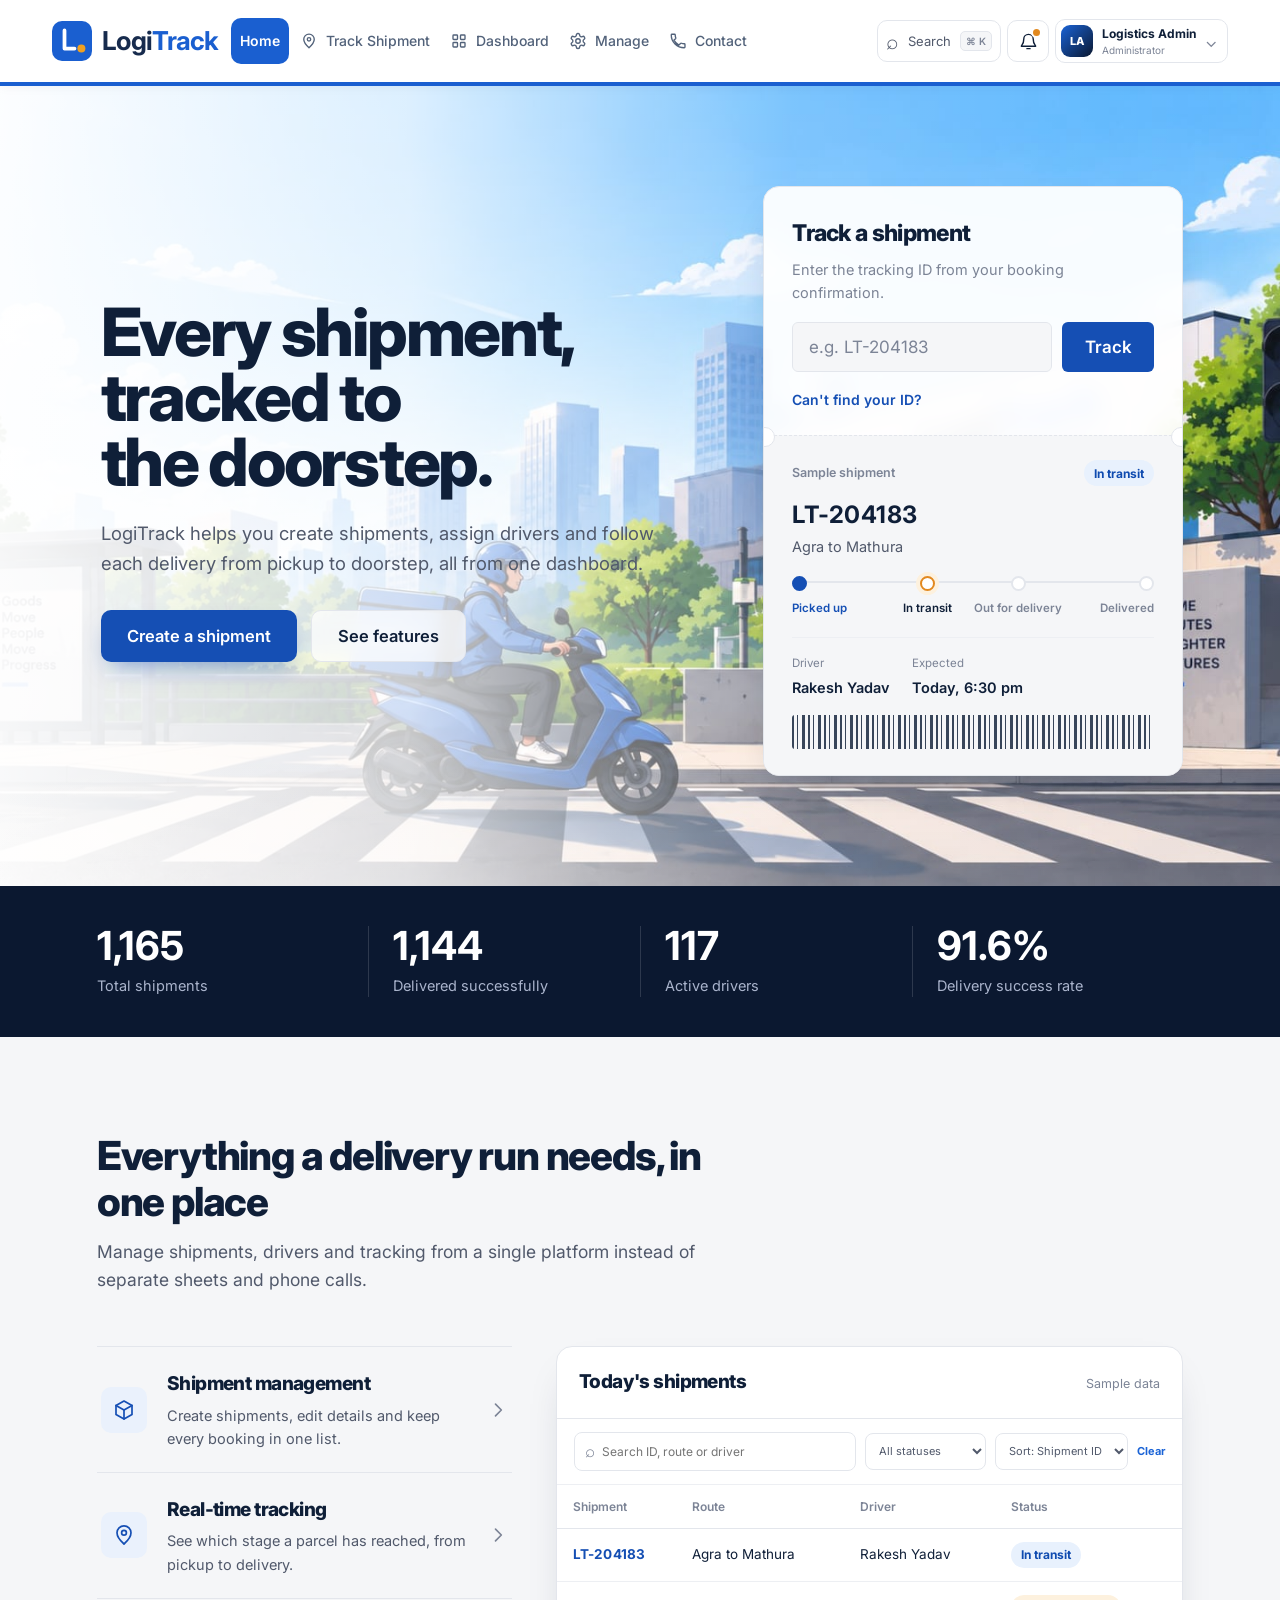
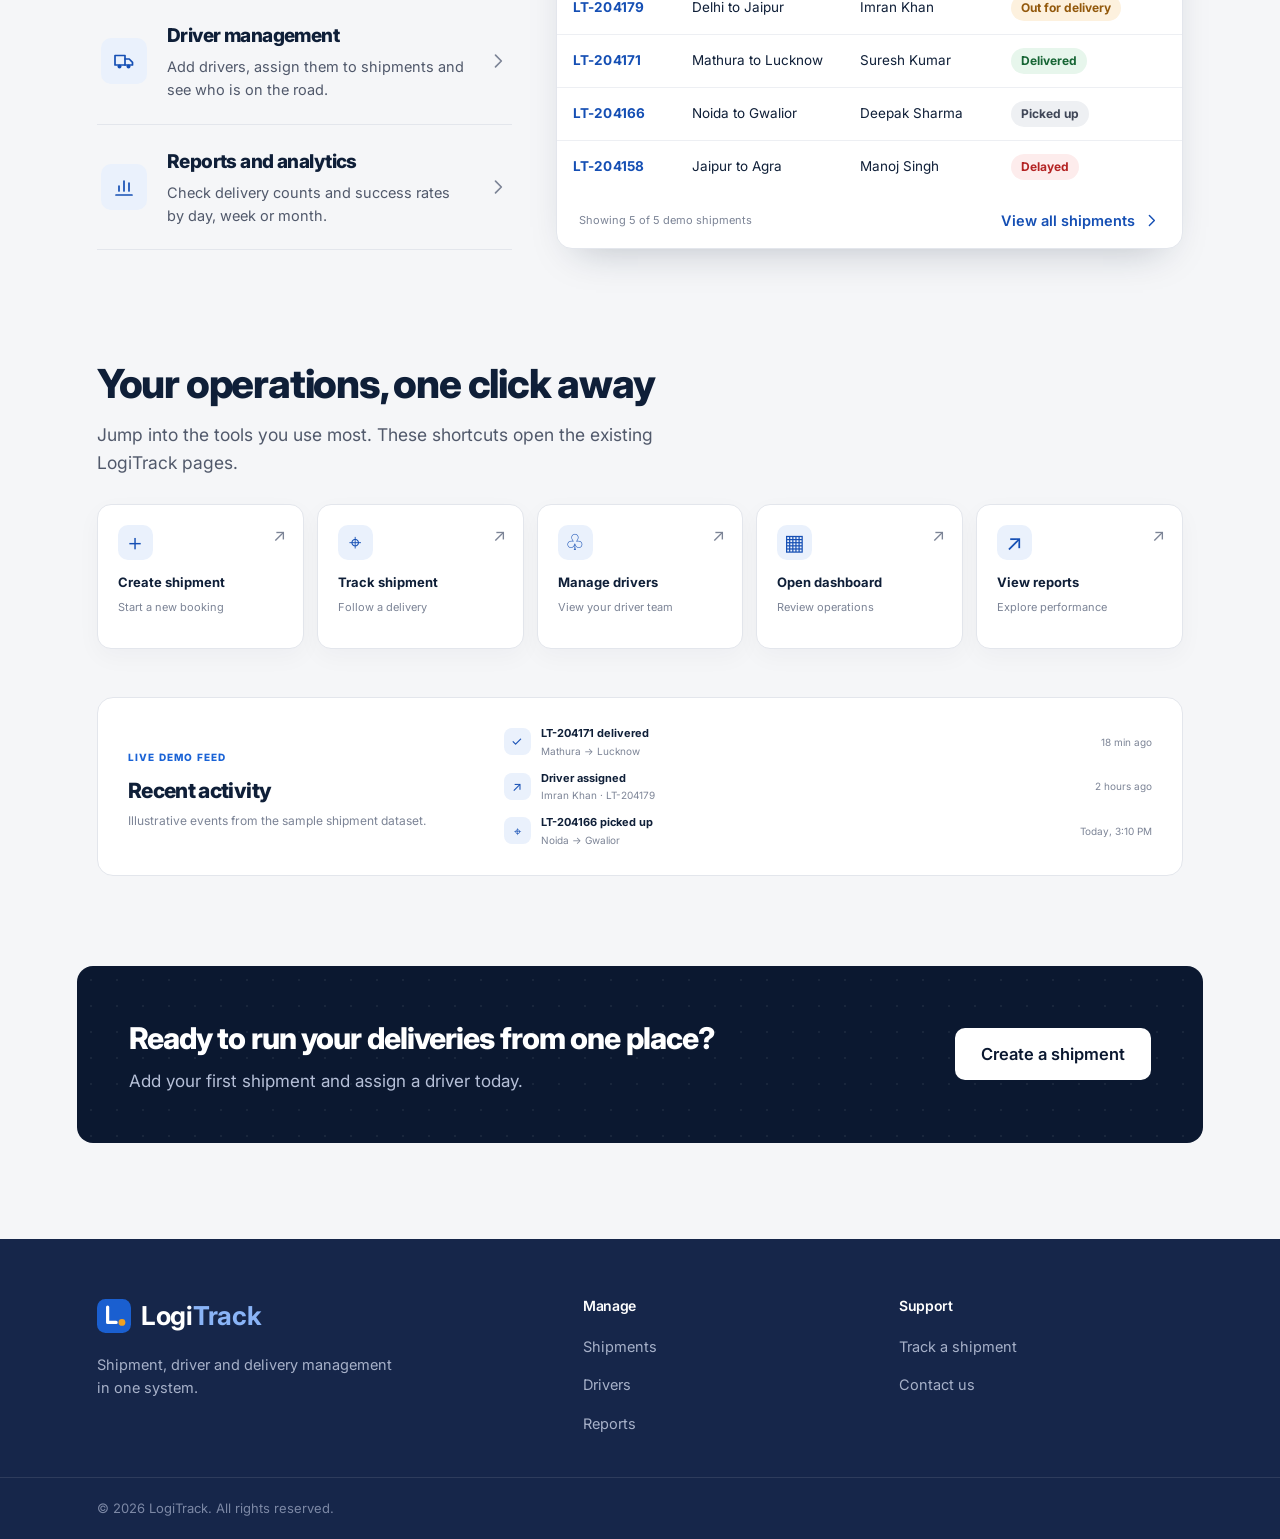
<file: index.html>
<!DOCTYPE html>
<html lang="en">
<head>
    <meta charset="UTF-8">
    <meta name="viewport" content="width=device-width, initial-scale=1.0">
    <title>LogiTrack | Shipment and delivery management</title>
    <meta name="description" content="Create shipments, assign drivers and follow every delivery from pickup to doorstep with LogiTrack.">

    <link rel="preconnect" href="https://fonts.googleapis.com">
    <link rel="preconnect" href="https://fonts.gstatic.com" crossorigin>
    <link href="https://fonts.googleapis.com/css2?family=Inter:wght@400;500;600;700;800&display=swap" rel="stylesheet">
    <link rel="stylesheet" href="style.css">
    <link rel="stylesheet" href="css/shared-navbar.css">
<link rel="stylesheet" href="css/shared-admin.css">
</head>
<body>

<a class="skip-link" href="#main">Skip to main content</a>

<!-- ================= HEADER ================= -->
<header class="site-header">
    <div class="header-inner">
        <a href="index.html" class="logo" aria-label="LogiTrack home">
            <svg class="logo-mark" viewBox="0 0 32 32" aria-hidden="true">
                <rect width="32" height="32" rx="8" fill="#1a5fd0"/>
                <path d="M10 7.5v14.5h8" fill="none" stroke="#fff" stroke-width="3" stroke-linecap="round" stroke-linejoin="round"/>
                <circle cx="23.5" cy="22" r="3.2" fill="#f0a020"/>
            </svg>
            <span class="logo-word">Logi<b>Track</b></span>
        </a>

        <nav class="nav" id="main-nav" aria-label="Main">
            <a href="index.html" aria-current="page">Home</a>

            <a href="tracking.html">
                <svg class="nav-icon" viewBox="0 0 24 24" aria-hidden="true">
                    <path d="M12 21s7-6.1 7-11.2A7 7 0 0 0 5 9.8C5 14.9 12 21 12 21Z"/>
                    <circle cx="12" cy="9.8" r="2.3"/>
                </svg>
                Track Shipment
            </a>

            <!-- Dashboard -->
            <a href="dashboard.html">
                <svg class="nav-icon" viewBox="0 0 24 24" aria-hidden="true">
                    <rect x="4" y="4" width="6" height="6" rx="1"/>
                    <rect x="14" y="4" width="6" height="6" rx="1"/>
                    <rect x="4" y="14" width="6" height="6" rx="1"/>
                    <rect x="14" y="14" width="6" height="6" rx="1"/>
                </svg>
                Dashboard
            </a>

            <a href="manage.html">
                <svg class="nav-icon" viewBox="0 0 24 24" aria-hidden="true">
                    <path d="M12.22 2h-.44a2 2 0 0 0-2 2v.18a2 2 0 0 1-1 1.73l-.43.25a2 2 0 0 1-2 0l-.15-.08a2 2 0 0 0-2.73.73l-.22.38a2 2 0 0 0 .73 2.73l.15.09a2 2 0 0 1 1 1.74v.5a2 2 0 0 1-1 1.74l-.15.09a2 2 0 0 0-.73 2.73l.22.38a2 2 0 0 0 2.73.73l.15-.08a2 2 0 0 1 2 0l.43.25a2 2 0 0 1 1 1.73V20a2 2 0 0 0 2 2h.44a2 2 0 0 0 2-2v-.18a2 2 0 0 1 1-1.73l.43-.25a2 2 0 0 1 2 0l.15.08a2 2 0 0 0 2.73-.73l.22-.38a2 2 0 0 0-.73-2.73l-.15-.09a2 2 0 0 1-1-1.74v-.5a2 2 0 0 1 1-1.74l.15-.09a2 2 0 0 0 .73-2.73l-.22-.38a2 2 0 0 0-2.73-.73l-.15.08a2 2 0 0 1-2 0l-.43-.25a2 2 0 0 1-1-1.73V4a2 2 0 0 0-2-2z"/>
                    <circle cx="12" cy="12" r="3"/>
                </svg>
                Manage
            </a>

            <a href="contact.html">
                <svg class="nav-icon" viewBox="0 0 24 24" aria-hidden="true">
                    <path d="M6.6 10.8a15.7 15.7 0 0 0 6.6 6.6l2.2-2.2a1 1 0 0 1 1.1-.2c1.2.5 2.5.7 3.8.7a1 1 0 0 1 1 1V20a1 1 0 0 1-1 1C10.6 21 3 13.4 3 4a1 1 0 0 1 1-1h3.3a1 1 0 0 1 1 1c0 1.3.2 2.6.7 3.8a1 1 0 0 1-.2 1.1L6.6 10.8Z"/>
                </svg>
                Contact
            </a>
        </nav>

        <div class="header-tools" aria-label="Quick tools">
            <button class="tool-button command-trigger" type="button" aria-label="Open search (Command K)" data-command-open>
                <span aria-hidden="true">⌕</span><span class="tool-label">Search</span><kbd>⌘ K</kbd>
            </button>
            <div class="tool-popover-wrap">
                <button class="icon-button" type="button" aria-label="Notifications" aria-expanded="false" data-notifications-toggle>
                    <svg viewBox="0 0 24 24" aria-hidden="true"><path d="M18 9a6 6 0 0 0-12 0c0 7-3 7-3 9h18c0-2-3-2-3-9M10 21h4"/></svg>
                    <span class="unread-dot" data-unread-dot></span>
                </button>
                <section class="popover-panel notifications-panel" data-notifications-panel hidden aria-label="Notifications">
                    <div class="popover-heading"><div><strong>Notifications</strong><small>Demo activity</small></div><button type="button" class="text-action" data-mark-all>Mark all read</button></div>
                    <div class="notification-list" data-notification-list></div>
                    <button type="button" class="popover-footer-action" data-clear-notifications>Clear notifications</button>
                </section>
            </div>
            <div class="tool-popover-wrap profile-wrap">
                <button class="profile-trigger" type="button" aria-expanded="false" data-profile-toggle>
                    <span class="avatar">LA</span><span class="profile-copy"><strong>Logistics Admin</strong><small>Administrator</small></span>
                    <span class="chevron" aria-hidden="true">⌄</span>
                </button>
                <section class="popover-panel profile-panel" data-profile-panel hidden aria-label="Profile menu">
                    <div class="profile-summary"><span class="avatar avatar-large">LA</span><span><strong>Logistics Admin</strong><small>Demo administrator</small></span></div>
                    <a href="dashboard.html">My Profile <span>↗</span></a>
                    <a href="dashboard.html">Account Settings <span>↗</span></a>
                    <button type="button" data-theme-toggle><span data-theme-label>Switch to dark mode</span><span>◐</span></button>
                    <a href="contact.html">Help &amp; Support <span>↗</span></a>
                    <button type="button" data-demo-session>End demo session <span>↗</span></button>
                </section>
            </div>
        </div>

        <button class="menu-toggle" type="button" aria-label="Open navigation" aria-expanded="false" aria-controls="main-nav">
            <span></span><span></span><span></span>
        </button>
    </div>
</header>

<main id="main">

    <!-- ================= HERO ================= -->
    <section class="hero" aria-labelledby="hero-title">
        <img class="hero-bg-image" src="logitrack-hero.jpg" alt="LogiTrack delivery scene" aria-hidden="true">

        <!-- Route line: dotted = planned route, solid = distance covered -->
        <svg class="hero-scene" viewBox="0 0 1440 230" preserveAspectRatio="xMidYMax slice" aria-hidden="true" focusable="false">

            <!-- flat skyline, purely decorative -->
            <g class="skyline">
                <rect x="60" y="118" width="46" height="72"/>
                <rect x="118" y="96" width="34" height="94"/>
                <rect x="168" y="132" width="52" height="58"/>
                <rect x="960" y="100" width="40" height="90"/>
                <rect x="1010" y="70" width="52" height="120"/>
                <rect x="1074" y="118" width="34" height="72"/>
                <rect x="1160" y="88" width="46" height="102"/>
                <rect x="1218" y="128" width="60" height="62"/>
                <rect x="1300" y="104" width="38" height="86"/>

                <g class="skyline-windows">
                    <rect x="128" y="108" width="6" height="8"/>
                    <rect x="128" y="126" width="6" height="8"/>
                    <rect x="128" y="144" width="6" height="8"/>
                    <rect x="138" y="108" width="6" height="8"/>
                    <rect x="138" y="126" width="6" height="8"/>
                    <rect x="138" y="144" width="6" height="8"/>
                    <rect x="1022" y="84" width="6" height="8"/>
                    <rect x="1022" y="102" width="6" height="8"/>
                    <rect x="1022" y="120" width="6" height="8"/>
                    <rect x="1022" y="138" width="6" height="8"/>
                    <rect x="1036" y="84" width="6" height="8"/>
                    <rect x="1036" y="102" width="6" height="8"/>
                    <rect x="1036" y="120" width="6" height="8"/>
                    <rect x="1036" y="138" width="6" height="8"/>
                    <rect x="1172" y="100" width="6" height="8"/>
                    <rect x="1172" y="118" width="6" height="8"/>
                    <rect x="1172" y="136" width="6" height="8"/>
                    <rect x="1184" y="100" width="6" height="8"/>
                    <rect x="1184" y="118" width="6" height="8"/>
                    <rect x="1184" y="136" width="6" height="8"/>
                </g>
            </g>

            <!-- route the scooter is running -->
            <path class="route-base" d="M-10 190H1450"/>
            <path class="route-done" pathLength="1" d="M-10 190H1450"/>
            <circle class="route-pin pin-1" cx="230" cy="190" r="7"/>
            <circle class="route-pin pin-3" cx="1230" cy="190" r="7"/>

            <!-- speed lines -->
            <g class="speed-lines">
                <line x1="470" y1="150" x2="540" y2="150"/>
                <line x1="450" y1="168" x2="535" y2="168"/>
                <line x1="475" y1="186" x2="530" y2="186"/>
            </g>

            <!-- delivery scooter + rider, flat illustration -->
            <g transform="translate(620 190)">
                <g class="scooter">
                    <ellipse class="scooter-shadow" cx="65" cy="8" rx="90" ry="9"/>

                    <!-- delivery box, sits behind the seat -->
                    <rect class="box" x="0" y="-70" width="44" height="42" rx="6"/>
                    <rect class="box-strap" x="0" y="-52" width="44" height="6"/>
                    <path class="box-mark" d="M12 -55 32 -55 M12 -47 26 -47"/>

                    <!-- single-silhouette scooter body -->
                    <path class="body-main" d="
                        M14 -14
                        C14 -32 26 -42 42 -42
                        C50 -42 57 -40 61 -36
                        C68 -52 85 -63 104 -63
                        C120 -63 132 -53 130 -38
                        L127 -14
                    Z"/>

                    <circle class="headlamp" cx="122" cy="-40" r="5"/>

                    <!-- wheels -->
                    <circle class="wheel-tyre" cx="26" cy="0" r="18"/>
                    <circle class="wheel-hub" cx="26" cy="0" r="7"/>
                    <circle class="wheel-tyre" cx="112" cy="0" r="18"/>
                    <circle class="wheel-hub" cx="112" cy="0" r="7"/>

                    <!-- handlebar -->
                    <path class="handle-stem" d="M104 -63 108 -85"/>
                    <path class="handle-bar" d="M89 -87 L127 -84"/>

                    <!-- rider leg, bent to the footboard -->
                    <path class="rider-dark" d="M56 -36 Q66 -20 82 -13"/>
                    <ellipse class="rider-shoe" cx="84" cy="-12" rx="10" ry="6.5"/>

                    <!-- rider torso + arm, one flowing stroke to the handlebar -->
                    <path class="rider-main" d="M56 -36 Q76 -92 112 -83"/>

                    <!-- head + helmet -->
                    <circle class="helmet-main" cx="84" cy="-95" r="16"/>
                    <path class="helmet-visor" d="M71 -90 C71 -82 77 -77 84 -77 C91 -77 97 -82 97 -90 L94 -90 C94 -85 90 -82 84 -82 C78 -82 74 -85 74 -90Z"/>
                    <path class="helmet-stripe" d="M70 -102 98 -102"/>
                </g>
            </g>
        </svg>

        <div class="hero-inner">
            <div class="hero-copy">
                <h1 id="hero-title">Every shipment, tracked to the doorstep.</h1>
                <p class="hero-lead">
                    LogiTrack helps you create shipments, assign drivers and follow each delivery
                    from pickup to doorstep, all from one dashboard.
                </p>

                <div class="hero-actions">
                    <a href="manage.html" class="btn btn-primary">Create a shipment</a>
                    <a href="#features" class="btn btn-ghost">See features</a>
                </div>
            </div>

            <!-- Waybill-style tracking card -->
            <div class="waybill">
                <div class="waybill-top">
                    <h2>Track a shipment</h2>
                    <p>Enter the tracking ID from your booking confirmation.</p>

                    <form class="track-form" action="tracking.html" method="get">
                        <label class="visually-hidden" for="trackingId">Tracking ID</label>
                        <input id="trackingId" name="trackingId" type="text" placeholder="e.g. LT-204183" autocomplete="off" list="tracking-suggestions" required>
                        <datalist id="tracking-suggestions"><option value="LT-204183"><option value="LT-204179"><option value="LT-204171"><option value="LT-204166"><option value="LT-204158"></datalist>
                        <button type="button" class="track-clear" data-track-clear aria-label="Clear tracking ID" hidden>×</button>
                        <button type="submit" data-track-submit>Track</button>
                    </form>

                    <a href="contact.html" class="help-link">Can't find your ID?</a>
                    <div class="recent-searches" data-recent-searches hidden></div>
                </div>

                <div class="waybill-bottom">
                    <div class="sample-head">
                        <p class="sample-label">Sample shipment</p>
                        <p class="status status-transit">In transit</p>
                    </div>

                    <p class="sample-id">LT-204183</p>
                    <p class="sample-route">Agra to Mathura</p>

                    <ol class="stepper" aria-label="Shipment progress">
                        <li class="is-done">Picked up</li>
                        <li class="is-current" aria-current="step">In transit</li>
                        <li>Out for delivery</li>
                        <li>Delivered</li>
                    </ol>

                    <dl class="sample-meta">
                        <div>
                            <dt>Driver</dt>
                            <dd>Rakesh Yadav</dd>
                        </div>

                        <div>
                            <dt>Expected</dt>
                            <dd>Today, 6:30 pm</dd>
                        </div>
                    </dl>

                    <div class="barcode" aria-hidden="true"></div>
                </div>
            </div>
        </div>
    </section>

    <!-- ================= STATS ================= -->
    <section class="stats" aria-label="LogiTrack in numbers">
        <dl class="stats-list">
            <div class="stat">
                <dt>Total shipments</dt>
                <dd data-count="1248">1,248</dd>
            </div>

            <div class="stat">
                <dt>Delivered successfully</dt>
                <dd data-count="1226">1,226</dd>
            </div>

            <div class="stat">
                <dt>Active drivers</dt>
                <dd data-count="125">125</dd>
            </div>

            <div class="stat">
                <dt>Delivery success rate</dt>
                <dd data-count="98.2" data-suffix="%">98.2%</dd>
            </div>
        </dl>
    </section>

    <!-- ================= FEATURES ================= -->
    <section class="features" id="features" aria-labelledby="features-title">
        <div class="container">

            <div class="section-head">
                <h2 id="features-title">Everything a delivery run needs, in one place</h2>
                <p>Manage shipments, drivers and tracking from a single platform instead of separate sheets and phone calls.</p>
            </div>

            <div class="features-layout">

                <ul class="feature-list">

                    <li>
                        <a href="manage.html" class="feature">
                            <span class="feature-icon">
                                <svg viewBox="0 0 24 24" aria-hidden="true">
                                    <path d="M12 3 4 7.5v9L12 21l8-4.5v-9L12 3Z"/>
                                    <path d="m4 7.5 8 4.5 8-4.5"/>
                                    <path d="M12 12v9"/>
                                </svg>
                            </span>

                            <span class="feature-body">
                                <h3>Shipment management</h3>
                                <p>Create shipments, edit details and keep every booking in one list.</p>
                            </span>

                            <svg class="feature-arrow" viewBox="0 0 24 24" aria-hidden="true">
                                <path d="m9 5 7 7-7 7"/>
                            </svg>
                        </a>
                    </li>

                    <li>
                        <a href="tracking.html" class="feature">
                            <span class="feature-icon">
                                <svg viewBox="0 0 24 24" aria-hidden="true">
                                    <path d="M12 21s7-6.1 7-11.2A7 7 0 0 0 5 9.8C5 14.9 12 21 12 21Z"/>
                                    <circle cx="12" cy="9.8" r="2.4"/>
                                </svg>
                            </span>

                            <span class="feature-body">
                                <h3>Real-time tracking</h3>
                                <p>See which stage a parcel has reached, from pickup to delivery.</p>
                            </span>

                            <svg class="feature-arrow" viewBox="0 0 24 24" aria-hidden="true">
                                <path d="m9 5 7 7-7 7"/>
                            </svg>
                        </a>
                    </li>

                    <li>
                        <a href="manage.html" class="feature">
                            <span class="feature-icon">
                                <svg viewBox="0 0 24 24" aria-hidden="true">
                                    <path d="M3 6.5h10V16H3z"/>
                                    <path d="M13 10h4.2l3.3 3.3V16H13"/>
                                    <circle class="wheel" cx="7.5" cy="17.5" r="2"/>
                                    <circle class="wheel" cx="16.5" cy="17.5" r="2"/>
                                </svg>
                            </span>

                            <span class="feature-body">
                                <h3>Driver management</h3>
                                <p>Add drivers, assign them to shipments and see who is on the road.</p>
                            </span>

                            <svg class="feature-arrow" viewBox="0 0 24 24" aria-hidden="true">
                                <path d="m9 5 7 7-7 7"/>
                            </svg>
                        </a>
                    </li>

                    <li>
                        <a href="dashboard.html" class="feature">
                            <span class="feature-icon">
                                <svg viewBox="0 0 24 24" aria-hidden="true">
                                    <path d="M4 20h16"/>
                                    <path d="M7 16v-5M12 16V6M17 16v-8"/>
                                </svg>
                            </span>

                            <span class="feature-body">
                                <h3>Reports and analytics</h3>
                                <p>Check delivery counts and success rates by day, week or month.</p>
                            </span>

                            <svg class="feature-arrow" viewBox="0 0 24 24" aria-hidden="true">
                                <path d="m9 5 7 7-7 7"/>
                            </svg>
                        </a>
                    </li>

                </ul>

                <!-- Sample dispatch board -->
                <div class="board">
                    <div class="board-head">
                        <h3>Today's shipments</h3>
                        <span>Sample data</span>
                    </div>

                    <div class="board-controls">
                        <label class="board-search"><span class="visually-hidden">Search shipments</span><span aria-hidden="true">⌕</span><input type="search" placeholder="Search ID, route or driver" data-board-search></label>
                        <select aria-label="Filter by shipment status" data-board-filter><option value="all">All statuses</option><option>In transit</option><option>Out for delivery</option><option>Delivered</option><option>Picked up</option><option>Delayed</option></select>
                        <select aria-label="Sort shipments" data-board-sort><option value="id">Sort: Shipment ID</option><option value="route">Sort: Route</option><option value="status">Sort: Status</option></select>
                        <button type="button" class="clear-filters" data-board-clear>Clear</button>
                    </div>
                    <div class="board-scroll">
                        <table>
                            <caption class="visually-hidden">Sample list of today's shipments</caption>

                            <thead>
                                <tr>
                                    <th scope="col">Shipment</th>
                                    <th scope="col">Route</th>
                                    <th scope="col" class="col-driver">Driver</th>
                                    <th scope="col">Status</th>
                                </tr>
                            </thead>

                            <tbody data-shipment-rows>
                                <tr>
                                    <th scope="row">LT-204183</th>
                                    <td>Agra to Mathura</td>
                                    <td class="col-driver">Rakesh Yadav</td>
                                    <td><span class="status status-transit">In transit</span></td>
                                </tr>

                                <tr>
                                    <th scope="row">LT-204179</th>
                                    <td>Delhi to Jaipur</td>
                                    <td class="col-driver">Imran Khan</td>
                                    <td><span class="status status-out">Out for delivery</span></td>
                                </tr>

                                <tr>
                                    <th scope="row">LT-204171</th>
                                    <td>Mathura to Lucknow</td>
                                    <td class="col-driver">Suresh Kumar</td>
                                    <td><span class="status status-done">Delivered</span></td>
                                </tr>

                                <tr>
                                    <th scope="row">LT-204166</th>
                                    <td>Noida to Gwalior</td>
                                    <td class="col-driver">Deepak Sharma</td>
                                    <td><span class="status status-picked">Picked up</span></td>
                                </tr>

                                <tr>
                                    <th scope="row">LT-204158</th>
                                    <td>Jaipur to Agra</td>
                                    <td class="col-driver">Manoj Singh</td>
                                    <td><span class="status status-delayed">Delayed</span></td>
                                </tr>
                            </tbody>
                        </table>
                    </div>

                    <div class="board-foot">
                        <span class="board-result-count" data-board-count>Showing 5 demo shipments</span>
                        <a href="shipments.html" class="board-link">
                            View all shipments
                            <svg viewBox="0 0 24 24" aria-hidden="true">
                                <path d="m9 5 7 7-7 7"/>
                            </svg>
                        </a>
                    </div>
                </div>

            </div>
        </div>
    </section>

    <section class="quick-actions-section" aria-labelledby="quick-actions-title">
        <div class="container">
            <div class="section-head compact-head"><h2 id="quick-actions-title">Your operations, one click away</h2><p>Jump into the tools you use most. These shortcuts open the existing LogiTrack pages.</p></div>
            <div class="quick-actions-grid">
                <a class="quick-action-card" href="shipments.html"><span class="quick-action-icon">＋</span><strong>Create shipment</strong><small>Start a new booking</small><span class="quick-action-arrow">↗</span></a>
                <a class="quick-action-card" href="tracking.html"><span class="quick-action-icon">⌖</span><strong>Track shipment</strong><small>Follow a delivery</small><span class="quick-action-arrow">↗</span></a>
                <a class="quick-action-card" href="drivers.html"><span class="quick-action-icon">♧</span><strong>Manage drivers</strong><small>View your driver team</small><span class="quick-action-arrow">↗</span></a>
                <a class="quick-action-card" href="dashboard.html"><span class="quick-action-icon">▦</span><strong>Open dashboard</strong><small>Review operations</small><span class="quick-action-arrow">↗</span></a>
                <a class="quick-action-card" href="reports.html"><span class="quick-action-icon">↗</span><strong>View reports</strong><small>Explore performance</small><span class="quick-action-arrow">↗</span></a>
            </div>
            <div class="activity-strip"><div><span class="eyebrow">LIVE DEMO FEED</span><h3>Recent activity</h3><p>Illustrative events from the sample shipment dataset.</p></div><ul data-activity-feed></ul></div>
        </div>
    </section>

    <!-- ================= CTA ================= -->
    <section class="cta-wrap" aria-labelledby="cta-title">
        <div class="cta">
            <div class="cta-text">
                <h2 id="cta-title">Ready to run your deliveries from one place?</h2>
                <p>Add your first shipment and assign a driver today.</p>
            </div>

            <a href="manage.html" class="btn btn-light">Create a shipment</a>
        </div>
    </section>

</main>

<!-- ================= FOOTER ================= -->
<footer class="site-footer">
    <div class="container footer-grid">

        <div class="footer-brand">
            <a href="index.html" class="logo" aria-label="LogiTrack home">
                <svg class="logo-mark" viewBox="0 0 32 32" aria-hidden="true">
                    <rect width="32" height="32" rx="8" fill="#1a5fd0"/>
                    <path d="M10 7.5v14.5h8" fill="none" stroke="#fff" stroke-width="3" stroke-linecap="round" stroke-linejoin="round"/>
                    <circle cx="23.5" cy="22" r="3.2" fill="#f0a020"/>
                </svg>
                <span class="logo-word">Logi<b>Track</b></span>
            </a>

            <p>Shipment, driver and delivery management in one system.</p>
        </div>

        <nav class="footer-col" aria-label="Manage">
            <h2>Manage</h2>

            <ul>
                <li><a href="manage.html">Shipments</a></li>
                <li><a href="manage.html">Drivers</a></li>
                <li><a href="manage.html">Reports</a></li>
            </ul>
        </nav>

        <nav class="footer-col" aria-label="Support">
            <h2>Support</h2>

            <ul>
                <li><a href="tracking.html">Track a shipment</a></li>
                <li><a href="contact.html">Contact us</a></li>
                
            </ul>
        </nav>

    </div>

    <div class="footer-bottom">
        <div class="container">
            <p>&copy; 2026 LogiTrack. All rights reserved.</p>
        </div>
    </div>
</footer>

<div class="command-backdrop" data-command-backdrop hidden>
    <section class="command-dialog" role="dialog" aria-modal="true" aria-labelledby="command-title" aria-describedby="command-help">
        <div class="command-search-row"><span aria-hidden="true">⌕</span><input type="search" placeholder="Search pages, shipments and actions..." data-command-input aria-label="Search commands"><kbd>ESC</kbd></div>
        <h2 id="command-title" class="visually-hidden">Quick search</h2>
        <p id="command-help" class="command-hint">Navigate anywhere in LogiTrack. Use ↑ ↓ to move and Enter to select.</p>
        <div class="command-results" data-command-results></div>
        <div class="command-bottom"><span>LOGITRACK QUICK NAVIGATION</span><span><kbd>↑</kbd><kbd>↓</kbd> Navigate <kbd>↵</kbd> Open</span></div>
    </section>
</div>
<div class="toast-region" data-toast-region aria-live="polite" aria-atomic="false"></div>
<button class="back-to-top" type="button" aria-label="Back to top" data-back-to-top>↑</button>
<div class="scroll-progress" data-scroll-progress></div>
<script src="js/shared-admin.js" defer></script>
<script src="script.js" defer></script>

</body>
</html>
</file>
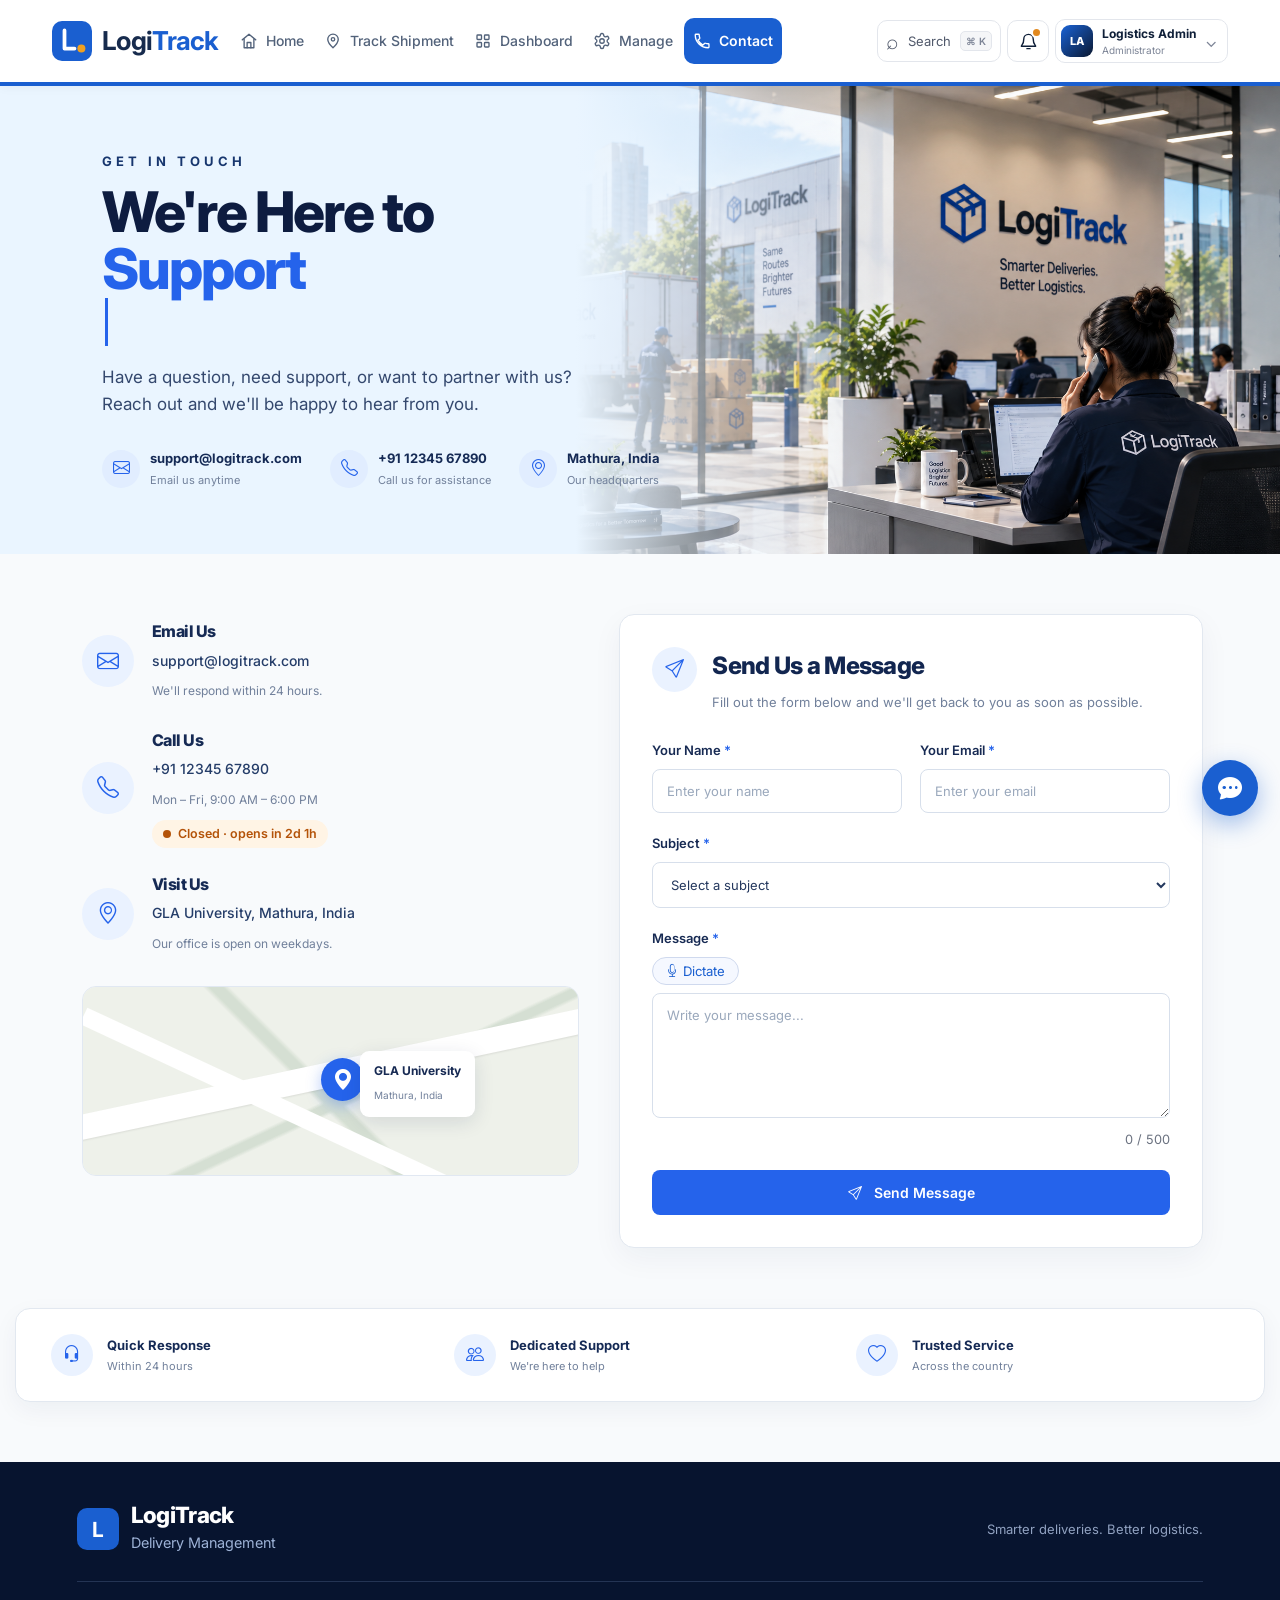
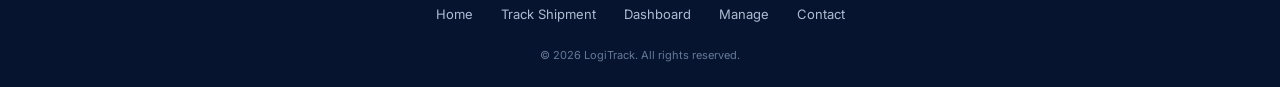
<file: contact.html>
﻿<!DOCTYPE html>
<html lang="en">

<head>
    <meta charset="UTF-8">
    <meta name="viewport" content="width=device-width, initial-scale=1.0">
    <title>Contact Us | LogiTrack</title>

    <!-- Bootstrap Icons -->
    <link rel="stylesheet" href="https://cdn.jsdelivr.net/npm/bootstrap-icons@1.11.3/font/bootstrap-icons.min.css">

    <!-- Shared Website CSS -->
    <link rel="stylesheet" href="style.css">

    <!-- Contact Page CSS -->
    <link rel="stylesheet" href="css/contact.css">

    <!-- Extra styles needed by the JavaScript -->
    <style>
        .field-error { display: block; color: #d93025; margin-top: 6px; font-size: .85rem; }
        input.invalid, select.invalid, textarea.invalid { border-color: #d93025 !important; }
        .char-counter { display: block; text-align: right; color: #6b7280; margin-top: 4px; font-size: .8rem; }

        .form-status { margin-bottom: 14px; border-radius: 8px; font-size: .95rem; }
        .form-status.success { padding: 12px 14px; background: #e6f4ea; color: #137333; }
        .form-status.error { padding: 12px 14px; background: #fdecea; color: #b3261e; }

        /* Active link: white text so it stays readable on the blue button */
        .nav a.active,
        .nav a.active:hover { color: #fff !important; }

        /* Footer logo fix: visible text and styled "L" icon on the dark footer */
        .contact-footer .footer-logo { display: flex; align-items: center; gap: 12px; }
        .contact-footer .footer-logo h2 { color: #fff; margin: 0; font-size: 1.4rem; line-height: 1.2; }
        .contact-footer .footer-logo span { color: #9db2d6; font-size: .9rem; }
        .contact-footer .footer-logo .logo-icon {
            width: 42px; height: 42px; border-radius: 10px; flex-shrink: 0;
            background: #1a5fd0; color: #fff; font-weight: 700; font-size: 1.3rem;
            display: grid; place-items: center;
        }

        .send-button:disabled { opacity: .7; cursor: not-allowed; }

        .copy-toast {
            position: fixed; left: 50%; bottom: 28px; transform: translateX(-50%);
            background: #1f2937; color: #fff; padding: 10px 18px; border-radius: 8px;
            font-size: .9rem; z-index: 999; opacity: 0; pointer-events: none;
            transition: opacity .2s;
        }
        .copy-toast.show { opacity: 1; }

        @media (max-width: 768px) {
            .nav { display: none; }
            .nav.open { display: flex; flex-direction: column; }
        }
    </style>
<link rel="preconnect" href="https://fonts.googleapis.com">
<link rel="preconnect" href="https://fonts.gstatic.com" crossorigin>
<link href="https://fonts.googleapis.com/css2?family=Inter:wght@400;500;600;700;800&display=swap" rel="stylesheet">
<link rel="stylesheet" href="css/shared-navbar.css">
<link rel="stylesheet" href="css/shared-admin.css">
</head>


<body>

    <!-- ================= NAVBAR ================= -->

    <header class="site-header">
    <div class="header-inner">
        <a href="index.html" class="logo" aria-label="LogiTrack home">
            <svg class="logo-mark" viewBox="0 0 32 32" aria-hidden="true">
                <rect width="32" height="32" rx="8" fill="#1a5fd0"/>
                <path d="M10 7.5v14.5h8" fill="none" stroke="#fff" stroke-width="3" stroke-linecap="round" stroke-linejoin="round"/>
                <circle cx="23.5" cy="22" r="3.2" fill="#f0a020"/>
            </svg>
            <span class="logo-word">Logi<b>Track</b></span>
        </a>
        <nav class="nav" id="main-nav" aria-label="Main navigation">
            <a href="index.html">
                <svg class="nav-icon" viewBox="0 0 24 24" aria-hidden="true"><path d="M3 10.5 12 3l9 7.5"/><path d="M5.5 9.5V21h13V9.5"/><path d="M9.5 21v-7h5v7"/></svg>
                <span>Home</span>
            </a>
            <a href="tracking.html">
                <svg class="nav-icon" viewBox="0 0 24 24" aria-hidden="true"><path d="M12 21s7-6.1 7-11.2A7 7 0 0 0 5 9.8C5 14.9 12 21 12 21Z"/><circle cx="12" cy="9.8" r="2.3"/></svg>
                <span>Track Shipment</span>
            </a>
            <a href="dashboard.html">
                <svg class="nav-icon" viewBox="0 0 24 24" aria-hidden="true"><rect x="4" y="4" width="6" height="6" rx="1"/><rect x="14" y="4" width="6" height="6" rx="1"/><rect x="4" y="14" width="6" height="6" rx="1"/><rect x="14" y="14" width="6" height="6" rx="1"/></svg>
                <span>Dashboard</span>
            </a>
            <a href="manage.html">
                <svg class="nav-icon" viewBox="0 0 24 24" aria-hidden="true"><path d="M12.22 2h-.44a2 2 0 0 0-2 2v.18a2 2 0 0 1-1 1.73l-.43.25a2 2 0 0 1-2 0l-.15-.08a2 2 0 0 0-2.73.73l-.22.38a2 2 0 0 0 .73 2.73l.15.09a2 2 0 0 1 1 1.74v.5a2 2 0 0 1-1 1.74l-.15.09a2 2 0 0 0-.73 2.73l.22.38a2 2 0 0 0 2.73.73l.15-.08a2 2 0 0 1 2 0l.43.25a2 2 0 0 1 1 1.73V20a2 2 0 0 0 2 2h.44a2 2 0 0 0 2-2v-.18a2 2 0 0 1 1-1.73l.43-.25a2 2 0 0 1 2 0l.15.08a2 2 0 0 0 2.73-.73l.22-.38a2 2 0 0 0-.73-2.73l-.15-.09a2 2 0 0 1-1-1.74v-.5a2 2 0 0 1 1-1.74l.15-.09a2 2 0 0 0 .73-2.73l-.22-.38a2 2 0 0 0-2.73-.73l-.15.08a2 2 0 0 1-2 0l-.43-.25a2 2 0 0 1-1-1.73V4a2 2 0 0 0-2-2z"/><circle cx="12" cy="12" r="3"/></svg>
                <span>Manage</span>
            </a>
            <a href="contact.html" aria-current="page">
                <svg class="nav-icon" viewBox="0 0 24 24" aria-hidden="true"><path d="M6.6 10.8a15.7 15.7 0 0 0 6.6 6.6l2.2-2.2a1 1 0 0 1 1.1-.2c1.2.5 2.5.7 3.8.7a1 1 0 0 1 1 1V20a1 1 0 0 1-1 1C10.6 21 3 13.4 3 4a1 1 0 0 1 1-1h3.3a1 1 0 0 1 1 1c0 1.3.2 2.6.7 3.8a1 1 0 0 1-.2 1.1L6.6 10.8Z"/></svg>
                <span>Contact</span>
            </a>
        </nav>
        <button class="menu-toggle" type="button" aria-label="Toggle navigation" aria-expanded="false" aria-controls="main-nav">
            <span></span><span></span><span></span>
        </button>
    </div>
</header>


    <!-- ================= HERO SECTION ================= -->

    <section class="contact-hero">
        <div class="contact-hero-content">

            <span class="hero-small-title">GET IN TOUCH</span>

            <h1>We're Here to <span>Help</span></h1>

            <p>
                Have a question, need support, or want to
                partner with us? Reach out and we'll be happy
                to hear from you.
            </p>

            <!-- Quick Contact -->
            <div class="quick-contact">

                <div class="quick-item">
                    <div class="quick-icon"><i class="bi bi-envelope"></i></div>
                    <div>
                        <strong><a href="mailto:support@logitrack.com" style="color:inherit;text-decoration:none;">support@logitrack.com</a></strong>
                        <small>Email us anytime</small>
                    </div>
                </div>

                <div class="quick-item">
                    <div class="quick-icon"><i class="bi bi-telephone"></i></div>
                    <div>
                        <strong><a href="tel:+911234567890" style="color:inherit;text-decoration:none;">+91 12345 67890</a></strong>
                        <small>Call us for assistance</small>
                    </div>
                </div>

                <div class="quick-item">
                    <div class="quick-icon"><i class="bi bi-geo-alt"></i></div>
                    <div>
                        <strong>Mathura, India</strong>
                        <small>Our headquarters</small>
                    </div>
                </div>

            </div>
        </div>
    </section>


    <!-- ================= CONTACT SECTION ================= -->

    <section class="contact-section">
        <div class="contact-wrapper">

            <!-- ========== LEFT SIDE ========== -->
            <div class="contact-information">

                <!-- EMAIL -->
                <div class="info-card">
                    <div class="info-icon"><i class="bi bi-envelope"></i></div>
                    <div>
                        <h3>Email Us</h3>
                        <p><a href="mailto:support@logitrack.com" style="color:inherit;text-decoration:none;">support@logitrack.com</a></p>
                        <span>We'll respond within 24 hours.</span>
                    </div>
                </div>

                <!-- PHONE -->
                <div class="info-card">
                    <div class="info-icon"><i class="bi bi-telephone"></i></div>
                    <div>
                        <h3>Call Us</h3>
                        <p><a href="tel:+911234567890" style="color:inherit;text-decoration:none;">+91 12345 67890</a></p>
                        <span>Mon &ndash; Fri, 9:00 AM &ndash; 6:00 PM</span>
                    </div>
                </div>

                <!-- ADDRESS -->
                <div class="info-card">
                    <div class="info-icon"><i class="bi bi-geo-alt"></i></div>
                    <div>
                        <h3>Visit Us</h3>
                        <p>GLA University, Mathura, India</p>
                        <span>Our office is open on weekdays.</span>
                    </div>
                </div>

                <!-- ========== MAP ========== -->
                <div class="map-box">
                    <div class="map-background">
                        <div class="map-road road-one"></div>
                        <div class="map-road road-two"></div>
                        <div class="map-road road-three"></div>

                        <div class="map-pin">
                            <i class="bi bi-geo-alt-fill"></i>
                        </div>

                        <div class="map-label">
                            <strong>GLA University</strong>
                            <span>Mathura, India</span>
                        </div>
                    </div>
                </div>

            </div>


            <!-- ========== RIGHT SIDE FORM ========== -->
            <div class="contact-form-card">

                <div class="form-heading">
                    <div class="form-icon"><i class="bi bi-send"></i></div>
                    <div>
                        <h2>Send Us a Message</h2>
                        <p>
                            Fill out the form below and we'll
                            get back to you as soon as possible.
                        </p>
                    </div>
                </div>

                <form id="contact-form" novalidate>

                    <!-- NAME + EMAIL -->
                    <div class="form-row">

                        <div class="form-group">
                            <label for="name">Your Name <span>*</span></label>
                            <input type="text" id="name" name="name" placeholder="Enter your name" autocomplete="name" required>
                        </div>

                        <div class="form-group">
                            <label for="email">Your Email <span>*</span></label>
                            <input type="email" id="email" name="email" placeholder="Enter your email" autocomplete="email" required>
                        </div>

                    </div>

                    <!-- SUBJECT -->
                    <div class="form-group">
                        <label for="subject">Subject <span>*</span></label>
                        <select id="subject" name="subject" required>
                            <option value="">Select a subject</option>
                            <option>Shipment Support</option>
                            <option>Delivery Issue</option>
                            <option>Business Enquiry</option>
                            <option>Technical Support</option>
                            <option>Other</option>
                        </select>
                    </div>

                    <!-- MESSAGE -->
                    <div class="form-group">
                        <label for="message">Message <span>*</span></label>
                        <textarea id="message" name="message" rows="6" maxlength="500" placeholder="Write your message..." required></textarea>
                    </div>

                    <!-- STATUS MESSAGE -->
                    <div id="form-status" class="form-status" role="status" aria-live="polite"></div>

                    <!-- SUBMIT -->
                    <button type="submit" class="send-button">
                        <i class="bi bi-send"></i>
                        Send Message
                    </button>

                </form>
            </div>

        </div>
    </section>


    <!-- ================= SUPPORT STRIP ================= -->

    <section class="support-strip">

        <div class="support-item">
            <div class="support-icon"><i class="bi bi-headset"></i></div>
            <div>
                <strong>Quick Response</strong>
                <span>Within 24 hours</span>
            </div>
        </div>

        <div class="support-item">
            <div class="support-icon"><i class="bi bi-people"></i></div>
            <div>
                <strong>Dedicated Support</strong>
                <span>We're here to help</span>
            </div>
        </div>

        <div class="support-item">
            <div class="support-icon"><i class="bi bi-heart"></i></div>
            <div>
                <strong>Trusted Service</strong>
                <span>Across the country</span>
            </div>
        </div>

    </section>


    <!-- ================= FOOTER ================= -->

    <footer class="contact-footer">

        <div class="footer-brand">
            <div class="footer-logo">
                <div class="logo-icon">L</div>
                <div>
                    <h2>LogiTrack</h2>
                    <span>Delivery Management</span>
                </div>
            </div>
            <p>Smarter deliveries. Better logistics.</p>
        </div>

        <div class="footer-links">
            <a href="index.html">Home</a>
            <a href="tracking.html">Track Shipment</a>
            <a href="dashboard.html">Dashboard</a>
            <a href="manage.html">Manage</a>
            <a href="contact.html">Contact</a>
        </div>

        <p class="copyright">&copy; 2026 LogiTrack. All rights reserved.</p>

    </footer>

    <!-- Copy toast -->
    <div class="copy-toast" id="copy-toast" role="status" aria-live="polite"></div>


    <!-- ================= JAVASCRIPT ================= -->
    <!-- ================= JAVASCRIPT ================= -->
<script>
document.addEventListener('DOMContentLoaded', function () {
  'use strict';

  var $ = function (s, c) { return (c || document).querySelector(s); };
  var $$ = function (s, c) { return Array.prototype.slice.call((c || document).querySelectorAll(s)); };
  function safe(fn) { try { return fn(); } catch (e) { return null; } }
  function fire(el, type) { el.dispatchEvent(new Event(type, { bubbles: true })); }
  var reduced = window.matchMedia && matchMedia('(prefers-reduced-motion: reduce)').matches;

  var toggle = $('.menu-toggle'), nav = $('#main-nav');
  var form = $('#contact-form'), statusBox = $('#form-status');
  var submitBtn = $('.send-button', form);
  var messageField = form.elements['message'];
  var subjectField = form.elements['subject'];
  var emailField = form.elements['email'];
  var toastEl = $('#copy-toast'), toastTimer;

  function toast(t) {
    toastEl.textContent = t;
    toastEl.classList.add('show');
    clearTimeout(toastTimer);
    toastTimer = setTimeout(function () { toastEl.classList.remove('show'); }, 2000);
  }

  /* ---------- INJECTED CSS FOR NEW FEATURES ---------- */
  var st = document.createElement('style');
  st.textContent =
    '.rv{opacity:0;transform:translateY(26px);transition:opacity .7s ease,transform .7s ease}' +
    '.rv.rv-in{opacity:1;transform:none}' +
    '.site-header{transition:box-shadow .3s}.site-header.scrolled{box-shadow:0 6px 24px rgba(15,30,60,.12)}' +
    '.type-caret{display:inline-block;width:3px;height:.85em;background:currentColor;margin-left:3px;vertical-align:-.05em;animation:lt-blink 1s steps(1) infinite}' +
    '@keyframes lt-blink{50%{opacity:0}}' +
    '.office-badge{display:flex;width:fit-content;align-items:center;gap:7px;margin-top:8px;padding:4px 11px;border-radius:999px;font-size:.78rem;font-weight:600}' +
    '.office-badge.open{background:#e6f4ea;color:#137333}.office-badge.closed{background:#fff4e5;color:#b45309}' +
    '.office-badge i{width:8px;height:8px;border-radius:50%;background:currentColor}' +
    '.office-badge.open i{animation:lt-pulse 1.6s infinite}' +
    '@keyframes lt-pulse{0%{box-shadow:0 0 0 0 rgba(19,115,51,.5)}100%{box-shadow:0 0 0 8px rgba(19,115,51,0)}}' +
    '.tools-row{display:flex;flex-wrap:wrap;gap:8px;margin-bottom:8px}' +
    '.tool-btn{border:1px solid #cfd9ee;background:#f5f8ff;color:#1a5fd0;border-radius:999px;padding:5px 13px;font-size:.82rem;cursor:pointer;font-family:inherit}' +
    '.tool-btn:hover{background:#e6eeff}.tool-btn.rec{background:#fdecea;color:#b3261e;border-color:#f3b7b2}' +
    '.hint{display:block;margin-top:6px;font-size:.84rem;color:#6b7280}.hint.warn{color:#b45309}' +
    '.hint button{border:0;background:none;color:#1a5fd0;font-weight:600;cursor:pointer;padding:0;font:inherit;text-decoration:underline}' +
    '.char-counter.warn{color:#b45309}.char-counter.max{color:#d93025;font-weight:600}' +
    '.send-button{position:relative;overflow:hidden}' +
    '.ripple{position:absolute;border-radius:50%;background:rgba(255,255,255,.45);transform:scale(0);animation:lt-rip .6s linear;pointer-events:none}' +
    '@keyframes lt-rip{to{transform:scale(4);opacity:0}}' +
    '.to-top{position:fixed;right:22px;bottom:24px;width:46px;height:46px;border-radius:50%;border:0;cursor:pointer;display:grid;place-items:center;opacity:0;transform:translateY(12px);pointer-events:none;transition:.3s;z-index:900;background:conic-gradient(#1a5fd0 var(--p,0%),#dbe4f5 0)}' +
    '.to-top::before{content:"";position:absolute;inset:4px;border-radius:50%;background:#fff}' +
    '.to-top i{position:relative;color:#1a5fd0}.to-top.show{opacity:1;transform:none;pointer-events:auto}' +
    '.ticket-line{display:block;margin-top:6px;font-weight:600}' +
    '.ticket-line button{margin-left:8px;border:1px solid currentColor;background:none;color:inherit;border-radius:6px;padding:1px 8px;cursor:pointer;font-size:.8rem}' +
    '.lt-confetti{position:fixed;inset:0;pointer-events:none;z-index:1000}' +
    '@media (prefers-reduced-motion:reduce){.rv{opacity:1;transform:none;transition:none}}';
  document.head.appendChild(st);


  /* ---------- 1. MOBILE MENU ---------- */
  function closeMenu() {
    nav.classList.remove('open');
    toggle.setAttribute('aria-expanded', 'false');
  }
  toggle.addEventListener('click', function () {
    toggle.setAttribute('aria-expanded', String(nav.classList.toggle('open')));
  });
  $$('a', nav).forEach(function (l) { l.addEventListener('click', closeMenu); });
  window.addEventListener('resize', function () { if (window.innerWidth > 768) closeMenu(); });


  /* ---------- 2. ACTIVE NAV LINK ---------- */
  var currentPage = location.pathname.split('/').pop() || 'index.html';
  $$('a', nav).forEach(function (l) {
    if (l.getAttribute('href') === currentPage) {
      l.classList.add('active');
      l.setAttribute('aria-current', 'page');
    }
  });


  /* ---------- 3. CLICK-TO-COPY ADDRESS + MAP LINK ---------- */
  var addressCard = $$('.info-card')[2];
  if (addressCard) {
    addressCard.style.cursor = 'pointer';
    addressCard.title = 'Click to copy address';
    addressCard.addEventListener('click', function () {
      if (!navigator.clipboard) return;
      navigator.clipboard.writeText('GLA University, Mathura, India').then(
        function () { toast('Address copied'); },
        function () { toast('Could not copy address'); });
    });
  }
  var mapBox = $('.map-box');
  if (mapBox) {
    mapBox.style.cursor = 'pointer';
    mapBox.title = 'Open in Google Maps';
    mapBox.addEventListener('click', function () {
      window.open('https://www.google.com/maps/search/?api=1&query=' +
        encodeURIComponent('GLA University, Mathura'), '_blank', 'noopener');
    });
  }


  /* ---------- 4. SCROLL-REVEAL ANIMATIONS ---------- */
  if ('IntersectionObserver' in window && !reduced) {
    var io = new IntersectionObserver(function (entries) {
      entries.forEach(function (en) {
        if (!en.isIntersecting) return;
        en.target.classList.add('rv-in');
        io.unobserve(en.target);
        setTimeout(function () { en.target.style.transitionDelay = ''; }, 1000);
      });
    }, { threshold: 0.12 });
    $$('.info-card, .map-box, .contact-form-card, .support-item, .quick-item').forEach(function (el, i) {
      el.classList.add('rv');
      el.style.transitionDelay = (i % 3) * 90 + 'ms';
      io.observe(el);
    });
  }


  /* ---------- 5. TYPEWRITER WORD IN HERO TITLE ---------- */
  var heroWord = $('.contact-hero h1 span');
  if (heroWord && !reduced) {
    var words = ['Help', 'Support', 'Guide', 'Assist'], wi = 0, ci = words[0].length, deleting = true;
    var caret = document.createElement('span');
    caret.className = 'type-caret';
    heroWord.insertAdjacentElement('afterend', caret);
    (function tick() {
      var delay;
      if (deleting) {
        ci--; delay = 55;
        if (ci <= 0) { deleting = false; wi = (wi + 1) % words.length; delay = 300; }
      } else {
        ci++; delay = 110;
        if (ci >= words[wi].length) { deleting = true; delay = 1800; }
      }
      heroWord.textContent = words[wi].slice(0, Math.max(ci, 0)) || '\u00a0';
      setTimeout(tick, delay);
    })();
  }


  /* ---------- 6. LIVE OPEN / CLOSED BADGE (India time) ---------- */
  var phoneSpan = $$('.info-card')[1] && $('span', $$('.info-card')[1]);
  if (phoneSpan && window.Intl) {
    var badge = document.createElement('div');
    phoneSpan.insertAdjacentElement('afterend', badge);
    var OPEN = 540, CLOSE = 1080;
    var nowIST = function () {
      var o = {};
      new Intl.DateTimeFormat('en-US', { timeZone: 'Asia/Kolkata', weekday: 'short', hour: 'numeric', minute: 'numeric', hour12: false })
        .formatToParts(new Date()).forEach(function (p) { o[p.type] = p.value; });
      return { d: ['Sun', 'Mon', 'Tue', 'Wed', 'Thu', 'Fri', 'Sat'].indexOf(o.weekday), m: (+o.hour % 24) * 60 + +o.minute };
    };
    var fmt = function (mins) {
      var d = Math.floor(mins / 1440), h = Math.floor((mins % 1440) / 60), m = mins % 60;
      return d ? d + 'd ' + h + 'h' : (h ? h + 'h ' : '') + m + 'm';
    };
    var minsUntilOpen = function (t) {
      for (var i = 0; i < 8; i++) {
        var day = (t.d + i) % 7;
        if (day >= 1 && day <= 5) {
          if (i === 0 && t.m < OPEN) return OPEN - t.m;
          if (i > 0) return i * 1440 - t.m + OPEN;
        }
      }
      return 0;
    };
    var renderStatus = function () {
      var t = nowIST(), isOpen = t.d >= 1 && t.d <= 5 && t.m >= OPEN && t.m < CLOSE;
      badge.className = 'office-badge ' + (isOpen ? 'open' : 'closed');
      badge.innerHTML = '<i></i>' + (isOpen
        ? 'Open now \u00b7 closes in ' + fmt(CLOSE - t.m)
        : 'Closed \u00b7 opens in ' + fmt(minsUntilOpen(t)));
    };
    renderStatus();
    setInterval(renderStatus, 30000);
  }


  /* ---------- 7. FORM: COUNTER, VALIDATION, SMART FIELDS ---------- */
  var counter = document.createElement('small');
  counter.className = 'char-counter';
  messageField.insertAdjacentElement('afterend', counter);

  var urgentHint = document.createElement('small');
  urgentHint.className = 'hint warn';
  urgentHint.style.display = 'none';
  urgentHint.textContent = '\u26a1 This looks urgent. We will mark it as high priority.';
  counter.insertAdjacentElement('afterend', urgentHint);
  var URGENT = /\b(urgent|asap|emergency|immediately|lost|damaged|stolen|missing|broken)\b/i;

  function updateCounter() {
    var len = messageField.value.length, max = messageField.maxLength;
    counter.textContent = len + ' / ' + max;
    counter.classList.toggle('warn', len >= max * 0.9 && len < max * 0.98);
    counter.classList.toggle('max', len >= max * 0.98);
    urgentHint.style.display = URGENT.test(messageField.value) ? 'block' : 'none';
  }
  messageField.addEventListener('input', updateCounter);
  updateCounter();

  var rules = {
    name: function (v) { return v.trim().length < 2 ? 'Enter your name (at least 2 characters).' : ''; },
    email: function (v) { return /^[^\s@]+@[^\s@]+\.[^\s@]{2,}$/.test(v.trim()) ? '' : 'Enter a valid email address.'; },
    subject: function (v) { return v === '' ? 'Select a subject.' : ''; },
    message: function (v) { return v.trim().length < 10 ? 'Write at least 10 characters.' : ''; }
  };

  function showError(field, msg) {
    var group = field.closest('.form-group'), err = $('.field-error', group);
    if (!err) { err = document.createElement('small'); err.className = 'field-error'; group.appendChild(err); }
    err.textContent = msg;
    field.classList.toggle('invalid', !!msg);
    field.setAttribute('aria-invalid', msg ? 'true' : 'false');
  }
  function validateField(field) {
    var msg = rules[field.name](field.value);
    showError(field, msg);
    return !msg;
  }
  Object.keys(rules).forEach(function (name) {
    var field = form.elements[name];
    field.addEventListener('blur', function () { validateField(field); });
    ['input', 'change'].forEach(function (ev) {
      field.addEventListener(ev, function () { if (field.classList.contains('invalid')) validateField(field); });
    });
  });
  function setStatus(type, text) {
    statusBox.className = 'form-status ' + type;
    statusBox.textContent = text;
  }

  // Tracking ID field: only shown for shipment-related subjects
  var trackGroup = document.createElement('div');
  trackGroup.className = 'form-group';
  trackGroup.style.display = 'none';
  trackGroup.innerHTML =
    '<label for="tracking">Tracking ID <small style="font-weight:400;color:#6b7280">(optional)</small></label>' +
    '<input type="text" id="tracking" name="tracking" placeholder="e.g. LT-20260123" autocomplete="off" maxlength="24">';
  subjectField.closest('.form-group').insertAdjacentElement('afterend', trackGroup);
  var tracking = $('#tracking');
  var TRACK_RE = /^[A-Z0-9-]{6,24}$/;
  function trackingVisible() { return trackGroup.style.display !== 'none'; }
  tracking.addEventListener('input', function () {
    tracking.value = tracking.value.toUpperCase().replace(/[^A-Z0-9-]/g, '');
    if (tracking.classList.contains('invalid') && TRACK_RE.test(tracking.value)) showError(tracking, '');
  });

  // Message templates + voice dictation
  var templates = {
    'Shipment Support': 'Hi LogiTrack team, I need an update on my shipment. It was booked on ___ and has not moved for ___ days. Please check its current status.',
    'Delivery Issue': 'Hello, my delivery was due on ___ but I have not received it. Please look into it and let me know what went wrong.',
    'Business Enquiry': 'Hello, I am interested in partnering with LogiTrack for ___. Please share your service details and pricing.',
    'Technical Support': 'Hi, I am facing a problem on the website: ___. It happens when I ___.'
  };
  var row = document.createElement('div');
  row.className = 'tools-row';
  messageField.insertAdjacentElement('beforebegin', row);

  var tplBtn = document.createElement('button');
  tplBtn.type = 'button';
  tplBtn.className = 'tool-btn';
  tplBtn.style.display = 'none';
  tplBtn.innerHTML = '<i class="bi bi-magic"></i> Insert template';
  row.appendChild(tplBtn);
  tplBtn.addEventListener('click', function () {
    var t = templates[subjectField.value];
    if (!t) return;
    var cur = messageField.value.trim(), start = cur ? cur.length + 2 : 0;
    messageField.value = ((cur ? cur + '\n\n' : '') + t).slice(0, messageField.maxLength);
    fire(messageField, 'input');
    messageField.focus();
    var i = messageField.value.indexOf('___', start);
    if (i > -1) messageField.setSelectionRange(i, i + 3);
  });

  var SR = window.SpeechRecognition || window.webkitSpeechRecognition;
  if (SR) {
    var mic = document.createElement('button');
    mic.type = 'button';
    mic.className = 'tool-btn';
    mic.innerHTML = '<i class="bi bi-mic"></i> Dictate';
    row.appendChild(mic);
    var rec = new SR(), listening = false;
    rec.lang = 'en-IN';
    rec.continuous = true;
    rec.interimResults = false;
    mic.addEventListener('click', function () {
      if (listening) { rec.stop(); return; }
      try { rec.start(); } catch (e) {}
    });
    rec.onstart = function () { listening = true; mic.classList.add('rec'); mic.innerHTML = '<i class="bi bi-stop-circle"></i> Stop'; };
    rec.onend = function () { listening = false; mic.classList.remove('rec'); mic.innerHTML = '<i class="bi bi-mic"></i> Dictate'; };
    rec.onerror = function () { toast('Microphone not available'); };
    rec.onresult = function (ev) {
      var txt = '';
      for (var i = ev.resultIndex; i < ev.results.length; i++) {
        if (ev.results[i].isFinal) txt += ev.results[i][0].transcript;
      }
      if (txt) {
        messageField.value = (messageField.value + ' ' + txt).trim().slice(0, messageField.maxLength);
        fire(messageField, 'input');
      }
    };
  }

  function syncSubject() {
    var v = subjectField.value;
    trackGroup.style.display = (v === 'Shipment Support' || v === 'Delivery Issue') ? '' : 'none';
    tplBtn.style.display = templates[v] ? '' : 'none';
    if (!trackingVisible()) showError(tracking, '');
  }
  subjectField.addEventListener('change', syncSubject);

  // Email typo suggestion + name tidy-up
  var emailHint = document.createElement('small');
  emailHint.className = 'hint';
  emailHint.style.display = 'none';
  emailField.closest('.form-group').appendChild(emailHint);
  var typos = {
    'gmial.com': 'gmail.com', 'gmai.com': 'gmail.com', 'gmal.com': 'gmail.com', 'gamil.com': 'gmail.com',
    'gmail.con': 'gmail.com', 'gmail.co': 'gmail.com', 'hotmial.com': 'hotmail.com', 'hotmal.com': 'hotmail.com',
    'yaho.com': 'yahoo.com', 'yahooo.com': 'yahoo.com', 'outlok.com': 'outlook.com'
  };
  emailField.addEventListener('blur', function () {
    var v = emailField.value.trim(), at = v.lastIndexOf('@');
    var fix = at > 0 && typos[v.slice(at + 1).toLowerCase()];
    if (!fix) { emailHint.style.display = 'none'; return; }
    var suggestion = v.slice(0, at + 1) + fix;
    var b = document.createElement('button');
    b.type = 'button';
    b.textContent = suggestion;
    b.addEventListener('click', function () {
      emailField.value = suggestion;
      emailHint.style.display = 'none';
      fire(emailField, 'input');
    });
    emailHint.textContent = 'Did you mean ';
    emailHint.appendChild(b);
    emailHint.appendChild(document.createTextNode('?'));
    emailHint.style.display = 'block';
  });
  form.elements['name'].addEventListener('blur', function (e) {
    var f = e.target;
    if (f.value && f.value === f.value.toLowerCase()) {
      f.value = f.value.replace(/\b\w/g, function (c) { return c.toUpperCase(); });
    }
  });


  /* ---------- 8. DRAFT AUTOSAVE ---------- */
  var DRAFT_KEY = 'logitrack_draft', FIELDS = ['name', 'email', 'subject', 'message', 'tracking'], saveT;
  function saveDraft() {
    clearTimeout(saveT);
    saveT = setTimeout(function () {
      safe(function () {
        var d = {}, any = false;
        FIELDS.forEach(function (n) { d[n] = form.elements[n].value; if (d[n]) any = true; });
        if (any) localStorage.setItem(DRAFT_KEY, JSON.stringify(d)); else localStorage.removeItem(DRAFT_KEY);
      });
    }, 400);
  }
  form.addEventListener('input', saveDraft);
  form.addEventListener('change', saveDraft);

  var draft = safe(function () { return JSON.parse(localStorage.getItem(DRAFT_KEY) || 'null'); });
  if (draft && FIELDS.some(function (n) { return draft[n]; })) {
    FIELDS.forEach(function (n) { if (draft[n]) form.elements[n].value = draft[n]; });
    syncSubject();
    updateCounter();
    toast('Draft restored');
  }
  form.addEventListener('reset', function () {
    safe(function () { localStorage.removeItem(DRAFT_KEY); });
    setTimeout(function () { syncSubject(); updateCounter(); emailHint.style.display = 'none'; }, 0);
  });


  /* ---------- 9. SUBMIT ---------- */
  var lastSent = 0;

  form.addEventListener('submit', function (e) {
    e.preventDefault();
    setStatus('', '');

    var allValid = true;
    Object.keys(rules).forEach(function (n) { if (!validateField(form.elements[n])) allValid = false; });
    var tv = trackingVisible() ? tracking.value.trim() : '';
    if (tv && !TRACK_RE.test(tv)) {
      showError(tracking, 'Tracking IDs use 6-24 letters, numbers or hyphens.');
      allValid = false;
    }
    if (!allValid) {
      setStatus('error', 'Fix the highlighted fields and try again.');
      var bad = $('.invalid', form);
      if (bad) bad.focus();
      return;
    }
    if (Date.now() - lastSent < 15000) {
      setStatus('error', 'Please wait a few seconds before sending another message.');
      return;
    }

    var msg = messageField.value.trim(), urgent = URGENT.test(msg), tags = [];
    if (tv) tags.push('[Tracking ID: ' + tv + ']');
    if (urgent) tags.push('[Priority: HIGH]');
    var ticket = 'LT-' + Date.now().toString(36).toUpperCase().slice(-6) + Math.random().toString(36).slice(2, 4).toUpperCase();

    var data = {
      ticket: ticket,
      name: form.elements['name'].value.trim(),
      email: emailField.value.trim(),
      subject: subjectField.value,
      trackingId: tv,
      priority: urgent ? 'high' : 'normal',
      message: (tags.length ? tags.join(' ') + '\n' : '') + msg,
      sentAt: new Date().toISOString()
    };

    submitBtn.disabled = true;
    submitBtn.textContent = 'Sending...';

    sendMessage(data)
      .then(function () {
        lastSent = Date.now();
        setStatus('success', 'Thanks ' + data.name + '! Your message was sent. We will reply within 24 hours.');
        showTicket(ticket);
        confetti();
        form.reset();
        updateCounter();
        Object.keys(rules).forEach(function (n) { showError(form.elements[n], ''); });
      })
      .catch(function () {
        setStatus('error', 'Message not sent. Try again, or email support@logitrack.com.');
      })
      .finally(function () {
        submitBtn.disabled = false;
        submitBtn.innerHTML = '<i class="bi bi-send"></i> Send Message';
      });
  });

  /*
   * sendMessage(data): DEMO MODE saves to localStorage after 1 second.
   * REAL MODE: replace the body with a fetch to your backend or Formspree:
   *
   *   return fetch('https://formspree.io/f/YOUR_FORM_ID', {
   *     method: 'POST',
   *     headers: { 'Content-Type': 'application/json', 'Accept': 'application/json' },
   *     body: JSON.stringify(data)
   *   }).then(function (res) { if (!res.ok) throw new Error('Request failed'); });
   */
  function sendMessage(data) {
    return new Promise(function (resolve, reject) {
      setTimeout(function () {
        try {
          var saved = JSON.parse(localStorage.getItem('logitrack_messages') || '[]');
          saved.push(data);
          localStorage.setItem('logitrack_messages', JSON.stringify(saved));
          resolve();
        } catch (err) { reject(err); }
      }, 1000);
    });
  }

  function showTicket(id) {
    var line = document.createElement('span');
    line.className = 'ticket-line';
    line.textContent = 'Ticket ID: ' + id;
    var copy = document.createElement('button');
    copy.type = 'button';
    copy.textContent = 'Copy';
    copy.addEventListener('click', function () {
      if (navigator.clipboard) navigator.clipboard.writeText(id).then(function () { toast('Ticket ID copied'); });
    });
    line.appendChild(copy);
    statusBox.appendChild(line);
  }

  function confetti() {
    if (reduced) return;
    var c = document.createElement('canvas');
    c.className = 'lt-confetti';
    c.width = window.innerWidth;
    c.height = window.innerHeight;
    document.body.appendChild(c);
    var x = c.getContext('2d'), cols = ['#1a5fd0', '#f0a020', '#34a853', '#ffffff'], ps = [], i;
    for (i = 0; i < 140; i++) {
      ps.push({ x: c.width / 2, y: c.height * 0.6, vx: (Math.random() - 0.5) * 16, vy: -Math.random() * 16 - 6,
        s: Math.random() * 7 + 4, r: Math.random() * 6, vr: (Math.random() - 0.5) * 0.4, c: cols[i % 4] });
    }
    var t0 = performance.now();
    (function frame(t) {
      var el = t - t0;
      x.clearRect(0, 0, c.width, c.height);
      ps.forEach(function (p) {
        p.vy += 0.35; p.vx *= 0.99; p.x += p.vx; p.y += p.vy; p.r += p.vr;
        x.save();
        x.translate(p.x, p.y);
        x.rotate(p.r);
        x.globalAlpha = Math.max(0, 1 - el / 2600);
        x.fillStyle = p.c;
        x.fillRect(-p.s / 2, -p.s / 2, p.s, p.s * 0.6);
        x.restore();
      });
      if (el < 2600) requestAnimationFrame(frame); else c.remove();
    })(t0);
  }

  // Send-button ripple
  submitBtn.addEventListener('click', function (e) {
    var r = submitBtn.getBoundingClientRect(), size = Math.max(r.width, r.height);
    var s = document.createElement('span');
    s.className = 'ripple';
    s.style.cssText = 'width:' + size + 'px;height:' + size + 'px;left:' + (e.clientX - r.left - size / 2) + 'px;top:' + (e.clientY - r.top - size / 2) + 'px';
    submitBtn.appendChild(s);
    setTimeout(function () { s.remove(); }, 650);
  });


  /* ---------- 10. KEYBOARD SHORTCUTS ---------- */
  document.addEventListener('keydown', function (e) {
    var tag = (document.activeElement && document.activeElement.tagName) || '';
    if (e.key === 'Escape') {
      closeMenu();
    } else if ((e.ctrlKey || e.metaKey) && e.key === 'Enter' && form.contains(document.activeElement)) {
      e.preventDefault();
      if (form.requestSubmit) form.requestSubmit(); else submitBtn.click();
    } else if (e.key === '/' && !/input|textarea|select/i.test(tag)) {
      e.preventDefault();
      messageField.focus();
    }
  });


  /* ---------- 11. BACK-TO-TOP (PROGRESS RING) + HEADER SHADOW ---------- */
  var toTop = document.createElement('button');
  toTop.type = 'button';
  toTop.className = 'to-top';
  toTop.setAttribute('aria-label', 'Back to top');
  toTop.innerHTML = '<i class="bi bi-arrow-up"></i>';
  document.body.appendChild(toTop);
  toTop.addEventListener('click', function () {
    window.scrollTo({ top: 0, behavior: reduced ? 'auto' : 'smooth' });
  });

  var header = $('.site-header'), ticking = false;
  function onScroll() {
    var y = window.scrollY, h = document.documentElement.scrollHeight - window.innerHeight;
    toTop.style.setProperty('--p', (h > 0 ? (y / h) * 100 : 0) + '%');
    toTop.classList.toggle('show', y > 300);
    if (header) header.classList.toggle('scrolled', y > 10);
    ticking = false;
  }
  window.addEventListener('scroll', function () {
    if (!ticking) { ticking = true; requestAnimationFrame(onScroll); }
  }, { passive: true });
  onScroll();

});
</script>
<script>
(function () {
  'use strict';

  /* ===== CONFIG ===== */
  var AI_ENDPOINT = ''; // optional: your own backend URL for real AI replies, e.g. '/api/chat'

  /* ===== CSS ===== */
  var st = document.createElement('style');
  st.textContent =
    '.lb-fab{position:fixed;right:22px;bottom:84px;width:56px;height:56px;border:0;border-radius:50%;background:#1a5fd0;color:#fff;font-size:1.5rem;cursor:pointer;z-index:950;box-shadow:0 8px 24px rgba(26,95,208,.4);display:grid;place-items:center;transition:transform .2s}' +
    '.lb-fab:hover{transform:scale(1.07)}' +
    '.lb-nudge{position:fixed;right:88px;bottom:96px;background:#fff;color:#1f2937;padding:8px 14px;border-radius:12px;font-size:.85rem;box-shadow:0 6px 20px rgba(0,0,0,.15);z-index:950;animation:lb-in .4s}' +
    '.lb-panel{position:fixed;right:22px;bottom:152px;width:340px;max-height:min(520px,calc(100vh - 180px));display:none;flex-direction:column;background:#fff;border-radius:16px;box-shadow:0 16px 48px rgba(15,30,60,.25);overflow:hidden;z-index:950;font-family:inherit}' +
    '.lb-panel.open{display:flex;animation:lb-in .25s}' +
    '@keyframes lb-in{from{opacity:0;transform:translateY(12px)}to{opacity:1;transform:none}}' +
    '.lb-head{background:#1a5fd0;color:#fff;padding:14px 16px;display:flex;justify-content:space-between;align-items:center}' +
    '.lb-head small{display:block;opacity:.85;font-size:.76rem;margin-top:2px}' +
    '.lb-x{background:none;border:0;color:#fff;font-size:1.1rem;cursor:pointer}' +
    '.lb-msgs{flex:1;overflow-y:auto;padding:14px;display:flex;flex-direction:column;gap:8px;background:#fff;min-height:200px}' +
    '.lb-m{max-width:86%;padding:9px 13px;border-radius:14px;font-size:.9rem;line-height:1.45;white-space:pre-line;color:#1f2937}' +
    '.lb-m.bot{background:#eef3fc;border-bottom-left-radius:4px;align-self:flex-start}' +
    '.lb-m.me{background:#1a5fd0;color:#fff;border-bottom-right-radius:4px;align-self:flex-end}' +
    '.lb-acts{display:flex;flex-wrap:wrap;gap:6px;align-self:flex-start}' +
    '.lb-act,.lb-chip{border:1px solid #1a5fd0;background:#fff;color:#1a5fd0;border-radius:999px;padding:5px 12px;font-size:.8rem;cursor:pointer;text-decoration:none;font-family:inherit}' +
    '.lb-act:hover,.lb-chip:hover{background:#1a5fd0;color:#fff}' +
    '.lb-chips{display:flex;gap:6px;flex-wrap:wrap;padding:0 14px 10px}' +
    '.lb-dots{display:flex;gap:4px;padding:12px 14px}' +
    '.lb-dots i{width:7px;height:7px;border-radius:50%;background:#9db2d6;animation:lb-b 1s infinite}' +
    '.lb-dots i:nth-child(2){animation-delay:.15s}.lb-dots i:nth-child(3){animation-delay:.3s}' +
    '@keyframes lb-b{0%,60%,100%{transform:none}30%{transform:translateY(-5px)}}' +
    '.lb-form{display:flex;gap:8px;padding:10px;border-top:1px solid #e5eaf3}' +
    '.lb-form input{flex:1;border:1px solid #cfd9ee;border-radius:999px;padding:9px 14px;font-size:.9rem;outline:none;font-family:inherit}' +
    '.lb-form input:focus{border-color:#1a5fd0}' +
    '.lb-form button{border:0;background:#f0a020;color:#fff;width:40px;height:40px;border-radius:50%;cursor:pointer}' +
    '@media (max-width:480px){.lb-panel{left:12px;right:12px;width:auto;bottom:150px}}';
  document.head.appendChild(st);

  /* ===== DOM ===== */
  var fab = document.createElement('button');
  fab.className = 'lb-fab';
  fab.type = 'button';
  fab.setAttribute('aria-label', 'Open chat assistant');
  fab.innerHTML = '<i class="bi bi-chat-dots-fill"></i>';

  var panel = document.createElement('section');
  panel.className = 'lb-panel';
  panel.setAttribute('role', 'dialog');
  panel.setAttribute('aria-label', 'LogiTrack assistant');
  panel.innerHTML =
    '<div class="lb-head"><div><strong>LogiBot</strong><small>\u25cf Online \u00b7 replies instantly</small></div>' +
    '<button class="lb-x" type="button" aria-label="Close chat"><i class="bi bi-x-lg"></i></button></div>' +
    '<div class="lb-msgs" aria-live="polite"></div>' +
    '<div class="lb-chips"></div>' +
    '<form class="lb-form"><input type="text" maxlength="200" placeholder="Type your question..." aria-label="Your question" autocomplete="off">' +
    '<button type="submit" aria-label="Send"><i class="bi bi-send-fill"></i></button></form>';
  document.body.appendChild(panel);
  document.body.appendChild(fab);

  var msgs = panel.querySelector('.lb-msgs');
  var chips = panel.querySelector('.lb-chips');
  var input = panel.querySelector('input');
  var history = [], greeted = false, nudge;

  function scroll() { msgs.scrollTop = msgs.scrollHeight; }
  function copy(t) { if (navigator.clipboard) navigator.clipboard.writeText(t); }

  function add(who, text) {
    var m = document.createElement('div');
    m.className = 'lb-m ' + who;
    m.textContent = text;
    msgs.appendChild(m);
    scroll();
    return m;
  }

  function render(r) {
    add('bot', r.text);
    if (r.actions) {
      var w = document.createElement('div');
      w.className = 'lb-acts';
      r.actions.forEach(function (a) {
        var el = document.createElement(a.href ? 'a' : 'button');
        el.className = 'lb-act';
        el.textContent = a.label;
        if (a.href) { el.href = a.href; } else { el.type = 'button'; el.addEventListener('click', a.fn); }
        w.appendChild(el);
      });
      msgs.appendChild(w);
      scroll();
    }
  }

  /* ===== OPEN / CLOSE ===== */
  function openChat() {
    panel.classList.add('open');
    if (nudge) { nudge.remove(); nudge = null; }
    if (!greeted) {
      greeted = true;
      render({ text: 'Hi! I\u2019m LogiBot, LogiTrack\u2019s virtual assistant. Ask me about tracking, delivery times, pricing or support.' });
      ['Track my shipment', 'Delivery time', 'Pricing', 'Talk to support'].forEach(function (q) {
        var c = document.createElement('button');
        c.type = 'button';
        c.className = 'lb-chip';
        c.textContent = q;
        c.addEventListener('click', function () { send(q); });
        chips.appendChild(c);
      });
    }
    input.focus();
  }
  function closeChat() { panel.classList.remove('open'); }
  fab.addEventListener('click', function () { panel.classList.contains('open') ? closeChat() : openChat(); });
  panel.querySelector('.lb-x').addEventListener('click', closeChat);
  document.addEventListener('keydown', function (e) { if (e.key === 'Escape') closeChat(); });

  setTimeout(function () {
    if (panel.classList.contains('open') || greeted) return;
    nudge = document.createElement('div');
    nudge.className = 'lb-nudge';
    nudge.textContent = '\ud83d\udc4b Need help? Ask me anything';
    document.body.appendChild(nudge);
    setTimeout(function () { if (nudge) { nudge.remove(); nudge = null; } }, 6000);
  }, 6000);

  /* ===== HANDOFF TO THE CONTACT FORM ===== */
  function handoff(subject, text) {
    var f = document.getElementById('contact-form');
    if (!f) return;
    f.elements['subject'].value = subject;
    f.elements['subject'].dispatchEvent(new Event('change', { bubbles: true }));
    if (text) {
      var m = f.elements['message'];
      m.value = text.slice(0, m.maxLength);
      m.dispatchEvent(new Event('input', { bubbles: true }));
    }
    closeChat();
    f.scrollIntoView({ behavior: 'smooth', block: 'center' });
    setTimeout(function () { f.elements['message'].focus(); }, 600);
  }
  function lastUserText() {
    var u = history.filter(function (h) { return h.role === 'user'; }).slice(-2).map(function (h) { return h.text; });
    return u.length ? '(From chat) ' + u.join(' | ') : '';
  }

  /* ===== THE "BRAIN" ===== */
  function officeLine() {
    var o = {};
    new Intl.DateTimeFormat('en-US', { timeZone: 'Asia/Kolkata', weekday: 'short', hour: 'numeric', minute: 'numeric', hour12: false })
      .formatToParts(new Date()).forEach(function (p) { o[p.type] = p.value; });
    var d = ['Sun', 'Mon', 'Tue', 'Wed', 'Thu', 'Fri', 'Sat'].indexOf(o.weekday);
    var m = (+o.hour % 24) * 60 + +o.minute;
    return (d > 0 && d < 6 && m >= 540 && m < 1080)
      ? 'Our phone line is open right now (Mon\u2013Fri, 9 AM\u20136 PM IST): +91 12345 67890.'
      : 'Our phone line is closed right now (Mon\u2013Fri, 9 AM\u20136 PM IST). Email support@logitrack.com and we\u2019ll reply within 24 hours.';
  }

  var ID_RE = /\bLT-?[A-Z0-9]{4,}\b/i;

  var intents = [
    { k: ['hello', 'hey', 'namaste', '^hi'], r: function () {
      return { text: 'Hello! \ud83d\udc4b How can I help you today?' }; } },
    { k: ['track', 'where is', 'status', 'shipment', 'parcel', 'package'], r: function (t) {
      var m = t.match(ID_RE);
      if (m) {
        var id = m[0].toUpperCase();
        return { text: 'Got it: ' + id + '. Tap below to copy the ID and open the tracking page.',
          actions: [{ label: 'Copy ID & open tracking', fn: function () { copy(id); location.href = 'tracking.html'; } }] };
      }
      return { text: 'Sure! Open the tracking page and enter your tracking ID (for example LT-20260123).',
        actions: [{ label: 'Open tracking page', href: 'tracking.html' }] }; } },
    { k: ['how long', 'delivery time', 'when will', 'eta', 'days', 'arrive'], r: function () {
      return { text: 'Delivery time depends on the route and service type. Your tracking page shows the live estimated date for your shipment.',
        actions: [{ label: 'Track a shipment', href: 'tracking.html' }] }; } },
    { k: ['price', 'cost', 'rate', 'charge', 'quote', 'how much', 'fee'], r: function () {
      return { text: 'Pricing depends on weight, distance and service type. Our team can send you an exact quote.',
        actions: [{ label: 'Request a quote', fn: function () { handoff('Business Enquiry', 'I would like a quote for: '); } }] }; } },
    { k: ['open', 'hours', 'timing', 'working', 'closed', 'phone', 'call', 'number'], r: function () {
      return { text: officeLine() }; } },
    { k: ['email', 'mail', 'contact'], r: function () {
      return { text: 'You can email support@logitrack.com (reply within 24 hours) or call +91 12345 67890.\n\n' + officeLine() }; } },
    { k: ['address', 'location', 'where are you', 'office', 'visit'], r: function () {
      return { text: 'We\u2019re at GLA University, Mathura, India. The office is open on weekdays.',
        actions: [{ label: 'Open in Google Maps', href: 'https://www.google.com/maps/search/?api=1&query=GLA%20University%20Mathura' }] }; } },
    { k: ['damaged', 'lost', 'missing', 'late', 'delayed', 'stolen', 'broken', 'complaint', 'refund', 'wrong'], r: function (t) {
      return { text: 'I\u2019m sorry about that. Let\u2019s get this to our team right away. I can fill in the contact form for you.',
        actions: [{ label: 'Report this issue', fn: function () { handoff('Delivery Issue', 'I need help with: ' + t + '\n'); } }] }; } },
    { k: ['partner', 'business', 'bulk', 'enterprise', 'franchise', 'wholesale'], r: function () {
      return { text: 'We\u2019d love to work with you! Tell us about your business and our team will reach out.',
        actions: [{ label: 'Start a business enquiry', fn: function () { handoff('Business Enquiry', 'Hello, I am interested in partnering with LogiTrack for '); } }] }; } },
    { k: ['agent', 'human', 'person', 'support', 'representative', 'help me', 'talk'], r: function () {
      return { text: 'Of course. I\u2019ll take you to the contact form so our team can help.',
        actions: [{ label: 'Talk to support', fn: function () { handoff('Other', lastUserText()); } }] }; } },
    { k: ['thank', 'thanks', 'great', 'awesome'], r: function () {
      return { text: 'You\u2019re welcome! Anything else I can help with?' }; } },
    { k: ['bye', 'goodbye'], r: function () {
      return { text: 'Goodbye! Have a great day. \ud83d\udc4b' }; } }
  ];

  function rules(text) {
    if (ID_RE.test(text) && text.trim().split(/\s+/).length <= 3) return intents[1].r(text);
    var s = text.toLowerCase(), best = null, bs = 0;
    intents.forEach(function (it) {
      var sc = 0;
      it.k.forEach(function (k) { if (new RegExp('\\b' + k).test(s)) sc += k.length > 3 ? 2 : 1; });
      if (sc > bs) { bs = sc; best = it; }
    });
    if (best) return best.r(text);
    return { text: 'I\u2019m not sure I understood that. I can help with tracking, delivery times, pricing, hours or reporting an issue, or connect you with our team.',
      actions: [{ label: 'Talk to support', fn: function () { handoff('Other', lastUserText()); } }] };
  }

  /* Optional: real AI through YOUR backend (never put an API key in this file) */
  function askAI(text) {
    if (!AI_ENDPOINT) return Promise.reject();
    return fetch(AI_ENDPOINT, {
      method: 'POST',
      headers: { 'Content-Type': 'application/json' },
      body: JSON.stringify({ message: text, history: history.slice(-6) })
    }).then(function (r) { if (!r.ok) throw new Error(); return r.json(); })
      .then(function (d) { return { text: d.reply }; });
  }

  /* ===== SEND FLOW ===== */
  function send(text) {
    text = text.trim();
    if (!text) return;
    chips.style.display = 'none';
    add('me', text);
    history.push({ role: 'user', text: text });

    var typing = document.createElement('div');
    typing.className = 'lb-m bot lb-dots';
    typing.innerHTML = '<i></i><i></i><i></i>';
    msgs.appendChild(typing);
    scroll();

    var started = Date.now();
    askAI(text).catch(function () { return rules(text); }).then(function (r) {
      var wait = Math.max(0, 600 + Math.min(text.length * 15, 600) - (Date.now() - started));
      setTimeout(function () {
        typing.remove();
        render(r);
        history.push({ role: 'bot', text: r.text });
      }, wait);
    });
  }

  panel.querySelector('form').addEventListener('submit', function (e) {
    e.preventDefault();
    var v = input.value;
    input.value = '';
    send(v);
  });
})();
</script>

<script src="js/shared-admin.js" defer></script>
<script src="script.js" defer></script>
</body>

</html>
</file>
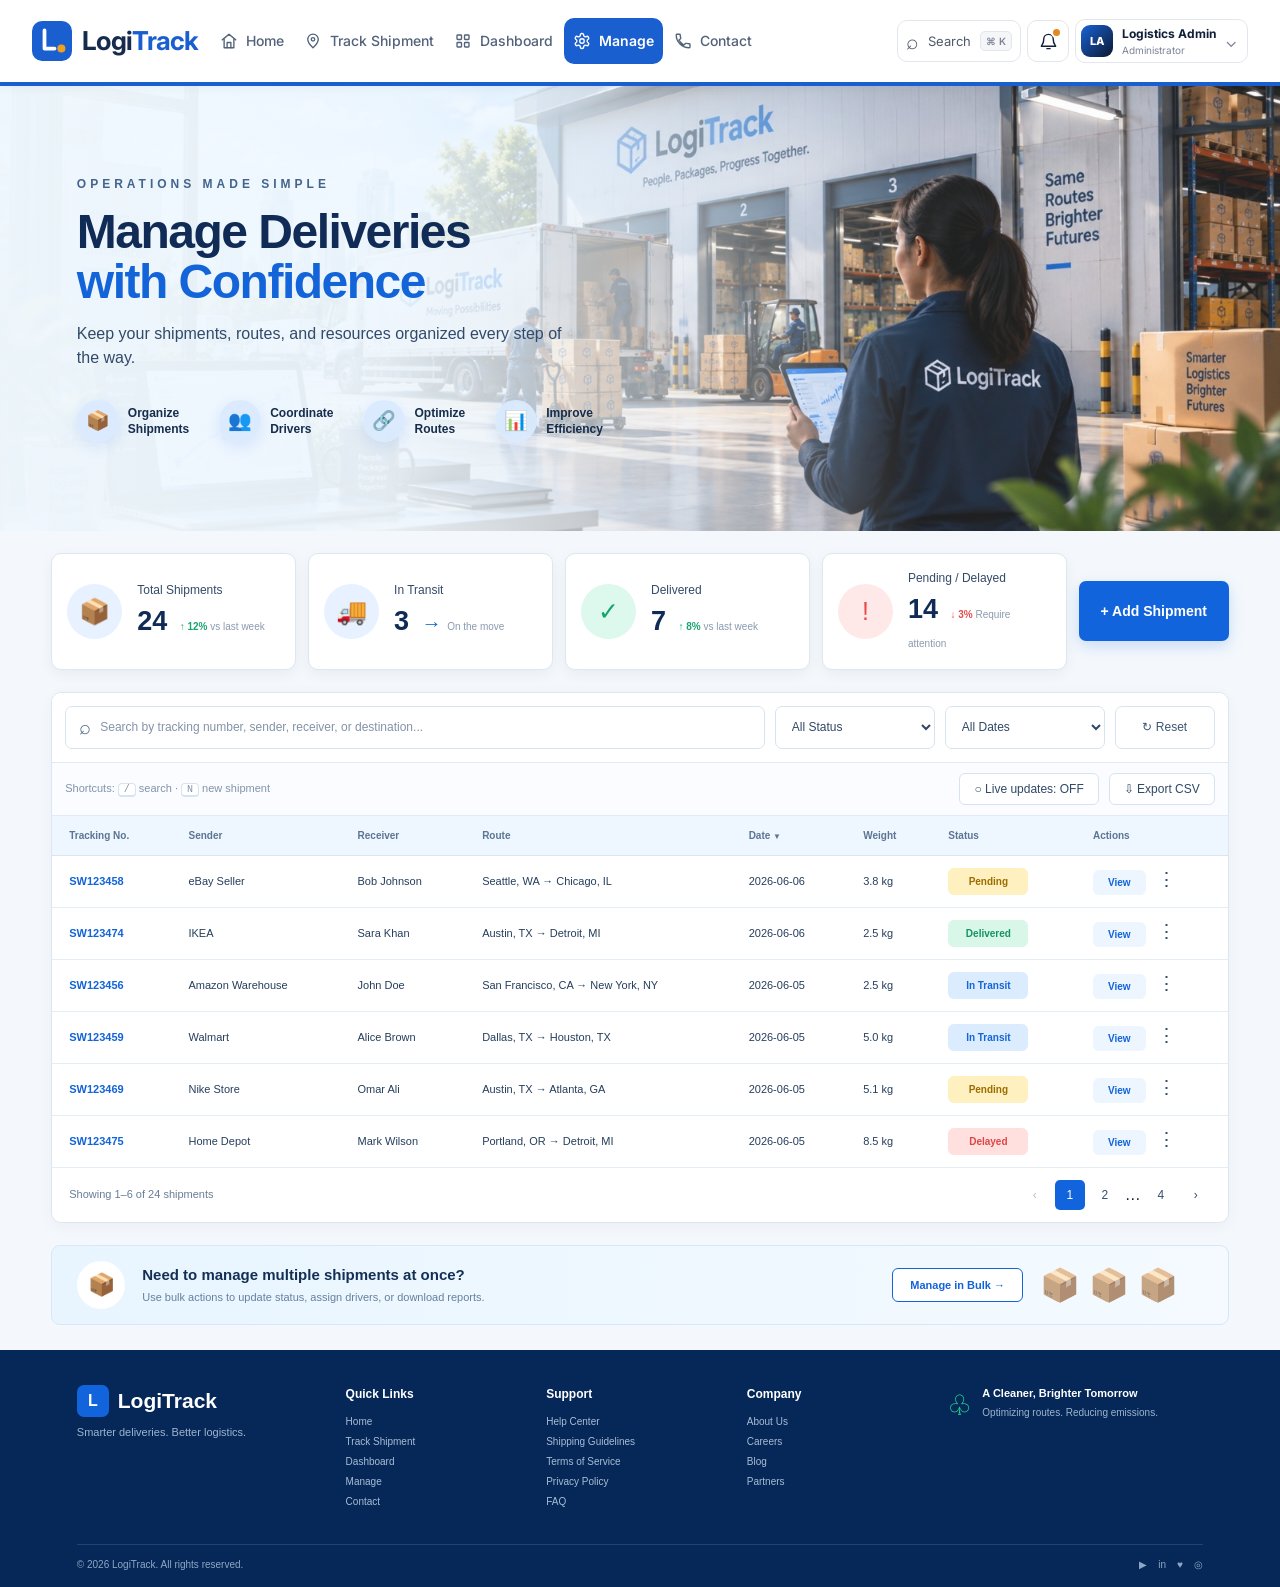
<file: manage.html>
<!DOCTYPE html>
<html lang="en">

<head>

    <meta charset="UTF-8">

    <meta name="viewport" content="width=device-width, initial-scale=1.0">

    <title>Manage Deliveries | LogiTrack</title>

    <link rel="stylesheet" href="manage.css">

<link rel="preconnect" href="https://fonts.googleapis.com">
<link rel="preconnect" href="https://fonts.gstatic.com" crossorigin>
<link href="https://fonts.googleapis.com/css2?family=Inter:wght@400;500;600;700;800&display=swap" rel="stylesheet">
<link rel="stylesheet" href="css/shared-navbar.css">
<link rel="stylesheet" href="css/shared-admin.css">
</head>


<body>


<!-- ================= NAVBAR ================= -->

<header class="site-header">
    <div class="header-inner">
        <a href="index.html" class="logo" aria-label="LogiTrack home">
            <svg class="logo-mark" viewBox="0 0 32 32" aria-hidden="true">
                <rect width="32" height="32" rx="8" fill="#1a5fd0"/>
                <path d="M10 7.5v14.5h8" fill="none" stroke="#fff" stroke-width="3" stroke-linecap="round" stroke-linejoin="round"/>
                <circle cx="23.5" cy="22" r="3.2" fill="#f0a020"/>
            </svg>
            <span class="logo-word">Logi<b>Track</b></span>
        </a>
        <nav class="nav" id="main-nav" aria-label="Main navigation">
            <a href="index.html">
                <svg class="nav-icon" viewBox="0 0 24 24" aria-hidden="true"><path d="M3 10.5 12 3l9 7.5"/><path d="M5.5 9.5V21h13V9.5"/><path d="M9.5 21v-7h5v7"/></svg>
                <span>Home</span>
            </a>
            <a href="tracking.html">
                <svg class="nav-icon" viewBox="0 0 24 24" aria-hidden="true"><path d="M12 21s7-6.1 7-11.2A7 7 0 0 0 5 9.8C5 14.9 12 21 12 21Z"/><circle cx="12" cy="9.8" r="2.3"/></svg>
                <span>Track Shipment</span>
            </a>
            <a href="dashboard.html">
                <svg class="nav-icon" viewBox="0 0 24 24" aria-hidden="true"><rect x="4" y="4" width="6" height="6" rx="1"/><rect x="14" y="4" width="6" height="6" rx="1"/><rect x="4" y="14" width="6" height="6" rx="1"/><rect x="14" y="14" width="6" height="6" rx="1"/></svg>
                <span>Dashboard</span>
            </a>
            <a href="manage.html" aria-current="page">
                <svg class="nav-icon" viewBox="0 0 24 24" aria-hidden="true"><path d="M12.22 2h-.44a2 2 0 0 0-2 2v.18a2 2 0 0 1-1 1.73l-.43.25a2 2 0 0 1-2 0l-.15-.08a2 2 0 0 0-2.73.73l-.22.38a2 2 0 0 0 .73 2.73l.15.09a2 2 0 0 1 1 1.74v.5a2 2 0 0 1-1 1.74l-.15.09a2 2 0 0 0-.73 2.73l.22.38a2 2 0 0 0 2.73.73l.15-.08a2 2 0 0 1 2 0l.43.25a2 2 0 0 1 1 1.73V20a2 2 0 0 0 2 2h.44a2 2 0 0 0 2-2v-.18a2 2 0 0 1 1-1.73l.43-.25a2 2 0 0 1 2 0l.15.08a2 2 0 0 0 2.73-.73l.22-.38a2 2 0 0 0-.73-2.73l-.15-.09a2 2 0 0 1-1-1.74v-.5a2 2 0 0 1 1-1.74l.15-.09a2 2 0 0 0 .73-2.73l-.22-.38a2 2 0 0 0-2.73-.73l-.15.08a2 2 0 0 1-2 0l-.43-.25a2 2 0 0 1-1-1.73V4a2 2 0 0 0-2-2z"/><circle cx="12" cy="12" r="3"/></svg>
                <span>Manage</span>
            </a>
            <a href="contact.html">
                <svg class="nav-icon" viewBox="0 0 24 24" aria-hidden="true"><path d="M6.6 10.8a15.7 15.7 0 0 0 6.6 6.6l2.2-2.2a1 1 0 0 1 1.1-.2c1.2.5 2.5.7 3.8.7a1 1 0 0 1 1 1V20a1 1 0 0 1-1 1C10.6 21 3 13.4 3 4a1 1 0 0 1 1-1h3.3a1 1 0 0 1 1 1c0 1.3.2 2.6.7 3.8a1 1 0 0 1-.2 1.1L6.6 10.8Z"/></svg>
                <span>Contact</span>
            </a>
        </nav>
        <button class="menu-toggle" type="button" aria-label="Toggle navigation" aria-expanded="false" aria-controls="main-nav">
            <span></span><span></span><span></span>
        </button>
    </div>
</header>



<!-- ================= MAIN ================= -->

<main>


<!-- ================= HERO ================= -->

<section class="manage-hero">


    <div class="hero-overlay"></div>


    <div class="manage-hero-content">

        <p class="hero-label">
            OPERATIONS MADE SIMPLE
        </p>


        <h1>
            Manage Deliveries
            <br>
            <span>with Confidence</span>
        </h1>


        <p class="hero-description">

            Keep your shipments, routes, and resources
            organized every step of the way.

        </p>


        <div class="hero-features">


            <div class="hero-feature">

                <div class="hero-feature-icon">
                    📦
                </div>

                <p>
                    Organize
                    <br>
                    Shipments
                </p>

            </div>


            <div class="hero-feature">

                <div class="hero-feature-icon">
                    👥
                </div>

                <p>
                    Coordinate
                    <br>
                    Drivers
                </p>

            </div>


            <div class="hero-feature">

                <div class="hero-feature-icon">
                    🔗
                </div>

                <p>
                    Optimize
                    <br>
                    Routes
                </p>

            </div>


            <div class="hero-feature">

                <div class="hero-feature-icon">
                    📊
                </div>

                <p>
                    Improve
                    <br>
                    Efficiency
                </p>

            </div>


        </div>


    </div>

</section>



<!-- ================= STATISTICS ================= -->

<section class="management-stats">


    <div class="management-stat">

        <div class="management-stat-icon blue">
            📦
        </div>

        <div>

            <p>Total Shipments</p>

            <h2 id="totalShipments">
                248
            </h2>

            <small class="positive">
                ↑ 12%
            </small>

            <small>
                vs last week
            </small>

        </div>

    </div>



    <div class="management-stat">

        <div class="management-stat-icon blue">
            🚚
        </div>

        <div>

            <p>In Transit</p>

            <h2 id="transitShipments">
                36
            </h2>

            <small class="neutral">
                →
            </small>

            <small>
                On the move
            </small>

        </div>

    </div>



    <div class="management-stat">

        <div class="management-stat-icon green">
            ✓
        </div>

        <div>

            <p>Delivered</p>

            <h2 id="deliveredShipments">
                186
            </h2>

            <small class="positive">
                ↑ 8%
            </small>

            <small>
                vs last week
            </small>

        </div>

    </div>



    <div class="management-stat">

        <div class="management-stat-icon red">
            !
        </div>

        <div>

            <p>Pending / Delayed</p>

            <h2 id="pendingShipments">
                26
            </h2>

            <small class="negative">
                ↓ 3%
            </small>

            <small>
                Require attention
            </small>

        </div>

    </div>



    <button
        class="add-shipment-button"
        onclick="addShipment()"
    >

        + Add Shipment

    </button>


</section>



<!-- ================= SHIPMENT AREA ================= -->

<section class="shipment-section">


    <!-- SEARCH AND FILTER -->

    <div class="filter-box">


        <div class="search-container">

            <span>
                ⌕
            </span>

            <input
                type="text"
                id="searchInput"
                placeholder="Search by tracking number, sender, receiver, or destination..."
                onkeyup="filterShipments()"
            >

        </div>



        <select
            id="statusFilter"
            onchange="filterShipments()"
        >

            <option value="all">
                All Status
            </option>

            <option value="In Transit">
                In Transit
            </option>

            <option value="Delivered">
                Delivered
            </option>

            <option value="Pending">
                Pending
            </option>

            <option value="Delayed">
                Delayed
            </option>

        </select>



        <select
            id="dateFilter"
            onchange="filterShipments()"
        >

            <option value="all">
                All Dates
            </option>

            <option value="recent">
                Recent
            </option>

            <option value="old">
                Older
            </option>

        </select>



        <button
            class="reset-button"
            onclick="resetFilters()"
        >

            ↻ Reset

        </button>


    </div>



    <div class="table-tools">
        <div id="bulkPanel" class="bulk-panel" hidden>
            <strong id="selCount">0 selected</strong>
            <select id="bulkStatus"><option>Pending</option><option>In Transit</option><option>Delivered</option><option>Delayed</option></select>
            <button class="btn" data-bulk="status">Apply status</button>
            <button class="btn" data-bulk="export">Export selected</button>
            <button class="btn danger" data-bulk="delete">Delete</button>
            <button class="btn" data-bulk="exit">Done</button>
        </div>
        <span class="hint">Shortcuts: <kbd>/</kbd> search &middot; <kbd>N</kbd> new shipment</span>
        <button class="btn" id="liveBtn">○ Live updates: OFF</button>
        <button class="btn" id="exportBtn">⇩ Export CSV</button>
    </div>

    <!-- ================= TABLE ================= -->

    <div class="table-container">

        <table>


            <thead>

                <tr>

                    <th>
                        Tracking No.
                    </th>

                    <th>
                        Sender
                    </th>

                    <th>
                        Receiver
                    </th>

                    <th>
                        Route
                    </th>

                    <th>
                        Date
                    </th>

                    <th>
                        Weight
                    </th>

                    <th>
                        Status
                    </th>

                    <th>
                        Actions
                    </th>

                </tr>

            </thead>



            <tbody id="shipmentTable"></tbody>

        </table>

    </div>



    <!-- ================= PAGINATION ================= -->

    <div class="table-bottom">
        <p>Loading shipments…</p>
        <div class="pagination" id="pagination"></div>
    </div>

</section>



<!-- ================= BULK MANAGEMENT ================= -->

<section class="bulk-management">


    <div class="bulk-icon">
        📦
    </div>


    <div class="bulk-content">

        <h2>
            Need to manage multiple shipments at once?
        </h2>

        <p>
            Use bulk actions to update status,
            assign drivers, or download reports.
        </p>

    </div>


    <button
        class="bulk-button"
        onclick="manageBulk()"
    >

        Manage in Bulk →
        
    </button>


    <div class="bulk-boxes">

        📦 📦 📦

    </div>


</section>


</main>



<!-- ================= FOOTER ================= -->

<footer>


    <div class="footer-logo">

        <div class="footer-brand">

            <div class="footer-icon">
                L
            </div>

            <h2>
                LogiTrack
            </h2>

        </div>

        <p>
            Smarter deliveries. Better logistics.
        </p>

    </div>



    <div class="footer-column">

        <h3>
            Quick Links
        </h3>

        <a href="#">
            Home
        </a>

        <a href="#">
            Track Shipment
        </a>

        <a href="#">
            Dashboard
        </a>

        <a href="#">
            Manage
        </a>

        <a href="#">
            Contact
        </a>

    </div>



    <div class="footer-column">

        <h3>
            Support
        </h3>

        <a href="#">
            Help Center
        </a>

        <a href="#">
            Shipping Guidelines
        </a>

        <a href="#">
            Terms of Service
        </a>

        <a href="#">
            Privacy Policy
        </a>

        <a href="#">
            FAQ
        </a>

    </div>



    <div class="footer-column">

        <h3>
            Company
        </h3>

        <a href="#">
            About Us
        </a>

        <a href="#">
            Careers
        </a>

        <a href="#">
            Blog
        </a>

        <a href="#">
            Partners
        </a>

    </div>



    <div class="footer-message">

        <div class="leaf">
            ♧
        </div>

        <div>

            <h3>
                A Cleaner, Brighter Tomorrow
            </h3>

            <p>
                Optimizing routes. Reducing emissions.
            </p>

        </div>

    </div>



    <div class="footer-bottom">

        <p>
            © 2026 LogiTrack. All rights reserved.
        </p>

        <div>
            ▶ &nbsp;&nbsp; in &nbsp;&nbsp; ♥ &nbsp;&nbsp; ◎
        </div>

    </div>


</footer>



<!-- ================= JAVASCRIPT ================= -->

<script src="manage.js"></script>

<script src="js/shared-admin.js" defer></script>
<script src="script.js" defer></script>
</body>

</html>
</file>
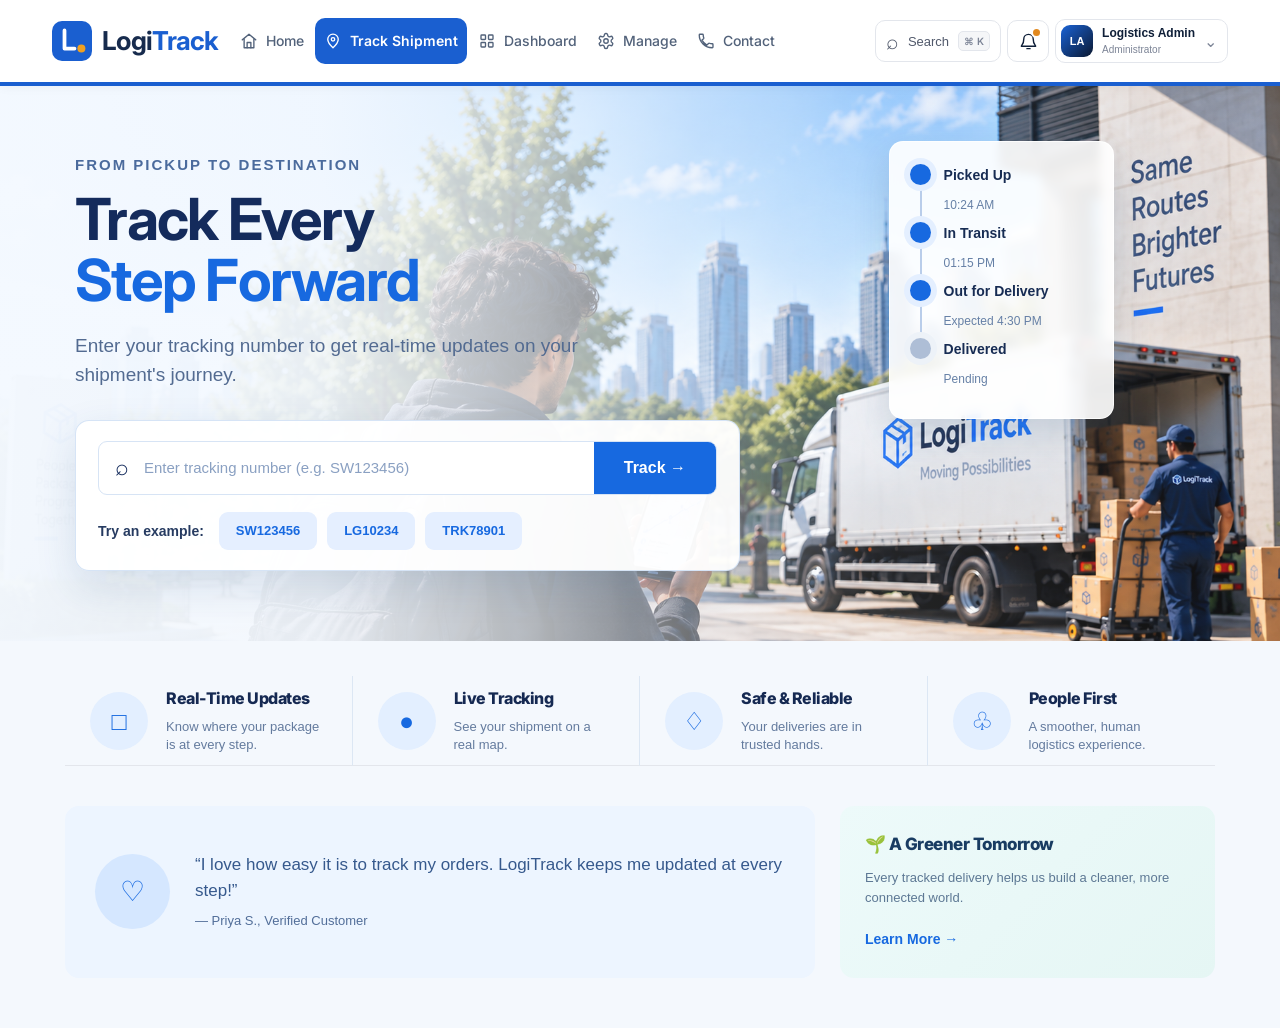
<file: tracking.html>
﻿
<!DOCTYPE html>
<html lang="en">
<head>
    <meta charset="UTF-8">
    <meta name="viewport" content="width=device-width, initial-scale=1.0">
    <title>Track Shipment | LogiTrack</title>
    <link rel="stylesheet" href="style.css">

    <style>
        * {
            box-sizing: border-box;
        }

        body {
            margin: 0;
            background: #f4f8fd;
            color: #14244a;
            font-family: Arial, sans-serif;
        }

        .track-hero {
            position: relative;
            min-height: 555px;
            margin: 0;
            overflow: hidden;
            background-image:
                linear-gradient(
                    90deg,
                    rgba(244, 249, 255, 0.98) 0%,
                    rgba(244, 249, 255, 0.94) 25%,
                    rgba(244, 249, 255, 0.72) 42%,
                    rgba(244, 249, 255, 0.15) 68%,
                    rgba(244, 249, 255, 0.05) 100%
                ),
                url("assets/tracking-bg.png");
            background-size: cover;
            background-position: center;
        }

        .track-hero-content {
            position: relative;
            z-index: 2;
            max-width: 1200px;
            margin: auto;
            padding: 65px 35px;
        }

        .track-eyebrow {
            display: inline-block;
            margin-bottom: 12px;
            color: #4b6b9d;
            font-size: 15px;
            font-weight: 700;
            letter-spacing: 2px;
        }

        .track-title {
            max-width: 540px;
            margin: 0;
            color: #142b5c;
            font-size: 58px;
            line-height: 1.05;
            font-weight: 700;
        }

        .track-title span {
            color: #1769e0;
        }

        .track-description {
            max-width: 520px;
            margin: 20px 0 30px;
            color: #536b91;
            font-size: 19px;
            line-height: 1.55;
        }

        .tracking-card {
            width: 665px;
            max-width: 100%;
            padding: 20px 22px;
            background: rgba(255, 255, 255, 0.95);
            border: 1px solid rgba(210, 225, 245, 0.9);
            border-radius: 14px;
            box-shadow: 0 15px 40px rgba(35, 78, 130, 0.14);
        }

        .tracking-search {
            display: flex;
            align-items: center;
            width: 100%;
            height: 54px;
            border: 1px solid #d7e4f5;
            border-radius: 9px;
            background: white;
            overflow: hidden;
        }

        .search-icon {
            padding-left: 16px;
            color: #142b5c;
            font-size: 23px;
        }

        .tracking-search input {
            flex: 1;
            height: 100%;
            padding: 0 15px;
            border: none;
            outline: none;
            color: #20375f;
            font-size: 15px;
        }

        .tracking-search input::placeholder {
            color: #8aa0c2;
        }

        .track-button {
            height: 100%;
            padding: 0 30px;
            border: none;
            background: #1769e0;
            color: white;
            font-size: 16px;
            font-weight: 700;
            cursor: pointer;
        }

        .track-button:hover {
            background: #1259c0;
        }

        .examples {
            display: flex;
            align-items: center;
            flex-wrap: wrap;
            gap: 10px;
            margin-top: 17px;
            color: #263b61;
            font-size: 14px;
        }

        .example-label {
            font-weight: 600;
            margin-right: 5px;
        }

        .example {
            padding: 9px 17px;
            border-radius: 9px;
            background: #e5efff;
            color: #1769e0;
            font-weight: 700;
            font-size: 13px;
        }

        .status-card {
            position: absolute;
            z-index: 3;
            top: 55px;
            right: 13%;
            width: 225px;
            padding: 22px 20px;
            background: rgba(255, 255, 255, 0.91);
            border: 1px solid rgba(255, 255, 255, 0.8);
            border-radius: 14px;
            box-shadow: 0 15px 35px rgba(34, 70, 110, 0.18);
            backdrop-filter: blur(5px);
        }

        .status-item {
            position: relative;
            display: flex;
            gap: 13px;
            min-height: 58px;
        }

        .status-item:not(:last-child)::after {
            content: "";
            position: absolute;
            left: 10px;
            top: 22px;
            width: 2px;
            height: 42px;
            background: #b9cdea;
        }

        .status-dot {
            position: relative;
            z-index: 2;
            width: 21px;
            height: 21px;
            flex-shrink: 0;
            border-radius: 50%;
            background: #1769e0;
            box-shadow: 0 0 0 6px #e4efff;
        }

        .status-dot.gray {
            background: #aebed6;
            box-shadow: 0 0 0 6px #edf2f8;
        }

        .status-text strong {
            display: block;
            color: #172c53;
            font-size: 14px;
            margin-bottom: 4px;
        }

        .status-text span {
            color: #6680a6;
            font-size: 12px;
        }

        .features {
            max-width: 1200px;
            margin: auto;
            display: grid;
            grid-template-columns: repeat(4, 1fr);
            padding: 35px 25px;
        }

        .feature {
            display: flex;
            align-items: center;
            gap: 18px;
            padding: 10px 25px;
            border-right: 1px solid #dce7f4;
        }

        .feature:last-child {
            border-right: none;
        }

        .feature-icon {
            width: 58px;
            height: 58px;
            display: flex;
            align-items: center;
            justify-content: center;
            flex-shrink: 0;
            border-radius: 50%;
            background: #e3efff;
            color: #1769e0;
            font-size: 25px;
        }

        .feature h3 {
            margin: 0 0 6px;
            color: #152952;
            font-size: 16px;
        }

        .feature p {
            margin: 0;
            color: #647b9e;
            font-size: 13px;
            line-height: 1.45;
        }

        .lower-section {
            max-width: 1200px;
            margin: 5px auto 50px;
            display: grid;
            grid-template-columns: 2fr 1fr;
            gap: 25px;
            padding: 0 25px;
        }

        .testimonial {
            display: flex;
            align-items: center;
            gap: 25px;
            min-height: 150px;
            padding: 25px 30px;
            border-radius: 14px;
            background: #edf5ff;
        }

        .customer-avatar {
            width: 75px;
            height: 75px;
            display: flex;
            align-items: center;
            justify-content: center;
            flex-shrink: 0;
            border-radius: 50%;
            background: #d5e7ff;
            color: #1769e0;
            font-size: 28px;
        }

        .quote {
            color: #36598d;
            font-size: 17px;
            line-height: 1.5;
        }

        .customer-name {
            margin-top: 8px;
            color: #526e99;
            font-size: 13px;
        }

        .green-card {
            padding: 25px;
            border-radius: 14px;
            background: linear-gradient(
                135deg,
                #edfafa,
                #e5f6f4
            );
        }

        .green-card h3 {
            margin: 0 0 10px;
            color: #193c62;
            font-size: 17px;
        }

        .green-card p {
            margin: 0 0 18px;
            color: #5d7894;
            font-size: 13px;
            line-height: 1.5;
        }

        .green-card a {
            color: #1769e0;
            font-size: 14px;
            font-weight: 700;
            text-decoration: none;
        }

        @media (max-width: 1000px) {
            .status-card {
                right: 5%;
            }

            .track-title {
                font-size: 48px;
            }

            .features {
                grid-template-columns: repeat(2, 1fr);
            }

            .feature:nth-child(2) {
                border-right: none;
            }
        }

        @media (max-width: 750px) {
            .track-hero {
                min-height: auto;
                background-position: 65% center;
                background-image:
                    linear-gradient(
                        90deg,
                        rgba(244, 249, 255, 0.80) 0%,
                        rgba(244, 249, 255, 0.60) 25%,
                        rgba(244, 249, 255, 0.25) 45%,
                        rgba(244, 249, 255, 0.05) 70%,
                        rgba(244, 249, 255, 0.00) 100%
                    ),
                    url("assets/tracking-bg.png");
            }

            .track-hero-content {
                padding: 50px 22px;
            }

            .track-title {
                font-size: 42px;
            }

            .track-description {
                font-size: 16px;
            }

            .status-card {
                position: relative;
                top: auto;
                right: auto;
                margin: 30px auto 0;
            }

            .tracking-card {
                width: 100%;
            }

            .tracking-search {
                height: auto;
                flex-direction: column;
                border: none;
                overflow: visible;
                gap: 10px;
            }

            .search-icon {
                display: none;
            }

            .tracking-search input {
                width: 100%;
                height: 52px;
                border: 1px solid #d7e4f5;
                border-radius: 9px;
            }

            .track-button {
                width: 100%;
                height: 52px;
                border-radius: 9px;
            }

            .features {
                grid-template-columns: 1fr;
                padding: 25px 20px;
            }

            .feature {
                border-right: none;
                border-bottom: 1px solid #dce7f4;
                padding: 20px 5px;
            }

            .feature:last-child {
                border-bottom: none;
            }

            .lower-section {
                grid-template-columns: 1fr;
                padding: 0 20px;
            }
        }

        @media (max-width: 500px) {
            .track-title {
                font-size: 35px;
            }

            .track-eyebrow {
                font-size: 12px;
            }

            .examples {
                align-items: flex-start;
                flex-direction: column;
            }

            .example {
                width: fit-content;
            }

            .testimonial {
                align-items: flex-start;
                flex-direction: column;
            }
        }
    </style>
<link rel="preconnect" href="https://fonts.googleapis.com">
<link rel="preconnect" href="https://fonts.gstatic.com" crossorigin>
<link href="https://fonts.googleapis.com/css2?family=Inter:wght@400;500;600;700;800&display=swap" rel="stylesheet">
<link rel="stylesheet" href="css/shared-navbar.css">
</head>

<body>

    <!-- SHARED NAVBAR -->
    <header class="site-header">
    <div class="header-inner">
        <a href="index.html" class="logo" aria-label="LogiTrack home">
            <svg class="logo-mark" viewBox="0 0 32 32" aria-hidden="true">
                <rect width="32" height="32" rx="8" fill="#1a5fd0"/>
                <path d="M10 7.5v14.5h8" fill="none" stroke="#fff" stroke-width="3" stroke-linecap="round" stroke-linejoin="round"/>
                <circle cx="23.5" cy="22" r="3.2" fill="#f0a020"/>
            </svg>
            <span class="logo-word">Logi<b>Track</b></span>
        </a>
        <nav class="nav" id="main-nav" aria-label="Main navigation">
            <a href="index.html">
                <svg class="nav-icon" viewBox="0 0 24 24" aria-hidden="true"><path d="M3 10.5 12 3l9 7.5"/><path d="M5.5 9.5V21h13V9.5"/><path d="M9.5 21v-7h5v7"/></svg>
                <span>Home</span>
            </a>
            <a href="tracking.html" aria-current="page">
                <svg class="nav-icon" viewBox="0 0 24 24" aria-hidden="true"><path d="M12 21s7-6.1 7-11.2A7 7 0 0 0 5 9.8C5 14.9 12 21 12 21Z"/><circle cx="12" cy="9.8" r="2.3"/></svg>
                <span>Track Shipment</span>
            </a>
            <a href="dashboard.html">
                <svg class="nav-icon" viewBox="0 0 24 24" aria-hidden="true"><rect x="4" y="4" width="6" height="6" rx="1"/><rect x="14" y="4" width="6" height="6" rx="1"/><rect x="4" y="14" width="6" height="6" rx="1"/><rect x="14" y="14" width="6" height="6" rx="1"/></svg>
                <span>Dashboard</span>
            </a>
            <a href="manage.html">
                <svg class="nav-icon" viewBox="0 0 24 24" aria-hidden="true"><path d="M12.22 2h-.44a2 2 0 0 0-2 2v.18a2 2 0 0 1-1 1.73l-.43.25a2 2 0 0 1-2 0l-.15-.08a2 2 0 0 0-2.73.73l-.22.38a2 2 0 0 0 .73 2.73l.15.09a2 2 0 0 1 1 1.74v.5a2 2 0 0 1-1 1.74l-.15.09a2 2 0 0 0-.73 2.73l.22.38a2 2 0 0 0 2.73.73l.15-.08a2 2 0 0 1 2 0l.43.25a2 2 0 0 1 1 1.73V20a2 2 0 0 0 2 2h.44a2 2 0 0 0 2-2v-.18a2 2 0 0 1 1-1.73l.43-.25a2 2 0 0 1 2 0l.15.08a2 2 0 0 0 2.73-.73l.22-.38a2 2 0 0 0-.73-2.73l-.15-.09a2 2 0 0 1-1-1.74v-.5a2 2 0 0 1 1-1.74l.15-.09a2 2 0 0 0 .73-2.73l-.22-.38a2 2 0 0 0-2.73-.73l-.15.08a2 2 0 0 1-2 0l-.43-.25a2 2 0 0 1-1-1.73V4a2 2 0 0 0-2-2z"/><circle cx="12" cy="12" r="3"/></svg>
                <span>Manage</span>
            </a>
            <a href="contact.html">
                <svg class="nav-icon" viewBox="0 0 24 24" aria-hidden="true"><path d="M6.6 10.8a15.7 15.7 0 0 0 6.6 6.6l2.2-2.2a1 1 0 0 1 1.1-.2c1.2.5 2.5.7 3.8.7a1 1 0 0 1 1 1V20a1 1 0 0 1-1 1C10.6 21 3 13.4 3 4a1 1 0 0 1 1-1h3.3a1 1 0 0 1 1 1c0 1.3.2 2.6.7 3.8a1 1 0 0 1-.2 1.1L6.6 10.8Z"/></svg>
                <span>Contact</span>
            </a>
        </nav>
        <button class="menu-toggle" type="button" aria-label="Toggle navigation" aria-expanded="false" aria-controls="main-nav">
            <span></span><span></span><span></span>
        </button>
    </div>
</header>

    <section class="track-hero">

        <div class="track-hero-content">

            <span class="track-eyebrow">
                FROM PICKUP TO DESTINATION
            </span>

            <h1 class="track-title">
                Track Every
                <br>
                <span>Step Forward</span>
            </h1>

            <p class="track-description">
                Enter your tracking number to get real-time
                updates on your shipment's journey.
            </p>

            <div class="tracking-card">

                <div class="tracking-search">

                    <span class="search-icon">
                        ⌕
                    </span>

                    <input
                        type="text"
                        placeholder="Enter tracking number (e.g. SW123456)"
                    >

                    <button class="track-button" type="button">
                        Track →
                    </button>

                </div>

                <div class="examples">

                    <span class="example-label">
                        Try an example:
                    </span>

                    <span class="example">
                        SW123456
                    </span>

                    <span class="example">
                        LG10234
                    </span>

                    <span class="example">
                        TRK78901
                    </span>

                </div>

            </div>

        </div>

        <div class="status-card">

            <div class="status-item">
                <div class="status-dot"></div>
                <div class="status-text">
                    <strong>Picked Up</strong>
                    <span>10:24 AM</span>
                </div>
            </div>

            <div class="status-item">
                <div class="status-dot"></div>
                <div class="status-text">
                    <strong>In Transit</strong>
                    <span>01:15 PM</span>
                </div>
            </div>

            <div class="status-item">
                <div class="status-dot"></div>
                <div class="status-text">
                    <strong>Out for Delivery</strong>
                    <span>Expected 4:30 PM</span>
                </div>
            </div>

            <div class="status-item">
                <div class="status-dot gray"></div>
                <div class="status-text">
                    <strong>Delivered</strong>
                    <span>Pending</span>
                </div>
            </div>

        </div>

    </section>

    <section class="features">

        <div class="feature">
            <div class="feature-icon">□</div>
            <div>
                <h3>Real-Time Updates</h3>
                <p>Know where your package is at every step.</p>
            </div>
        </div>

        <div class="feature">
            <div class="feature-icon">●</div>
            <div>
                <h3>Live Tracking</h3>
                <p>See your shipment on a real map.</p>
            </div>
        </div>

        <div class="feature">
            <div class="feature-icon">♢</div>
            <div>
                <h3>Safe & Reliable</h3>
                <p>Your deliveries are in trusted hands.</p>
            </div>
        </div>

        <div class="feature">
            <div class="feature-icon">♧</div>
            <div>
                <h3>People First</h3>
                <p>A smoother, human logistics experience.</p>
            </div>
        </div>

    </section>

    <section class="lower-section">

        <div class="testimonial">

            <div class="customer-avatar">♡</div>

            <div>
                <div class="quote">
                    “I love how easy it is to track my orders.
                    LogiTrack keeps me updated at every step!”
                </div>

                <div class="customer-name">
                    — Priya S., Verified Customer
                </div>
            </div>

        </div>

        <div class="green-card">

            <h3>🌱 A Greener Tomorrow</h3>

            <p>
                Every tracked delivery helps us build
                a cleaner, more connected world.
            </p>

            <a href="#">Learn More →</a>

        </div>

    </section>

    <script src="tracking.js"></script>
<script src="js/shared-admin.js" defer></script>
<script src="script.js" defer></script>
<script src="js/shared-navbar.js" defer></script>
</body>
</html>
</file>
<file: style.css>
/* =========================================================
   LogiTrack — design tokens
   Type:  Inter (display + text)
   Palette grounded in a shipping-manifest / route-map idea:
   ink navy, working blue, warm amber for status, paper grey.
========================================================= */

:root {
    --ink: #0f1f38;
    --ink-soft: #51596b;
    --ink-faint: #7c8496;

    --blue-700: #123f8f;
    --blue-600: #154fb4;
    --blue-500: #1a63d6;
    --blue-tint: #eaf1fc;

    --amber-500: #e2891f;
    --amber-tint: #fdf1de;

    --navy-deep: #0b1830;
    --navy-deep-soft: #16264a;

    --paper: #f5f6f8;
    --white: #ffffff;
    --line: #e3e6ec;
    --line-soft: #edeff3;

    --status-transit-bg: #e8f1fd; --status-transit-fg: #0f4bb0;
    --status-out-bg: #fdf1de;     --status-out-fg: #93590c;
    --status-done-bg: #e7f6ec;    --status-done-fg: #166534;
    --status-picked-bg: #eef0f3;  --status-picked-fg: #3f4657;
    --status-delayed-bg: #fdecec; --status-delayed-fg: #b42323;

    --font-display: "Inter", Arial, sans-serif;
    --font-text: "Inter", "Segoe UI", Arial, sans-serif;

    --radius-sm: 6px;
    --radius-md: 10px;
    --radius-lg: 16px;

    --shadow-card: 0 18px 40px -20px rgba(15, 31, 56, 0.28);
}

@media (prefers-reduced-motion: reduce) {
    * { animation-duration: 0.001ms !important; animation-iteration-count: 1 !important; transition-duration: 0.001ms !important; }
}

/* =========================
   RESET
========================= */

* { margin: 0; padding: 0; box-sizing: border-box; }

html { scroll-behavior: smooth; }

body {
    font-family: var(--font-text);
    background: var(--paper);
    color: var(--ink);
    line-height: 1.6;
    font-size: 17px;
    -webkit-font-smoothing: antialiased;
}

a { text-decoration: none; color: inherit; }

ul, ol { list-style: none; }

img, svg { display: block; max-width: 100%; }

h1, h2, h3 {
    font-family: var(--font-display);
    font-weight: 800;
    color: var(--ink);
    letter-spacing: -0.03em;
}

button, input { font-family: inherit; font-size: inherit; }

.container {
    width: 100%;
    max-width: 1240px;
    margin: 0 auto;
    padding: 0 6%;
}

.visually-hidden {
    position: absolute;
    width: 1px; height: 1px;
    overflow: hidden;
    clip: rect(0 0 0 0);
    white-space: nowrap;
}

.skip-link {
    position: absolute;
    left: -999px;
    top: 0;
    background: var(--blue-600);
    color: #fff;
    padding: 10px 18px;
    border-radius: 0 0 8px 0;
    z-index: 2000;
}

.skip-link:focus {
    left: 0;
}

:focus-visible {
    outline: 2.5px solid var(--amber-500);
    outline-offset: 3px;
    border-radius: 4px;
}

/* =========================
   BUTTONS
========================= */

.btn {
    display: inline-flex;
    align-items: center;
    justify-content: center;
    height: 52px;
    padding: 0 26px;
    border-radius: var(--radius-md);
    font-size: 16.5px;
    font-weight: 600;
    white-space: nowrap;
    transition: transform 0.18s ease, box-shadow 0.18s ease, background-color 0.18s ease;
}

.btn-primary {
    background: var(--blue-600);
    color: #fff;
    box-shadow: 0 12px 24px -10px rgba(21, 79, 180, 0.55);
}

.btn-primary:hover {
    background: var(--blue-700);
    transform: translateY(-2px);
}

.btn-ghost {
    background: transparent;
    color: var(--ink);
    border: 1.5px solid var(--line);
}

.btn-ghost:hover {
    border-color: var(--blue-500);
    color: var(--blue-600);
}

.btn-light {
    background: #fff;
    color: var(--navy-deep);
}

.btn-light:hover {
    transform: translateY(-2px);
    box-shadow: 0 14px 28px -12px rgba(0,0,0,0.35);
}

/* =========================
   HEADER
========================= */

.site-header {
    position: sticky;
    top: 0;
    z-index: 1000;
    background: var(--white);
    border-bottom: 4px solid var(--blue-500);
}

.header-inner {
    max-width: 1240px;
    margin: 0 auto;
    padding: 0 6%;
    min-height: 76px;
    display: flex;
    align-items: center;
    justify-content: space-between;
    gap: 28px;
}

.logo {
    display: inline-flex;
    align-items: center;
    gap: 10px;
    flex-shrink: 0;
}

.logo-mark {
    width: 34px;
    height: 34px;
}

.logo-word {
    font-family: var(--font-display);
    font-size: 26px;
    font-weight: 700;
    letter-spacing: -0.01em;
    color: var(--ink);
}

.logo-word b {
    color: var(--blue-600);
    font-weight: 700;
}

.nav {
    display: flex;
    align-items: center;
    gap: 6px;
    margin-right: auto;
    margin-left: 20px;
    overflow-x: auto;
    scrollbar-width: none;
}

.nav::-webkit-scrollbar { display: none; }

.nav a {
    display: inline-flex;
    align-items: center;
    gap: 8px;
    font-size: 15.5px;
    color: var(--ink-soft);
    white-space: nowrap;
    padding: 10px 16px;
    border-radius: 10px;
    transition: background-color 0.18s ease, color 0.18s ease;
}

.nav-icon {
    width: 17px;
    height: 17px;
    flex-shrink: 0;
    fill: none;
    stroke: currentColor;
    stroke-width: 1.8;
    stroke-linecap: round;
    stroke-linejoin: round;
}

.nav-icon .wheel { fill: currentColor; stroke: none; }

.nav a:hover {
    background: var(--line-soft);
    color: var(--ink);
}

.nav a[aria-current="page"] {
    background: var(--blue-600);
    color: #fff;
    font-weight: 600;
}

.nav a[aria-current="page"]:hover {
    background: var(--blue-700);
}

.btn-login {
    display: inline-flex;
    align-items: center;
    gap: 9px;
    height: 44px;
    padding: 0 20px;
    border-radius: var(--radius-md);
    background: var(--ink);
    color: #fff;
    font-size: 15.5px;
    font-weight: 600;
    flex-shrink: 0;
    transition: background-color 0.18s ease;
}

.btn-login:hover { background: var(--blue-700); }

.btn-login svg {
    width: 19px; height: 19px;
    fill: none; stroke: currentColor;
    stroke-width: 1.8; stroke-linecap: round;
}

/* =========================
   HERO
   ========================= */

 .hero {
    position: relative;
    min-height: 700px;
    padding: 0;
    overflow: hidden;
    isolation: isolate;
    background: #dcecff;
}

.hero-bg-image {
    position: absolute;
    inset: 0;
    width: 100%;
    height: 100%;
    display: block;
    object-fit: cover;
    object-position: center center;
    z-index: 0;
}

.hero::before {
    content: "";
    position: absolute;
    inset: 0;
    z-index: 1;
    background: linear-gradient(90deg, rgba(255,255,255,.96) 0%, rgba(255,255,255,.78) 32%, rgba(255,255,255,.20) 62%, rgba(255,255,255,.04) 100%);
    pointer-events: none;
}

.hero::after {
    content: "";
    position: absolute;
    inset: auto 0 0;
    height: 150px;
    z-index: 1;
    background: linear-gradient(to bottom, transparent, rgba(255,255,255,0.16));
    pointer-events: none;
}

.hero-scene {
    display: none;
}

.hero-inner {
    position: relative;
    z-index: 2;
    max-width: 1240px;
    min-height: 700px;
    margin: 0 auto;
    padding: 100px 6% 110px;
    display: grid;
    grid-template-columns: minmax(0, 1fr) minmax(340px, 420px);
    align-items: center;
    gap: 58px;
}

.hero-copy {
    max-width: 590px;
    padding: 34px 0 34px 4px;
}

.hero h1 {
    max-width: 600px;
    font-size: clamp(48px, 5.2vw, 72px);
    line-height: 0.98;
    letter-spacing: -0.035em;
    margin-bottom: 24px;
    text-wrap: balance;
}

.hero-lead {
    color: var(--ink-soft);
    font-size: 18.5px;
    max-width: 48ch;
    margin-bottom: 32px;
}

.hero-actions {
    display: flex;
    gap: 14px;
    flex-wrap: wrap;
}

.hero-actions .btn {
    backdrop-filter: blur(8px);
}

.btn-ghost {
    background: rgba(255,255,255,0.72);
}

/* =========================
   MOBILE NAVIGATION
   ========================= */

.menu-toggle {
    display: none;
    width: 44px;
    height: 44px;
    border: 1px solid var(--line);
    border-radius: 10px;
    background: #fff;
    cursor: pointer;
    align-items: center;
    justify-content: center;
    flex-direction: column;
    gap: 5px;
}

.menu-toggle span {
    width: 19px;
    height: 2px;
    border-radius: 999px;
    background: var(--ink);
    transition: transform .2s ease, opacity .2s ease;
}

.site-header.nav-open .menu-toggle span:nth-child(1) {
    transform: translateY(7px) rotate(45deg);
}
.site-header.nav-open .menu-toggle span:nth-child(2) {
    opacity: 0;
}
.site-header.nav-open .menu-toggle span:nth-child(3) {
    transform: translateY(-7px) rotate(-45deg);
}

/* WAYBILL CARD */


.waybill {
    position: relative;
    z-index: 3;
    width: min(420px, 100%);
    flex-shrink: 0;
    background: var(--white);
    border-radius: var(--radius-lg);
    box-shadow: var(--shadow-card);
    border: 1px solid var(--line);
    overflow: hidden;
}

.waybill-top {
    padding: 28px 28px 22px;
}

.waybill-top h2 {
    font-size: 23px;
    margin-bottom: 6px;
}

.waybill-top > p {
    color: var(--ink-faint);
    font-size: 14.5px;
    margin-bottom: 18px;
}

.track-form {
    display: flex;
    gap: 10px;
    margin-bottom: 14px;
}

.track-form input {
    flex: 1;
    min-width: 0;
    height: 50px;
    padding: 0 16px;
    border: 1.5px solid var(--line);
    border-radius: var(--radius-sm);
    outline: none;
    color: var(--ink);
    background: var(--paper);
}

.track-form input::placeholder { color: var(--ink-faint); }

.track-form input:focus {
    border-color: var(--blue-500);
    background: #fff;
}

.track-form button {
    width: 92px;
    border: 0;
    border-radius: var(--radius-sm);
    background: var(--blue-600);
    color: #fff;
    font-weight: 600;
    cursor: pointer;
    transition: background-color 0.18s ease;
}

.track-form button:hover { background: var(--blue-700); }

.help-link {
    display: inline-block;
    font-size: 14px;
    font-weight: 600;
    color: var(--blue-600);
}

.help-link:hover { text-decoration: underline; }

/* Perforated seam between the two halves of the waybill */
.waybill-bottom {
    position: relative;
    padding: 24px 28px 26px;
    background: var(--paper);
    border-top: 1.5px dashed var(--line);
}

.waybill-bottom::before,
.waybill-bottom::after {
    content: "";
    position: absolute;
    top: -9px;
    width: 18px; height: 18px;
    border-radius: 50%;
    background: var(--white);
    border: 1px solid var(--line);
}

.waybill-bottom::before { left: -9px; }
.waybill-bottom::after { right: -9px; }

.sample-head {
    display: flex;
    align-items: center;
    justify-content: space-between;
    margin-bottom: 10px;
}

.sample-label {
    font-size: 12.5px;
    color: var(--ink-faint);
    font-weight: 600;
}

.status {
    display: inline-flex;
    align-items: center;
    height: 26px;
    padding: 0 10px;
    border-radius: 999px;
    font-size: 12px;
    font-weight: 700;
    white-space: nowrap;
    max-width: 100%;
}

.status-transit { background: var(--status-transit-bg); color: var(--status-transit-fg); }
.status-out     { background: var(--status-out-bg);     color: var(--status-out-fg); }
.status-done    { background: var(--status-done-bg);    color: var(--status-done-fg); }
.status-picked  { background: var(--status-picked-bg);  color: var(--status-picked-fg); }
.status-delayed { background: var(--status-delayed-bg); color: var(--status-delayed-fg); }

.sample-id {
    font-family: var(--font-display);
    font-size: 24px;
    font-weight: 700;
    letter-spacing: 0.02em;
}

.sample-route {
    color: var(--ink-soft);
    font-size: 14.5px;
    margin-bottom: 18px;
}

.stepper {
    display: flex;
    justify-content: space-between;
    margin-bottom: 20px;
    position: relative;
}

.stepper::before {
    content: "";
    position: absolute;
    top: 5px;
    left: 5px; right: 5px;
    height: 2px;
    background: var(--line);
    z-index: 0;
}

.stepper li {
    position: relative;
    z-index: 1;
    flex: 1;
    text-align: center;
    font-size: 11.5px;
    color: var(--ink-faint);
    font-weight: 600;
}

.stepper li::before {
    content: "";
    display: block;
    width: 11px; height: 11px;
    margin: 0 auto 8px;
    border-radius: 50%;
    background: var(--white);
    border: 2px solid var(--line);
}

.stepper li:first-child { text-align: left; }
.stepper li:first-child::before { margin-left: 0; }
.stepper li:last-child { text-align: right; }
.stepper li:last-child::before { margin-right: 0; margin-left: auto; }

.stepper li.is-done { color: var(--blue-600); }
.stepper li.is-done::before { background: var(--blue-600); border-color: var(--blue-600); }

.stepper li.is-current { color: var(--ink); }
.stepper li.is-current::before {
    background: var(--white);
    border-color: var(--amber-500);
    box-shadow: 0 0 0 4px var(--amber-tint);
}

.sample-meta {
    display: flex;
    gap: 22px;
    padding-top: 16px;
    border-top: 1px solid var(--line-soft);
    margin-bottom: 16px;
}

.sample-meta dt {
    font-size: 11.5px;
    color: var(--ink-faint);
    margin-bottom: 3px;
}

.sample-meta dd {
    font-size: 14.5px;
    font-weight: 600;
}

.barcode {
    height: 34px;
    border-radius: 3px;
    background: repeating-linear-gradient(
        90deg,
        var(--ink) 0px, var(--ink) 2px,
        transparent 2px, transparent 5px,
        var(--ink) 5px, var(--ink) 6px,
        transparent 6px, transparent 10px,
        var(--ink) 10px, var(--ink) 13px,
        transparent 13px, transparent 16px
    );
    opacity: 0.82;
}

/* =========================
   STATS
========================= */

.stats {
    background: var(--navy-deep);
}

.stats-list {
    max-width: 1240px;
    margin: 0 auto;
    padding: 40px 6%;
    display: grid;
    grid-template-columns: repeat(4, 1fr);
}

.stat {
    display: flex;
    flex-direction: column;
    padding: 0 24px;
    border-left: 1px solid rgba(255,255,255,0.14);
}

.stat:first-child { border-left: none; padding-left: 0; }

.stat dd {
    order: -1;
    font-family: var(--font-display);
    font-size: 40px;
    font-weight: 700;
    color: #fff;
    line-height: 1;
    margin-bottom: 8px;
}

.stat dt {
    color: #aab4cc;
    font-size: 14.5px;
}

/* =========================
   FEATURES
========================= */

.features { padding: 96px 0; }

.section-head {
    max-width: 620px;
    margin-bottom: 52px;
}

.section-head h2 {
    font-size: clamp(30px, 3.2vw, 40px);
    line-height: 1.14;
    margin-bottom: 14px;
}

.section-head p {
    color: var(--ink-soft);
    font-size: 17.5px;
}

.features-layout {
    display: grid;
    grid-template-columns: minmax(260px, 0.86fr) minmax(0, 1.3fr);
    gap: 8px 44px;
    align-items: start;
}

.feature-list {
    border-top: 1px solid var(--line);
}

.feature {
    display: flex;
    align-items: center;
    gap: 20px;
    padding: 22px 4px;
    border-bottom: 1px solid var(--line);
    transition: padding-left 0.2s ease;
}

.feature:hover { padding-left: 8px; }

.feature-icon {
    flex-shrink: 0;
    width: 46px;
    height: 46px;
    display: flex;
    align-items: center;
    justify-content: center;
    border-radius: var(--radius-md);
    background: var(--blue-tint);
    color: var(--blue-600);
}

.feature-icon svg {
    width: 24px; height: 24px;
    fill: none;
    stroke: currentColor;
    stroke-width: 1.7;
    stroke-linecap: round;
    stroke-linejoin: round;
}

.feature-icon .wheel { fill: currentColor; stroke: none; }

.feature-body h3 {
    font-size: 19px;
    margin-bottom: 4px;
}

.feature-body p {
    color: var(--ink-soft);
    font-size: 14.5px;
}

.feature-arrow {
    margin-left: auto;
    flex-shrink: 0;
    width: 20px; height: 20px;
    fill: none;
    stroke: var(--ink-faint);
    stroke-width: 2;
    stroke-linecap: round;
    stroke-linejoin: round;
    transition: transform 0.2s ease, stroke 0.2s ease;
}

.feature:hover .feature-arrow {
    stroke: var(--blue-600);
    transform: translateX(4px);
}

/* Dispatch board */

.board {
    background: var(--white);
    border: 1px solid var(--line);
    border-radius: var(--radius-lg);
    box-shadow: var(--shadow-card);
    overflow: hidden;
}

.board-head {
    display: flex;
    align-items: baseline;
    justify-content: space-between;
    padding: 20px 22px;
    border-bottom: 1px solid var(--line);
}

.board-head h3 { font-size: 19px; }

.board-head span {
    font-size: 12.5px;
    color: var(--ink-faint);
}

.board-scroll { overflow-x: auto; }

table {
    width: 100%;
    border-collapse: collapse;
    font-size: 13.5px;
    min-width: 400px;
    table-layout: fixed;
}

thead th:nth-child(1), tbody td:nth-child(1), tbody th { width: 19%; }
thead th:nth-child(2), tbody td:nth-child(2) { width: 27%; }
thead th.col-driver, tbody td.col-driver { width: 24%; }
thead th:last-child, tbody td:last-child { width: 30%; }

thead th {
    text-align: left;
    font-size: 12px;
    font-weight: 600;
    color: var(--ink-faint);
    padding: 12px 16px;
    border-bottom: 1px solid var(--line);
}

tbody th, tbody td {
    text-align: left;
    padding: 13px 16px;
    border-bottom: 1px solid var(--line-soft);
    font-weight: 400;
    color: var(--ink);
    white-space: nowrap;
    overflow: hidden;
    text-overflow: ellipsis;
}

tbody th {
    font-family: var(--font-display);
    font-weight: 600;
    letter-spacing: 0.01em;
}

tbody tr:last-child th, tbody tr:last-child td { border-bottom: none; }

.board-foot {
    padding: 16px 22px;
}

.board-link {
    display: inline-flex;
    align-items: center;
    gap: 8px;
    font-size: 14.5px;
    font-weight: 600;
    color: var(--blue-600);
}

.board-link svg {
    width: 17px; height: 17px;
    fill: none; stroke: currentColor;
    stroke-width: 2; stroke-linecap: round; stroke-linejoin: round;
    transition: transform 0.18s ease;
}

.board-link:hover svg { transform: translateX(3px); }

/* =========================
   CTA
========================= */

.cta-wrap {
    padding: 0 6% 96px;
}

.cta {
    max-width: 1240px;
    margin: 0 auto;
    padding: 48px 52px;
    border-radius: var(--radius-lg);
    background: var(--navy-deep);
    background-image: radial-gradient(circle at 14px 14px, rgba(255,255,255,0.06) 1.5px, transparent 0);
    background-size: 26px 26px;
    color: #fff;
    display: flex;
    align-items: center;
    justify-content: space-between;
    gap: 32px;
}

.cta-text h2 {
    font-size: clamp(24px, 2.6vw, 30px);
    color: #fff;
    margin-bottom: 6px;
}

.cta-text p { color: #b6c0d8; }

/* =========================
   FOOTER
========================= */

.site-footer { background: var(--navy-deep-soft); color: #fff; }

.footer-grid {
    padding: 56px 6% 40px;
    display: grid;
    grid-template-columns: 1.6fr 1fr 1fr;
    gap: 32px;
}

.footer-brand p {
    color: #a7b1c9;
    font-size: 14.5px;
    margin-top: 12px;
    max-width: 34ch;
}

.footer-brand .logo-word { color: #fff; }
.footer-brand .logo-word b { color: #8ab4f7; }

.footer-col h2 {
    font-family: var(--font-text);
    font-size: 14px;
    font-weight: 600;
    color: #fff;
    margin-bottom: 16px;
}

.footer-col ul { display: flex; flex-direction: column; gap: 11px; }

.footer-col a {
    color: #a7b1c9;
    font-size: 14.5px;
    transition: color 0.18s ease;
}

.footer-col a:hover { color: #fff; }

.footer-bottom {
    border-top: 1px solid rgba(255,255,255,0.1);
    padding: 20px 0;
}

.footer-bottom p {
    color: #7c88a5;
    font-size: 13px;
}

/* =========================
   RESPONSIVE
   ========================= */

@media (max-width: 1230px) {
    .header-inner {
        min-height: 68px;
        padding-top: 10px;
        padding-bottom: 10px;
    }

    .nav { gap: 2px; }

    .nav a {
        padding: 8px 11px;
        font-size: 15px;
    }

    .hero-inner { gap: 38px; }
}

@media (max-width: 980px) {
    .hero {
        min-height: auto;
        background-position: 58% center;
    }

    .hero-inner {
        min-height: 760px;
        grid-template-columns: 1fr;
        align-items: start;
        padding-top: 82px;
        padding-bottom: 80px;
    }

    .hero-copy { max-width: 620px; }

    .waybill {
        width: min(460px, 100%);
    }

    .features-layout { grid-template-columns: 1fr; }
    .board { max-width: 720px; }
}

@media (max-width: 860px) {
    .header-inner {
        position: relative;
        flex-wrap: nowrap;
    }

    .menu-toggle {
        display: inline-flex;
        margin-left: auto;
    }

    .nav {
        display: none;
        position: absolute;
        top: calc(100% + 1px);
        left: 0;
        right: 0;
        width: 100%;
        margin: 0;
        padding: 12px 6% 16px;
        background: rgba(255,255,255,0.98);
        border-top: 1px solid var(--line);
        border-bottom: 1px solid var(--line);
        box-shadow: 0 18px 30px rgba(15,31,56,.10);
        flex-direction: column;
        align-items: stretch;
        gap: 4px;
        z-index: 20;
    }

    .site-header.nav-open .nav { display: flex; }

    .nav a {
        width: 100%;
        justify-content: flex-start;
        padding: 12px 14px;
    }

    .btn-login {
        margin-left: 8px;
    }

    .stats-list {
        grid-template-columns: repeat(2, 1fr);
        row-gap: 24px;
    }

    .stat:nth-child(3) {
        border-left: none;
        padding-left: 0;
    }

    .footer-grid {
        grid-template-columns: 1fr 1fr;
    }

    .footer-brand {
        grid-column: 1 / -1;
    }
}

@media (max-width: 700px) {
    .logo-word { font-size: 23px; }

    .btn-login {
        padding: 0 12px;
        height: 42px;
    }

    .btn-login svg {
        width: 17px;
        height: 17px;
    }

    .hero-inner {
        min-height: 760px;
        padding: 62px 6% 64px;
        gap: 38px;
    }

    .hero h1 {
        font-size: clamp(44px, 12vw, 60px);
    }

    .hero-lead {
        font-size: 16.5px;
        max-width: 42ch;
    }

    .hero-actions {
        width: 100%;
    }

    .hero-actions .btn {
        flex: 1 1 180px;
    }

    .cta {
        flex-direction: column;
        text-align: center;
        padding: 36px 26px;
    }

    .footer-grid {
        grid-template-columns: 1fr;
        text-align: left;
    }
}

@media (max-width: 560px) {
    .header-inner { gap: 8px; }

    .logo { gap: 7px; }

    .logo-mark {
        width: 31px;
        height: 31px;
    }

    .btn-login {
        font-size: 14px;
        padding: 0 10px;
    }

    .menu-toggle {
        width: 42px;
        height: 42px;
    }

    .hero-inner {
        min-height: 790px;
        padding-top: 48px;
    }

    .hero-bg-image { object-position: 68% center; }

    .waybill-top,
    .waybill-bottom {
        padding-left: 20px;
        padding-right: 20px;
    }

    .sample-meta {
        gap: 16px;
        flex-wrap: wrap;
    }

    .stepper li { font-size: 10.5px; }

    .stats-list {
        grid-template-columns: 1fr 1fr;
        padding: 32px 6%;
    }

    .stat { padding: 0 12px; }

    .stat dd { font-size: 32px; }
    .stat dt { font-size: 13px; }
}

@media (max-width: 420px) {
    .btn-login svg { display: none; }

    .hero-inner { min-height: 810px; }

    .hero-actions .btn { flex-basis: 100%; }

    .track-form { flex-direction: column; }

    .track-form button {
        width: 100%;
        height: 48px;
    }

    .stepper { gap: 4px; }
    .stepper li { font-size: 9.5px; }
}

@media (min-width: 981px) {
    .waybill {
        background: rgba(255,255,255,0.94);
        backdrop-filter: blur(12px);
    }
}


/* ===== LogiTrack premium interaction layer ===== */
:root { --surface: #fff; --surface-muted:#f5f7fb; --panel-border:#e4e9f1; }
html[data-theme="dark"] {
  color-scheme:dark; --ink:#edf3ff; --ink-soft:#b0bdd2; --ink-faint:#8998b2;
  --paper:#101a2d; --white:#17243a; --line:#2a3a55; --line-soft:#22324b;
  --blue-tint:#1b3154; --amber-tint:#3b2d1b; --surface:#17243a; --surface-muted:#111e32; --panel-border:#2a3a55;
}
html[data-theme="dark"] body { background:var(--paper); color:var(--ink); }
html[data-theme="dark"] .site-header, html[data-theme="dark"] .waybill, html[data-theme="dark"] .feature,
html[data-theme="dark"] .board, html[data-theme="dark"] .quick-action-card { background:var(--white); color:var(--ink); }
html[data-theme="dark"] .hero::before { background:linear-gradient(90deg,rgba(10,20,38,.96),rgba(10,20,38,.78) 32%,rgba(10,20,38,.2) 70%,rgba(10,20,38,.05)); }
html[data-theme="dark"] .hero h1, html[data-theme="dark"] .hero-lead { color:#f3f7ff; }
html[data-theme="dark"] .waybill-bottom, html[data-theme="dark"] .track-form input { background:#111e32; }
html[data-theme="dark"] .nav a:hover, html[data-theme="dark"] .profile-panel a:hover { background:#223552; }
html[data-theme="dark"] .btn-ghost { color:#edf3ff; border-color:#62718a; background:rgba(16,26,45,.72); }
html[data-theme="dark"] .stats { background:#070f1e; }
html[data-theme="dark"] .section-head h2, html[data-theme="dark"] .feature-body h3, html[data-theme="dark"] .board-head h3 { color:var(--ink); }
html[data-theme="dark"] .board-controls input, html[data-theme="dark"] .board-controls select { background:#101a2d;color:var(--ink);border-color:var(--line); }
html[data-theme="dark"] .popover-panel, html[data-theme="dark"] .command-dialog { background:#17243a;color:var(--ink);border-color:#34445e; }
html[data-theme="dark"] .notification-item:hover, html[data-theme="dark"] .command-result:hover, html[data-theme="dark"] .command-result.is-active { background:#223552; }
.header-inner { transition:min-height .22s ease,padding .22s ease; }
.site-header.is-scrolled { box-shadow:0 10px 28px rgba(10,28,55,.11); }
.site-header.is-scrolled .header-inner { min-height:62px; }
.site-header.scrolling-down .header-inner { min-height:58px; }
.header-tools { display:flex; align-items:center; gap:9px; margin-left:auto; }
.tool-button,.icon-button,.profile-trigger { border:1px solid var(--line); background:var(--white); color:var(--ink); border-radius:10px; cursor:pointer; }
.tool-button { height:42px; display:flex; align-items:center; gap:9px; padding:0 10px; font-size:13px; color:var(--ink-soft); }
.tool-button>span:first-child { font-size:21px; line-height:1; }
.tool-button kbd,.command-bottom kbd,.command-search-row kbd { font:600 10px var(--font-text); color:var(--ink-faint); background:var(--paper); border:1px solid var(--line); border-radius:5px; padding:3px 5px; }
.icon-button { width:42px;height:42px;display:grid;place-items:center;position:relative; }
.icon-button svg { width:19px;height:19px;fill:none;stroke:currentColor;stroke-width:1.8;stroke-linecap:round;stroke-linejoin:round; }
.unread-dot { position:absolute;right:8px;top:8px;width:7px;height:7px;border-radius:50%;background:transparent; }
.unread-dot.has-unread { background:#e2891f;box-shadow:0 0 0 2px var(--white); }
.profile-trigger { height:44px;display:flex;align-items:center;gap:9px;padding:4px 10px 4px 5px;text-align:left; }
.avatar { width:32px;height:32px;display:grid;place-items:center;border-radius:9px;background:linear-gradient(135deg,#1a63d6,#0b1830);color:#fff;font-size:11px;font-weight:800; }
.profile-copy,.profile-summary>span:last-child { display:flex;flex-direction:column;line-height:1.25; }
.profile-copy strong,.profile-summary strong { font-size:12px; }
.profile-copy small,.profile-summary small { color:var(--ink-faint);font-size:10px;margin-top:3px; }
.chevron { color:var(--ink-faint);font-size:16px; }
.tool-popover-wrap { position:relative; }
.popover-panel { position:absolute;right:0;top:calc(100% + 13px);z-index:1200;width:340px;background:var(--white);border:1px solid var(--line);border-radius:15px;box-shadow:0 22px 60px rgba(15,31,56,.2);color:var(--ink);overflow:hidden; }
.popover-panel[hidden],.command-backdrop[hidden],.recent-searches[hidden] { display:none; }
.popover-heading { display:flex;justify-content:space-between;align-items:center;padding:17px 18px;border-bottom:1px solid var(--line); }
.popover-heading>div,.popover-heading small { display:block; }
.popover-heading strong { font-size:14px; }.popover-heading small { color:var(--ink-faint);font-size:11px; }
.text-action,.popover-footer-action { border:0;background:none;color:var(--blue-500);font-size:11px;font-weight:700;cursor:pointer; }
.notification-item { width:100%;display:flex;gap:11px;text-align:left;padding:13px 17px;border:0;border-bottom:1px solid var(--line-soft);background:transparent;color:var(--ink);cursor:pointer; }
.notification-item:hover { background:var(--surface-muted); }.notification-item.is-read { opacity:.62; }
.notification-indicator { flex:0 0 7px;height:7px;border-radius:50%;background:var(--blue-500);margin-top:6px; }
.notification-item.is-read .notification-indicator { background:var(--line); }
.notification-item strong,.notification-item small,.notification-item time { display:block; }
.notification-item strong { font-size:12px; }.notification-item small { font-size:11px;color:var(--ink-soft);margin:2px 0; }.notification-item time {font-size:10px;color:var(--ink-faint);}
.notification-empty { padding:25px;text-align:center;color:var(--ink-faint);font-size:12px; }
.popover-footer-action { width:100%;padding:13px;border-top:1px solid var(--line-soft); }
.profile-panel { width:245px;padding:8px; }.profile-summary { display:flex;gap:10px;align-items:center;padding:10px 9px 14px;border-bottom:1px solid var(--line);margin-bottom:5px; }
.avatar-large { width:38px;height:38px; }.profile-panel>a,.profile-panel>button { width:100%;display:flex;justify-content:space-between;padding:10px;border:0;border-radius:8px;background:transparent;color:var(--ink-soft);font-size:12px;text-align:left;cursor:pointer; }
.profile-panel>a:hover,.profile-panel>button:hover { background:var(--surface-muted);color:var(--ink); }
.profile-panel a span,.profile-panel button span:last-child { color:var(--ink-faint); }
.menu-toggle { flex-shrink:0; }
.board-controls { display:flex;align-items:center;gap:9px;padding:13px 17px;border-bottom:1px solid var(--line-soft);flex-wrap:wrap; }
.board-search { display:flex;align-items:center;gap:7px;flex:1;min-width:180px;border:1px solid var(--line);border-radius:8px;padding:0 10px;color:var(--ink-faint); }
.board-search input { width:100%;height:37px;border:0;outline:0;background:transparent;color:var(--ink);font:12px var(--font-text); }
.board-controls select { height:37px;padding:0 9px;border:1px solid var(--line);border-radius:8px;background:#fff;color:var(--ink-soft);font:11px var(--font-text); }
.clear-filters { border:0;background:transparent;color:var(--blue-500);font-size:11px;font-weight:700;cursor:pointer; }
.shipment-row-link { color:var(--blue-600);font-weight:700; }.shipment-row-link:hover { text-decoration:underline; }
.board-empty { padding:28px!important;text-align:center!important;color:var(--ink-faint)!important; }
.board-result-count { color:var(--ink-faint);font-size:11px; }
.board-foot { display:flex;justify-content:space-between;align-items:center;gap:12px; }
.recent-searches { display:flex;gap:7px;align-items:center;flex-wrap:wrap;margin-top:10px;font-size:11px;color:var(--ink-faint); }
.recent-searches button { border:1px solid var(--line);border-radius:20px;background:var(--surface-muted);color:var(--blue-600);font-size:10px;padding:4px 8px;cursor:pointer; }
.track-clear { border:0;background:transparent;color:var(--ink-faint);font-size:20px;cursor:pointer;margin-left:-36px;z-index:1; }
.quick-actions-section { padding:15px 0 90px; }.compact-head { margin-bottom:27px; }
.quick-actions-grid { display:grid;grid-template-columns:repeat(5,minmax(0,1fr));gap:13px; }
.quick-action-card { position:relative;display:flex;flex-direction:column;gap:6px;min-height:145px;padding:20px;border:1px solid var(--line);border-radius:14px;background:#fff;box-shadow:0 8px 24px rgba(15,31,56,.035);transition:transform .2s,border-color .2s,box-shadow .2s; }
.quick-action-card:hover { transform:translateY(-4px);border-color:#9bb9eb;box-shadow:0 16px 32px rgba(15,31,56,.09); }
.quick-action-icon { width:35px;height:35px;display:grid;place-items:center;border-radius:10px;background:var(--blue-tint);color:var(--blue-600);font-size:22px;margin-bottom:6px; }
.quick-action-card strong { font-size:13px; }.quick-action-card small { color:var(--ink-faint);font-size:11px; }.quick-action-arrow { position:absolute;right:17px;top:17px;color:var(--ink-faint); }
.activity-strip { display:grid;grid-template-columns:.8fr 1.5fr;gap:30px;align-items:center;margin-top:48px;padding:27px 30px;border:1px solid var(--line);border-radius:16px;background:var(--white); }
.activity-strip .eyebrow { color:var(--blue-500);font-size:10px;font-weight:800;letter-spacing:.12em; }.activity-strip h3 { font-size:21px;margin:4px 0; }.activity-strip p { color:var(--ink-faint);font-size:12px; }
.activity-strip ul { display:grid;gap:11px; }.activity-strip li { display:flex;align-items:center;gap:10px;min-width:0; }.activity-icon { width:27px;height:27px;display:grid;place-items:center;border-radius:8px;background:var(--blue-tint);color:var(--blue-600);font-size:13px; }
.activity-strip li>span:nth-child(2) { flex:1;min-width:0; }.activity-strip li strong,.activity-strip li small { display:block; }.activity-strip li strong { font-size:11px; }.activity-strip li small,.activity-strip li time { color:var(--ink-faint);font-size:10px; }.activity-strip li time { white-space:nowrap; }
.command-backdrop { position:fixed;inset:0;z-index:3000;display:flex;justify-content:center;align-items:flex-start;padding:15vh 18px 30px;background:rgba(5,14,29,.58);backdrop-filter:blur(5px); }
.command-dialog { width:min(620px,100%);max-height:70vh;overflow:hidden;background:#fff;border:1px solid var(--line);border-radius:16px;box-shadow:0 30px 90px rgba(0,0,0,.3);color:var(--ink);animation:command-in .16s ease-out; }
@keyframes command-in { from{opacity:0;transform:translateY(-8px) scale(.99)}to{opacity:1;transform:none} }
.command-search-row { display:flex;align-items:center;gap:12px;padding:17px 19px;border-bottom:1px solid var(--line);color:var(--blue-500);font-size:22px; }
.command-search-row input { flex:1;min-width:0;border:0;outline:0;background:transparent;color:var(--ink);font:15px var(--font-text); }
.command-hint { padding:12px 19px 6px;color:var(--ink-faint);font-size:11px; }.command-results { max-height:48vh;overflow:auto;padding:5px 8px 10px; }
.command-result { width:100%;display:flex;align-items:center;gap:12px;padding:10px;border:0;border-radius:9px;background:transparent;text-align:left;color:var(--ink);cursor:pointer; }
.command-result:hover,.command-result.is-active { background:#edf3fc; }.command-result-icon { width:30px;height:30px;display:grid;place-items:center;border-radius:8px;background:var(--blue-tint);color:var(--blue-600); }
.command-result>span:nth-child(2) { display:flex;flex-direction:column;flex:1; }.command-result strong { font-size:12px; }.command-result small { color:var(--ink-faint);font-size:10px; }.command-result em { color:var(--ink-faint);font-size:9px;font-style:normal; }
.command-empty { padding:30px;text-align:center;color:var(--ink-faint);font-size:12px; }.command-bottom { display:flex;justify-content:space-between;padding:11px 17px;border-top:1px solid var(--line);color:var(--ink-faint);font-size:9px;letter-spacing:.04em; }.command-bottom kbd { margin:0 3px; }
.toast-region { position:fixed;right:22px;bottom:22px;z-index:4000;display:grid;gap:9px;width:min(360px,calc(100vw - 32px)); }
.toast { display:flex;align-items:center;gap:10px;padding:13px 14px;background:var(--white);color:var(--ink);border:1px solid var(--line);border-left:3px solid var(--blue-500);border-radius:11px;box-shadow:0 14px 40px rgba(15,31,56,.18);font-size:12px;animation:toast-in .2s ease-out; }.toast-success{border-left-color:#1b9a59}.toast-error{border-left-color:#d14343}.toast-warning{border-left-color:#e2891f}.toast-mark{font-weight:800;color:var(--blue-500)}.toast>span:nth-child(2){flex:1}.toast button{border:0;background:transparent;color:var(--ink-faint);font-size:18px;cursor:pointer}
@keyframes toast-in {from{opacity:0;transform:translateX(12px)}to{opacity:1;transform:none}}
.back-to-top { position:fixed;right:22px;bottom:25px;z-index:900;width:42px;height:42px;border:0;border-radius:12px;background:var(--blue-600);color:#fff;font-size:21px;box-shadow:0 8px 20px rgba(21,79,180,.3);opacity:0;pointer-events:none;transform:translateY(8px);transition:.2s;cursor:pointer; }.back-to-top.visible { opacity:1;pointer-events:auto;transform:none; }
.scroll-progress { position:fixed;top:0;left:0;z-index:2000;width:100%;height:3px;background:var(--amber-500);transform:scaleX(0);transform-origin:left;pointer-events:none; }
.menu-locked { overflow:hidden; }
@media(max-width:1230px) { .header-tools{margin-left:auto}.tool-button .tool-label{display:none}.profile-copy{display:none}.profile-trigger{padding-right:7px}.header-inner{gap:12px} }
@media(max-width:980px) { .quick-actions-grid{grid-template-columns:repeat(3,minmax(0,1fr))}.activity-strip{grid-template-columns:1fr}.header-tools{gap:6px}.command-trigger{width:42px;justify-content:center;padding:0}.command-trigger kbd{display:none} }
@media(max-width:860px) {
 .header-inner{position:relative;flex-wrap:wrap}.header-tools{margin-left:auto;margin-right:3px}.menu-toggle{display:flex}
 .nav{display:none;position:absolute;top:calc(100% + 4px);left:0;right:0;margin:0;padding:12px 6%;background:var(--white);border-bottom:1px solid var(--line);box-shadow:0 18px 28px rgba(15,31,56,.12);flex-direction:column;align-items:stretch;gap:4px;max-height:calc(100vh - 80px);overflow:auto}
 .site-header.nav-open .nav{display:flex}.nav a{width:100%;padding:13px 15px}
 .profile-copy{display:flex}.profile-trigger{padding-right:10px}.header-inner{gap:8px}
}
@media(max-width:600px) {
 .quick-actions-grid{grid-template-columns:repeat(2,minmax(0,1fr))}.quick-action-card{min-height:130px;padding:15px}
 .activity-strip{padding:20px 17px}.activity-strip li time{display:none}
 .board-controls{align-items:stretch}.board-search{flex-basis:100%}.board-controls select{flex:1;min-width:0}
 .board-foot{align-items:flex-start;flex-direction:column}.popover-panel{position:fixed;top:74px;right:12px;width:min(340px,calc(100vw - 24px))}
 .profile-panel{width:245px}.profile-wrap .profile-copy{display:none}
 .command-backdrop{padding-top:9vh}.command-bottom{font-size:8px}
 .hero-inner{padding-top:65px;padding-bottom:70px}
}
@media(max-width:380px) {
 .logo-word{font-size:22px}.logo-mark{width:30px;height:30px}.header-tools{gap:4px}.icon-button,.command-trigger{width:37px;height:39px}.menu-toggle{width:39px;height:39px}
 .quick-actions-grid{gap:8px}.quick-action-card{padding:12px}.quick-action-card strong{font-size:12px}
}
@media(prefers-reduced-motion:reduce){.command-dialog,.toast{animation:none!important}.quick-action-card{transition:none}}
</file>
<file: css/shared-navbar.css>
/* LogiTrack shared navbar. Navigation stays beside the logo on the left;
   homepage quick tools retain their own reserved space on the right. */
:root {
  --lt-nav-height: 82px;
  --lt-nav-blue: #1a5fd0;
  --lt-nav-ink: #172b4d;
  --lt-nav-muted: #52627a;
}
.site-header {
  position: sticky !important;
  top: 0;
  z-index: 1000;
  width: 100%;
  min-height: var(--lt-nav-height);
  background: #fff !important;
  border-bottom: 4px solid var(--lt-nav-blue) !important;
  box-shadow: 0 2px 10px rgba(15,35,65,.04);
}
.header-inner {
  box-sizing: border-box;
  width: min(100%, 1700px);
  min-height: var(--lt-nav-height) !important;
  margin: 0 auto !important;
  padding: 0 3.5% !important;
  display: flex !important;
  align-items: center !important;
  justify-content: flex-start !important;
  gap: 12px !important;
  flex-wrap: nowrap !important;
}
.site-header .logo {
  display: inline-flex !important;
  align-items: center !important;
  gap: 10px !important;
  flex: 0 0 auto !important;
  margin: 0 !important;
  padding: 0 !important;
  text-decoration: none !important;
}
.site-header .logo-mark {
  display: block;
  width: 40px !important;
  height: 40px !important;
  flex: 0 0 40px !important;
}
.site-header .logo-word {
  margin: 0 !important;
  padding: 0 !important;
  color: var(--lt-nav-ink) !important;
  font-family: Inter, Arial, sans-serif !important;
  font-size: 26px !important;
  font-weight: 700 !important;
  line-height: 1 !important;
  letter-spacing: -.7px !important;
  white-space: nowrap !important;
}
.site-header .logo-word b { color: var(--lt-nav-blue) !important; font-weight: 700 !important; }
.site-header .nav {
  display: flex !important;
  align-items: center !important;
  justify-content: flex-start !important;
  gap: 2px !important;
  flex: 0 1 auto !important;
  min-width: 0 !important;
  margin: 0 0 0 10px !important;
  padding: 0 !important;
  overflow: visible !important;
}
.site-header .nav a {
  box-sizing: border-box;
  display: inline-flex !important;
  align-items: center !important;
  justify-content: center !important;
  gap: 8px !important;
  min-height: 46px !important;
  margin: 0 !important;
  padding: 0 12px !important;
  border: 0 !important;
  border-radius: 10px !important;
  background: transparent !important;
  color: var(--lt-nav-muted) !important;
  font-family: Inter, Arial, sans-serif !important;
  font-size: 15px !important;
  font-weight: 500 !important;
  line-height: 1.2 !important;
  text-decoration: none !important;
  white-space: nowrap !important;
  transition: background-color .18s ease, color .18s ease;
}
.site-header .nav a:hover { background: #edf3ff !important; color: var(--lt-nav-ink) !important; }
.site-header .nav a[aria-current="page"] { background: var(--lt-nav-blue) !important; color: #fff !important; font-weight: 600 !important; }
.site-header .nav a[aria-current="page"]:hover { background: #174fae !important; color: #fff !important; }
.site-header .nav-icon {
  display: block;
  width: 18px !important;
  height: 18px !important;
  flex: 0 0 18px !important;
  fill: none;
  stroke: currentColor;
  stroke-width: 1.8;
  stroke-linecap: round;
  stroke-linejoin: round;
}
/* Homepage-only controls stay anchored at the far right. Other pages simply
   leave this area empty, keeping the navigation consistently left-aligned. */
.site-header .header-tools {
  display: flex !important;
  align-items: center !important;
  justify-content: flex-end !important;
  gap: 8px !important;
  flex: 0 0 auto !important;
  margin: 0 0 0 auto !important;
  padding: 0 !important;
}
.site-header .menu-toggle {
  display: none;
  box-sizing: border-box;
  width: 42px;
  height: 42px;
  padding: 0;
  border: 1px solid #dce4f0;
  border-radius: 10px;
  background: #fff;
  align-items: center;
  justify-content: center;
  flex-direction: column;
  gap: 5px;
  flex: 0 0 42px;
  cursor: pointer;
}
.site-header .menu-toggle span { display:block; width:19px; height:2px; border-radius:2px; background:var(--lt-nav-ink); }

@media (max-width: 1450px) {
  .header-inner { padding-left: 2.5% !important; padding-right: 2.5% !important; gap: 8px !important; }
  .site-header .nav { margin-left: 4px !important; }
  .site-header .nav a { padding-left: 9px !important; padding-right: 9px !important; font-size: 14px !important; }
  .site-header .header-tools { gap: 6px !important; }
}
@media (max-width: 1230px) {
  .site-header .header-tools .tool-label,
  .site-header .header-tools .profile-copy { display: none !important; }
  .site-header .command-trigger { width: 42px; justify-content: center; padding: 0 8px !important; }
  .site-header .command-trigger kbd { display: none; }
  .site-header .profile-trigger { padding-right: 7px !important; }
}
@media (max-width: 1050px) {
  .header-inner { position: relative !important; flex-wrap: nowrap !important; padding: 0 3% !important; }
  .site-header .menu-toggle { display: inline-flex !important; margin-left: 0 !important; }
  .site-header .header-tools { margin-left: auto !important; }
  .site-header .nav {
    display: none !important;
    position: absolute !important;
    top: calc(100% + 1px) !important;
    left: 0 !important;
    right: 0 !important;
    width: 100% !important;
    margin: 0 !important;
    padding: 12px 3% 16px !important;
    background: #fff !important;
    border-top: 1px solid #e5eaf2 !important;
    border-bottom: 1px solid #e5eaf2 !important;
    box-shadow: 0 16px 28px rgba(15,31,56,.12) !important;
    flex-direction: column !important;
    align-items: stretch !important;
    gap: 4px !important;
  }
  .site-header.nav-open .nav { display: flex !important; }
  .site-header .nav a { width: 100% !important; justify-content: flex-start !important; min-height: 44px !important; padding: 0 14px !important; }
}
@media (max-width: 600px) {
  .header-inner { min-height: 70px !important; gap: 6px !important; }
  .site-header .logo { gap: 7px !important; }
  .site-header .logo-word { font-size: 23px !important; }
  .site-header .logo-mark { width: 36px !important; height: 36px !important; flex-basis: 36px !important; }
  .site-header .header-tools { gap: 4px !important; }
  .site-header .profile-copy { display: none !important; }
}
</file>
<file: css/shared-admin.css>
/* LogiTrack shared Admin tools: loaded on all five pages. */
:root {
  --lt-admin-ink: #0f1f38;
  --lt-admin-muted: #51596b;
  --lt-admin-faint: #7c8496;
  --lt-admin-blue: #1a63d6;
  --lt-admin-blue-tint: #eaf1fc;
  --lt-admin-line: #e3e6ec;
  --lt-admin-line-soft: #edeff3;
  --lt-admin-paper: #f5f6f8;
  --lt-admin-white: #fff;
  --lt-admin-font: Inter, "Segoe UI", Arial, sans-serif;
}
.header-tools {
  display:flex !important;
  align-items:center !important;
  justify-content:flex-end !important;
  gap:8px !important;
  flex:0 0 auto !important;
  margin:0 0 0 auto !important;
  padding:0 !important;
  min-width:0;
  font-family:var(--lt-admin-font);
}
.tool-button,.icon-button,.profile-trigger {
  box-sizing:border-box;
  border:1px solid var(--lt-admin-line);
  background:var(--lt-admin-white);
  color:var(--lt-admin-ink);
  border-radius:10px;
  cursor:pointer;
  font-family:var(--lt-admin-font);
}
.tool-button {
  height:42px;display:flex;align-items:center;gap:9px;padding:0 10px;
  font-size:13px;color:var(--lt-admin-muted);white-space:nowrap;
}
.tool-button>span:first-child {font-size:21px;line-height:1}
.tool-button kbd,.command-bottom kbd,.command-search-row kbd {
  font:600 10px var(--lt-admin-font);color:var(--lt-admin-faint);
  background:var(--lt-admin-paper);border:1px solid var(--lt-admin-line);
  border-radius:5px;padding:3px 5px;
}
.icon-button {
  width:42px;height:42px;display:grid;place-items:center;position:relative;
}
.icon-button svg {width:19px;height:19px;fill:none;stroke:currentColor;stroke-width:1.8;stroke-linecap:round;stroke-linejoin:round}
.unread-dot {position:absolute;right:8px;top:8px;width:7px;height:7px;border-radius:50%;background:transparent}
.unread-dot.has-unread {background:#e2891f;box-shadow:0 0 0 2px var(--lt-admin-white)}
.profile-trigger {height:44px;display:flex;align-items:center;gap:9px;padding:4px 10px 4px 5px;text-align:left;white-space:nowrap}
.avatar {width:32px;height:32px;display:grid;place-items:center;flex:0 0 32px;border-radius:9px;background:linear-gradient(135deg,#1a63d6,#0b1830);color:#fff;font-size:11px;font-weight:800}
.profile-copy,.profile-summary>span:last-child {display:flex;flex-direction:column;line-height:1.25}
.profile-copy strong,.profile-summary strong {font-size:12px}
.profile-copy small,.profile-summary small {color:var(--lt-admin-faint);font-size:10px;margin-top:3px}
.chevron {color:var(--lt-admin-faint);font-size:16px}
.tool-popover-wrap {position:relative}
.popover-panel {
  position:absolute;right:0;top:calc(100% + 13px);z-index:1200;width:340px;
  background:var(--lt-admin-white);border:1px solid var(--lt-admin-line);
  border-radius:15px;box-shadow:0 22px 60px rgba(15,31,56,.2);
  color:var(--lt-admin-ink);overflow:hidden;font-family:var(--lt-admin-font);
}
.popover-panel[hidden],.command-backdrop[hidden] {display:none !important}
.popover-heading {display:flex;justify-content:space-between;align-items:center;padding:17px 18px;border-bottom:1px solid var(--lt-admin-line)}
.popover-heading>div,.popover-heading small {display:block}
.popover-heading strong {font-size:14px}
.popover-heading small {color:var(--lt-admin-faint);font-size:11px}
.text-action,.popover-footer-action {border:0;background:none;color:var(--lt-admin-blue);font-size:11px;font-weight:700;cursor:pointer}
.notification-list {max-height:310px;overflow:auto}
.notification-item {
  width:100%;display:flex;gap:11px;text-align:left;padding:13px 17px;
  border:0;border-bottom:1px solid var(--lt-admin-line-soft);
  background:transparent;color:var(--lt-admin-ink);cursor:pointer;font-family:inherit;
}
.notification-item:hover {background:#f4f7fc}
.notification-item.is-read {opacity:.62}
.notification-indicator {flex:0 0 7px;height:7px;border-radius:50%;background:var(--lt-admin-blue);margin-top:6px}
.notification-item.is-read .notification-indicator {background:var(--lt-admin-line)}
.notification-item strong,.notification-item small,.notification-item time {display:block}
.notification-item strong {font-size:12px}
.notification-item small {font-size:11px;color:var(--lt-admin-muted);margin:2px 0}
.notification-item time {font-size:10px;color:var(--lt-admin-faint)}
.notification-empty {padding:25px;text-align:center;color:var(--lt-admin-faint);font-size:12px}
.popover-footer-action {width:100%;padding:13px;border-top:1px solid var(--lt-admin-line-soft)}
.profile-panel {width:245px;padding:8px}
.profile-summary {display:flex;gap:10px;align-items:center;padding:10px 9px 14px;border-bottom:1px solid var(--lt-admin-line);margin-bottom:5px}
.avatar-large {width:38px;height:38px;flex-basis:38px}
.profile-panel>a,.profile-panel>button {
  width:100%;display:flex;justify-content:space-between;gap:12px;padding:10px;
  border:0;border-radius:8px;background:transparent;color:var(--lt-admin-muted);
  font-size:12px;text-align:left;text-decoration:none;cursor:pointer;font-family:inherit;
}
.profile-panel>a:hover,.profile-panel>button:hover {background:#f4f7fc;color:var(--lt-admin-ink)}
.profile-panel a span,.profile-panel button span:last-child {color:var(--lt-admin-faint)}
.command-backdrop {
  position:fixed;inset:0;z-index:3000;display:flex;justify-content:center;
  align-items:flex-start;padding:15vh 18px 30px;background:rgba(5,14,29,.58);
  backdrop-filter:blur(5px);font-family:var(--lt-admin-font);
}
.command-dialog {
  width:min(620px,100%);max-height:70vh;overflow:hidden;background:#fff;
  border:1px solid var(--lt-admin-line);border-radius:16px;
  box-shadow:0 30px 90px rgba(0,0,0,.3);color:var(--lt-admin-ink);
  animation:lt-command-in .16s ease-out;
}
@keyframes lt-command-in {from{opacity:0;transform:translateY(-8px) scale(.99)}to{opacity:1;transform:none}}
.command-search-row {display:flex;align-items:center;gap:12px;padding:17px 19px;border-bottom:1px solid var(--lt-admin-line);color:var(--lt-admin-blue);font-size:22px}
.command-search-row input {flex:1;min-width:0;border:0;outline:0;background:transparent;color:var(--lt-admin-ink);font:15px var(--lt-admin-font)}
.command-hint {padding:12px 19px 6px;color:var(--lt-admin-faint);font-size:11px}
.command-results {max-height:48vh;overflow:auto;padding:5px 8px 10px}
.command-result {width:100%;display:flex;align-items:center;gap:12px;padding:10px;border:0;border-radius:9px;background:transparent;text-align:left;color:var(--lt-admin-ink);cursor:pointer;font-family:inherit}
.command-result:hover,.command-result.is-active {background:#edf3fc}
.command-result-icon {width:30px;height:30px;display:grid;place-items:center;border-radius:8px;background:var(--lt-admin-blue-tint);color:var(--lt-admin-blue)}
.command-result>span:nth-child(2) {display:flex;flex-direction:column;flex:1}
.command-result strong {font-size:12px}
.command-result small {color:var(--lt-admin-faint);font-size:10px}
.command-result em {color:var(--lt-admin-faint);font-size:9px;font-style:normal}
.command-empty {padding:30px;text-align:center;color:var(--lt-admin-faint);font-size:12px}
.command-bottom {display:flex;justify-content:space-between;gap:12px;padding:11px 17px;border-top:1px solid var(--lt-admin-line);color:var(--lt-admin-faint);font-size:9px;letter-spacing:.04em}
.command-bottom kbd {margin:0 3px}
.toast-region {position:fixed;right:22px;bottom:22px;z-index:4000;display:grid;gap:9px;width:min(360px,calc(100vw - 32px));font-family:var(--lt-admin-font)}
.toast {display:flex;align-items:center;gap:10px;padding:13px 14px;background:#fff;color:var(--lt-admin-ink);border:1px solid var(--lt-admin-line);border-left:3px solid var(--lt-admin-blue);border-radius:11px;box-shadow:0 14px 40px rgba(15,31,56,.18);font-size:12px;animation:lt-toast-in .2s ease-out}
.toast-success {border-left-color:#1b9a59}.toast-error {border-left-color:#d14343}.toast-warning {border-left-color:#e2891f}
.toast-mark {font-weight:800;color:var(--lt-admin-blue)}.toast>span:nth-child(2) {flex:1}
.toast button {border:0;background:transparent;color:var(--lt-admin-faint);font-size:18px;cursor:pointer}
@keyframes lt-toast-in {from{opacity:0;transform:translateX(12px)}to{opacity:1;transform:none}}
.back-to-top {position:fixed;right:22px;bottom:25px;z-index:900;width:42px;height:42px;border:0;border-radius:12px;background:#154fb4;color:#fff;font-size:21px;box-shadow:0 8px 20px rgba(21,79,180,.3);opacity:0;pointer-events:none;transform:translateY(8px);transition:.2s;cursor:pointer}
.back-to-top.visible {opacity:1;pointer-events:auto;transform:none}
.scroll-progress {position:fixed;top:0;left:0;z-index:2000;width:100%;height:3px;background:#e2891f;transform:scaleX(0);transform-origin:left;pointer-events:none}
.menu-locked {overflow:hidden}
@media (max-width:1450px) {
  .header-tools {gap:6px !important}
  .tool-button {padding-left:8px;padding-right:8px}
}
@media (max-width:1230px) {
  .header-tools .tool-label,.header-tools .profile-copy {display:none !important}
  .command-trigger {width:42px;justify-content:center;padding:0 8px !important}
  .command-trigger kbd {display:none}
  .profile-trigger {padding-right:7px}
}
@media (max-width:1050px) {
  .header-tools {margin-left:auto !important}
}
@media (max-width:600px) {
  .header-tools {gap:4px !important}
  .tool-button,.icon-button {width:38px;height:38px}
  .profile-trigger {height:40px;padding-left:4px;padding-right:5px}
  .profile-trigger .chevron {display:none}
  .avatar {width:30px;height:30px;flex-basis:30px}
  .popover-panel {right:-5px;width:min(320px,calc(100vw - 24px))}
  .command-backdrop {padding:10vh 12px 20px}
}
</file>
<file: css/contact.css>
/* =========================================
   CONTACT PAGE
========================================= */

* {
    box-sizing: border-box;
}

body {
    margin: 0;
    background: #f8fafc;
    color: #0f1f46;
}


/* =========================================
   HERO
========================================= */

.contact-hero {

    min-height: 405px;

    position: relative;

    display: flex;

    align-items: center;

    overflow: hidden;

    background: #eaf5ff;
}


/*
   REALISTIC LOGITRACK OFFICE IMAGE
*/

.contact-hero::after {

    content: "";

    position: absolute;

    right: 0;
    top: 0;

    width: 55%;
    height: 100%;

    background-image:
        linear-gradient(
            90deg,
            #eaf5ff 0%,
            rgba(234, 245, 255, 0.5) 20%,
            rgba(234, 245, 255, 0) 45%
        ),
        url("../assets/contact-office.png");

    background-size: cover;

    background-position: center;

    background-repeat: no-repeat;

    z-index: 1;
}


/* =========================================
   HERO CONTENT
========================================= */

.contact-hero-content {

    width: 55%;

    padding: 65px 0 65px 8%;

    position: relative;

    z-index: 3;
}


.hero-small-title {

    display: block;

    margin-bottom: 12px;

    color: #17366e;

    font-size: 13px;

    font-weight: bold;

    letter-spacing: 4px;
}


.contact-hero h1 {

    margin: 0 0 18px;

    max-width: 500px;

    font-size: 56px;

    line-height: 1.02;

    letter-spacing: -2px;

    color: #0d1c40;
}


.contact-hero h1 span {

    display: block;

    color: #2563eb;
}


.contact-hero p {

    max-width: 510px;

    margin-bottom: 30px;

    color: #34486e;

    font-size: 17px;

    line-height: 1.6;
}


/* =========================================
   QUICK CONTACT
========================================= */

.quick-contact {

    display: flex;

    gap: 28px;

    flex-wrap: wrap;
}


.quick-item {

    display: flex;

    align-items: center;

    gap: 10px;
}


.quick-icon {

    width: 38px;
    height: 38px;

    display: flex;

    align-items: center;
    justify-content: center;

    background: #e1edff;

    color: #2563eb;

    border-radius: 50%;

    font-size: 17px;
}


.quick-item strong {

    display: block;

    margin-bottom: 3px;

    color: #152a55;

    font-size: 13px;
}


.quick-item small {

    display: block;

    color: #71809b;

    font-size: 11px;
}


/* =========================================
   CONTACT SECTION
========================================= */

.contact-section {

    padding: 60px 6%;

    background: #f8fafc;
}


.contact-wrapper {

    max-width: 1250px;

    margin: auto;

    display: grid;

    grid-template-columns: 1fr 1.15fr;

    gap: 35px;

    align-items: start;
}


/* =========================================
   CONTACT INFORMATION
========================================= */

.contact-information {

    padding: 5px;
}


.info-card {

    display: flex;

    align-items: center;

    gap: 18px;

    margin-bottom: 24px;
}


.info-icon {

    width: 52px;
    height: 52px;

    flex-shrink: 0;

    display: flex;

    align-items: center;
    justify-content: center;

    background: #eaf2ff;

    color: #2563eb;

    border-radius: 50%;

    font-size: 22px;
}


.info-card h3 {

    margin: 0 0 5px;

    font-size: 16px;

    color: #162a54;
}


.info-card p {

    margin: 0 0 4px;

    color: #253d69;

    font-size: 14px;

    font-weight: 500;
}


.info-card span {

    color: #71809b;

    font-size: 12px;
}


/* =========================================
   MAP
========================================= */

.map-box {

    width: 100%;

    height: 190px;

    margin-top: 30px;

    overflow: hidden;

    border-radius: 14px;

    border: 1px solid #e1e8f2;
}


.map-background {

    width: 100%;
    height: 100%;

    position: relative;

    overflow: hidden;

    background:

        linear-gradient(
            45deg,
            transparent 45%,
            #d5dfd3 46%,
            #d5dfd3 48%,
            transparent 49%
        ),

        linear-gradient(
            -25deg,
            transparent 42%,
            #d5dfd3 43%,
            #d5dfd3 45%,
            transparent 46%
        ),

        #eef1ea;
}


.map-background::before {

    content: "";

    position: absolute;

    width: 130%;
    height: 25px;

    top: 75px;
    left: -15%;

    background: #ffffff;

    transform: rotate(-12deg);

    box-shadow:
        0 1px 2px rgba(0, 0, 0, 0.08);
}


.map-background::after {

    content: "";

    position: absolute;

    width: 110%;
    height: 18px;

    top: 135px;
    left: -5%;

    background: #ffffff;

    transform: rotate(25deg);
}


.map-pin {

    position: absolute;

    left: 48%;
    top: 38%;

    width: 43px;
    height: 43px;

    display: flex;

    align-items: center;
    justify-content: center;

    border-radius: 50%;

    background: #2563eb;

    color: white;

    font-size: 21px;

    z-index: 3;

    box-shadow:
        0 5px 15px rgba(37, 99, 235, 0.35);
}


.map-label {

    position: absolute;

    left: 56%;
    top: 34%;

    padding: 10px 14px;

    background: white;

    border-radius: 9px;

    box-shadow:
        0 5px 20px rgba(15, 31, 70, 0.12);

    z-index: 4;
}


.map-label strong {

    display: block;

    color: #172a53;

    font-size: 12px;
}


.map-label span {

    color: #71809b;

    font-size: 10px;
}


/* =========================================
   FORM CARD
========================================= */

.contact-form-card {

    padding: 32px;

    background: white;

    border: 1px solid #e2e8f0;

    border-radius: 15px;

    box-shadow:
        0 10px 30px rgba(15, 31, 70, 0.05);
}


.form-heading {

    display: flex;

    gap: 15px;

    align-items: flex-start;

    margin-bottom: 28px;
}


.form-icon {

    width: 45px;
    height: 45px;

    flex-shrink: 0;

    display: flex;

    align-items: center;
    justify-content: center;

    background: #eaf2ff;

    color: #2563eb;

    border-radius: 50%;

    font-size: 19px;
}


.form-heading h2 {

    margin: 0 0 7px;

    color: #122650;

    font-size: 24px;
}


.form-heading p {

    margin: 0;

    color: #71809b;

    font-size: 13px;

    line-height: 1.5;
}


/* =========================================
   FORM
========================================= */

.form-row {

    display: grid;

    grid-template-columns: 1fr 1fr;

    gap: 18px;
}


.form-group {

    margin-bottom: 20px;
}


.form-group label {

    display: block;

    margin-bottom: 8px;

    color: #172a53;

    font-size: 13px;

    font-weight: 600;
}


.form-group label span {

    color: #2563eb;
}


.form-group input,
.form-group select,
.form-group textarea {

    width: 100%;

    padding: 13px 14px;

    border: 1px solid #d7dfeb;

    border-radius: 8px;

    background: #ffffff;

    color: #24385e;

    font-family: inherit;

    font-size: 13px;

    outline: none;

    transition: 0.2s ease;
}


.form-group input:focus,
.form-group select:focus,
.form-group textarea:focus {

    border-color: #2563eb;

    box-shadow:
        0 0 0 3px rgba(37, 99, 235, 0.08);
}


.form-group textarea {

    resize: vertical;

    min-height: 125px;
}


.form-group input::placeholder,
.form-group textarea::placeholder {

    color: #9aa8bc;
}


/* =========================================
   SEND BUTTON
========================================= */

.send-button {

    width: 100%;

    padding: 14px 20px;

    border: none;

    border-radius: 8px;

    background: #2563eb;

    color: white;

    font-size: 14px;

    font-weight: 600;

    cursor: pointer;

    transition: 0.2s ease;
}


.send-button:hover {

    background: #1d4ed8;

    transform: translateY(-1px);

    box-shadow:
        0 7px 18px rgba(37, 99, 235, 0.2);
}


.send-button i {

    margin-right: 8px;
}


/* =========================================
   SUPPORT STRIP
========================================= */

.support-strip {

    max-width: 1250px;

    margin: 0 auto 60px;

    padding: 25px 35px;

    display: grid;

    grid-template-columns: repeat(3, 1fr);

    gap: 30px;

    background: white;

    border: 1px solid #e2e8f0;

    border-radius: 15px;

    box-shadow:
        0 8px 25px rgba(15, 31, 70, 0.05);
}


.support-item {

    display: flex;

    align-items: center;

    gap: 14px;
}


.support-icon {

    width: 42px;
    height: 42px;

    display: flex;

    align-items: center;
    justify-content: center;

    border-radius: 50%;

    background: #eaf2ff;

    color: #2563eb;

    font-size: 18px;
}


.support-item strong {

    display: block;

    margin-bottom: 3px;

    color: #152a55;

    font-size: 13px;
}


.support-item span {

    display: block;

    color: #71809b;

    font-size: 11px;
}


/* =========================================
   FOOTER
========================================= */

.contact-footer {

    padding: 40px 6% 22px;

    background: #07142f;

    color: white;
}


.footer-brand {

    max-width: 1250px;

    margin: auto;

    display: flex;

    align-items: center;

    justify-content: space-between;

    padding-bottom: 25px;

    border-bottom: 1px solid #243454;
}


.footer-logo {

    display: flex;

    align-items: center;

    gap: 10px;
}


.footer-logo h2 {

    margin: 0;

    font-size: 20px;
}


.footer-logo span {

    color: #91a2c1;

    font-size: 11px;
}


.footer-brand p {

    margin: 0;

    color: #91a2c1;

    font-size: 13px;
}


.footer-links {

    max-width: 1250px;

    margin: 22px auto;

    display: flex;

    justify-content: center;

    gap: 28px;
}


.footer-links a {

    color: #aebbd1;

    font-size: 13px;

    transition: 0.2s ease;
}


.footer-links a:hover {

    color: white;
}


.copyright {

    margin: 0;

    text-align: center;

    color: #657999;

    font-size: 11px;
}


/* =========================================
   RESPONSIVE
========================================= */

@media (max-width: 1000px) {

    .contact-hero-content {

        width: 65%;

        padding-left: 6%;
    }


    .contact-wrapper {

        grid-template-columns: 1fr;
    }


    .contact-information {

        display: grid;

        grid-template-columns: repeat(3, 1fr);

        gap: 15px;
    }


    .info-card {

        margin-bottom: 0;
    }


    .map-box {

        grid-column: 1 / -1;
    }

}


@media (max-width: 768px) {

    .contact-hero {

        min-height: 620px;
    }


    .contact-hero::after {

        width: 100%;

        opacity: 0.25;
    }


    .contact-hero-content {

        width: 100%;

        padding: 60px 7%;
    }


    .contact-hero h1 {

        font-size: 48px;
    }


    .quick-contact {

        gap: 15px;

        flex-direction: column;
    }


    .contact-information {

        display: block;
    }


    .info-card {

        margin-bottom: 22px;
    }


    .support-strip {

        grid-template-columns: 1fr;

        margin-left: 5%;
        margin-right: 5%;
    }


    .footer-brand {

        flex-direction: column;

        align-items: flex-start;

        gap: 15px;
    }

}


@media (max-width: 600px) {

    .contact-section {

        padding: 40px 5%;
    }


    .contact-form-card {

        padding: 22px;
    }


    .form-row {

        grid-template-columns: 1fr;

        gap: 0;
    }


    .contact-hero h1 {

        font-size: 42px;
    }


    .contact-hero p {

        font-size: 15px;
    }


    .map-box {

        height: 170px;
    }


    .footer-links {

        flex-wrap: wrap;

        gap: 15px;
    }

}
</file>
<file: manage.css>
/* =====================================================
   GLOBAL
===================================================== */

* {
    margin: 0;
    padding: 0;
    box-sizing: border-box;
}


html {
    scroll-behavior: smooth;
}


body {
    font-family: Arial, Helvetica, sans-serif;

    background: #f4f8fc;

    color: #172033;

    line-height: 1.5;
}


a {
    text-decoration: none;

    color: inherit;
}


button,
input,
select {
    font-family: inherit;
}



/* =====================================================
   NAVBAR
   PRESERVED FROM YOUR EXISTING PROJECT
===================================================== */

.navbar {
    width: 100%;

    min-height: 75px;

    display: flex;

    align-items: center;

    justify-content: space-between;

    padding: 15px 6%;

    background: #ffffff;

    border-bottom: 1px solid #e5e7eb;

    position: sticky;

    top: 0;

    z-index: 1000;
}


.logo {
    display: flex;

    align-items: center;

    gap: 10px;
}


.logo-icon {
    width: 42px;

    height: 42px;

    display: flex;

    align-items: center;

    justify-content: center;

    background: #2563eb;

    color: #ffffff;

    border-radius: 10px;

    font-size: 22px;

    font-weight: bold;
}


.logo h2 {
    font-size: 20px;

    line-height: 1.1;
}


.logo span {
    font-size: 11px;

    color: #64748b;
}


.nav-links {
    display: flex;

    align-items: center;

    gap: 14px;
}


.nav-links a {
    display: flex;

    align-items: center;

    gap: 10px;

    padding: 12px 18px;

    color: #273449;

    font-size: 16px;

    font-weight: 400;

    border-radius: 10px;

    transition: all 0.2s ease;
}


.nav-icon {
    font-size: 21px;

    line-height: 1;
}


.nav-links a:hover {
    background: #f1f5f9;
}


.nav-links a.active {
    background: #2864e8;

    color: #ffffff;
}



/* =====================================================
   HERO
===================================================== */

.manage-hero {
    min-height: 445px;

    position: relative;

    display: flex;

    align-items: center;

    padding: 55px 6%;

    overflow: hidden;

    background-image:
        linear-gradient(
            90deg,
            rgba(239, 248, 255, 0.98) 0%,
            rgba(239, 248, 255, 0.94) 30%,
            rgba(239, 248, 255, 0.65) 48%,
            rgba(239, 248, 255, 0.08) 72%
        ),
        url("logistics.jpeg");

    background-size: cover;

    background-position: center;

    background-repeat: no-repeat;
}


.hero-overlay {
    position: absolute;

    inset: 0;

    background:
        linear-gradient(
            180deg,
            rgba(255,255,255,0.05),
            rgba(255,255,255,0.05)
        );

    pointer-events: none;
}


.manage-hero-content {
    position: relative;

    z-index: 2;

    width: 52%;

    max-width: 620px;
}


.hero-label {
    color: #42648d;

    font-size: 12px;

    font-weight: bold;

    letter-spacing: 4px;

    margin-bottom: 14px;
}


.manage-hero h1 {
    font-size: 48px;

    line-height: 1.05;

    letter-spacing: -1.5px;

    color: #102b55;

    margin-bottom: 15px;
}


.manage-hero h1 span {
    color: #1264d8;
}


.hero-description {
    max-width: 500px;

    font-size: 16px;

    color: #314a69;

    margin-bottom: 30px;
}




.hero-features {
    display: flex;

    align-items: center;

    gap: 30px;

    flex-wrap: wrap;
}


.hero-feature {
    display: flex;

    align-items: center;

    gap: 9px;
}


.hero-feature-icon {
    width: 42px;

    height: 42px;

    display: flex;

    align-items: center;

    justify-content: center;

    border-radius: 50%;

    background: rgba(219, 234, 254, 0.95);

    color: #1264d8;

    font-size: 19px;

    box-shadow:
        0 5px 15px rgba(37, 99, 235, 0.12);
}


.hero-feature p {
    color: #172d4c;

    font-size: 12px;

    font-weight: 600;

    line-height: 1.35;
}




.management-stats {
    width: 92%;

    margin: 22px auto;

    display: grid;

    grid-template-columns:
        repeat(4, 1fr)
        150px;

    gap: 12px;

    align-items: stretch;
}


.management-stat {
    min-height: 96px;

    display: flex;

    align-items: center;

    gap: 15px;

    padding: 15px;

    background: #ffffff;

    border: 1px solid #dce7f3;

    border-radius: 10px;

    box-shadow:
        0 4px 14px rgba(15, 23, 42, 0.05);
}


.management-stat-icon {
    width: 55px;

    height: 55px;

    flex-shrink: 0;

    display: flex;

    align-items: center;

    justify-content: center;

    border-radius: 50%;

    font-size: 25px;
}


.management-stat-icon.blue {
    background: #e7f1ff;

    color: #1466d8;
}


.management-stat-icon.green {
    background: #ddf8ed;

    color: #12a66a;
}


.management-stat-icon.red {
    background: #ffe9e8;

    color: #e94b4b;
}


.management-stat p {
    color: #344b68;

    font-size: 12px;

    margin-bottom: 2px;
}


.management-stat h2 {
    display: inline-block;

    font-size: 27px;

    color: #102b55;

    margin-right: 8px;
}


.management-stat small {
    color: #8a9aae;

    font-size: 10px;
}


.management-stat .positive {
    color: #16a66b;

    font-weight: bold;
}


.management-stat .negative {
    color: #e34b4b;

    font-weight: bold;
}


.management-stat .neutral {
    color: #1b67d4;

    font-size: 20px;

    font-weight: bold;
}


.add-shipment-button {
    min-height: 60px;

    align-self: center;

    border: none;

    border-radius: 7px;

    background: #1264dc;

    color: #ffffff;

    font-size: 14px;

    font-weight: bold;

    cursor: pointer;

    box-shadow:
        0 5px 15px rgba(18, 100, 220, 0.2);

    transition: 0.2s;
}


.add-shipment-button:hover {
    background: #0d54bd;

    transform: translateY(-2px);
}





.shipment-section {
    width: 92%;

    margin: 15px auto 22px;

    background: #ffffff;

    border: 1px solid #dce7f3;

    border-radius: 10px;

    overflow: hidden;

    box-shadow:
        0 4px 16px rgba(15, 23, 42, 0.04);
}



.filter-box {
    display: grid;

    grid-template-columns:
        1fr
        160px
        160px
        100px;

    gap: 10px;

    padding: 13px;

    background: #ffffff;

    border-bottom: 1px solid #e2ebf5;
}


.search-container {
    height: 43px;

    display: flex;

    align-items: center;

    gap: 9px;

    padding: 0 13px;

    border: 1px solid #d7e3f0;

    border-radius: 7px;

    background: #ffffff;
}


.search-container span {
    color: #506b8b;

    font-size: 20px;
}


.search-container input {
    width: 100%;

    border: none;

    outline: none;

    color: #243b5a;

    font-size: 12px;
}


.search-container input::placeholder {
    color: #8393a8;
}


.filter-box select {
    height: 43px;

    padding: 0 12px;

    border: 1px solid #d7e3f0;

    border-radius: 7px;

    background: #ffffff;

    color: #304866;

    outline: none;

    font-size: 12px;

    cursor: pointer;
}


.reset-button {
    height: 43px;

    border: 1px solid #d7e3f0;

    border-radius: 7px;

    background: #ffffff;

    color: #3b5675;

    font-size: 12px;

    cursor: pointer;
}


.reset-button:hover {
    background: #f2f7fc;
}



.table-container {
    width: 100%;

    overflow-x: auto;
}


table {
    width: 100%;

    min-width: 1050px;

    border-collapse: collapse;
}


thead {
    background: #eef6ff;
}


th {
    padding: 12px 17px;

    text-align: left;

    color: #5c7592;

    font-size: 10px;

    font-weight: bold;

    border-bottom: 1px solid #d9e6f3;
}


td {
    padding: 12px 17px;

    color: #263e5c;

    font-size: 11px;

    border-bottom: 1px solid #e5edf5;

    white-space: nowrap;
}


tbody tr:hover {
    background: #f8fbff;
}


.tracking-number {
    color: #1264d8;

    font-weight: bold;
}


.status {
    display: inline-block;

    min-width: 80px;

    padding: 6px 10px;

    text-align: center;

    border-radius: 6px;

    font-size: 10px;

    font-weight: bold;
}


.status.in-transit {
    background: #dcecff;

    color: #1264d8;
}


.status.delivered {
    background: #d8f7e9;

    color: #159364;
}


.status.pending {
    background: #fff1bf;

    color: #9b6c00;
}


.status.delayed {
    background: #ffe0df;

    color: #dc4646;
}


.view-button {
    padding: 7px 15px;

    border: none;

    border-radius: 6px;

    background: #edf5ff;

    color: #1264d8;

    font-size: 10px;

    cursor: pointer;

    font-weight: bold;
}


.more-button {
    width: 25px;

    margin-left: 8px;

    border: none;

    background: transparent;

    color: #304c6e;

    font-size: 19px;

    cursor: pointer;
}


.view-button:hover {
    background: #dcecff;
}




.table-bottom {
    display: flex;

    align-items: center;

    justify-content: space-between;

    padding: 12px 17px;
}


.table-bottom p {
    color: #687d96;

    font-size: 11px;
}


.pagination {
    display: flex;

    align-items: center;

    gap: 5px;
}


.pagination button {
    width: 30px;

    height: 30px;

    border: none;

    background: transparent;

    border-radius: 5px;

    color: #334e6e;

    cursor: pointer;

    font-size: 12px;
}


.pagination button:hover {
    background: #edf5ff;
}


.pagination .page-active {
    background: #1264dc;

    color: #ffffff;
}


.bulk-management {
    width: 92%;

    min-height: 78px;

    margin: 0 auto 25px;

    padding: 15px 25px;

    display: flex;

    align-items: center;

    gap: 17px;

    position: relative;

    overflow: hidden;

    border-radius: 9px;

    background:
        linear-gradient(
            90deg,
            #e8f5ff,
            #f4faff
        );

    border: 1px solid #d4e8f9;
}


.bulk-icon {
    width: 48px;

    height: 48px;

    flex-shrink: 0;

    display: flex;

    align-items: center;

    justify-content: center;

    border-radius: 50%;

    background: #ffffff;

    color: #1264d8;

    font-size: 22px;
}


.bulk-content {
    flex: 1;
}


.bulk-content h2 {
    color: #142f54;

    font-size: 15px;

    margin-bottom: 3px;
}


.bulk-content p {
    color: #66809e;

    font-size: 11px;
}


.bulk-button {
    padding: 10px 17px;

    border: 1px solid #1264d8;

    border-radius: 6px;

    background: #ffffff;

    color: #1264d8;

    font-size: 11px;

    font-weight: bold;

    cursor: pointer;
}


.bulk-button:hover {
    background: #1264d8;

    color: #ffffff;
}


.bulk-boxes {
    font-size: 32px;

    opacity: 0.7;

    padding-right: 25px;
}



footer {
    min-height: 190px;

    padding: 35px 6% 15px;

    display: grid;

    grid-template-columns:
        1.4fr
        1fr
        1fr
        1fr
        1.5fr;

    gap: 30px;

    position: relative;

    background: #062858;

    color: #ffffff;
}


.footer-brand {
    display: flex;

    align-items: center;

    gap: 9px;
}


.footer-icon {
    width: 32px;

    height: 32px;

    display: flex;

    align-items: center;

    justify-content: center;

    background: #1264dc;

    border-radius: 7px;

    font-weight: bold;
}


.footer-logo h2 {
    font-size: 21px;
}


.footer-logo p {
    margin-top: 7px;

    color: #9fb4cf;

    font-size: 11px;
}


.footer-column {
    display: flex;

    flex-direction: column;

    gap: 5px;
}


.footer-column h3 {
    margin-bottom: 6px;

    font-size: 12px;
}


.footer-column a {
    color: #a9bdd5;

    font-size: 10px;
}


.footer-column a:hover {
    color: #ffffff;
}


.footer-message {
    display: flex;

    align-items: flex-start;

    gap: 10px;
}


.leaf {
    color: #1ddf92;

    font-size: 28px;
}


.footer-message h3 {
    font-size: 11px;

    margin-bottom: 4px;
}


.footer-message p {
    color: #9fb4cf;

    font-size: 10px;
}


.footer-bottom {
    grid-column: 1 / -1;

    padding-top: 12px;

    margin-top: 5px;

    border-top: 1px solid rgba(255,255,255,0.12);

    display: flex;

    justify-content: space-between;

    color: #8ea7c5;

    font-size: 10px;
}





@media (max-width: 1100px) {

    .navbar {
        padding: 15px 4%;
    }


    .nav-links {
        gap: 5px;
    }


    .nav-links a {
        padding: 11px 12px;

        font-size: 14px;
    }


    .management-stats {
        grid-template-columns:
            repeat(2, 1fr);
    }


    .add-shipment-button {
        min-height: 60px;
    }


    footer {
        grid-template-columns:
            repeat(3, 1fr);
    }

}


@media (max-width: 800px) {

    .navbar {
        flex-wrap: wrap;

        gap: 10px;
    }


    .nav-links {
        width: 100%;

        overflow-x: auto;

        justify-content: center;
    }


    .manage-hero {
        min-height: 600px;

        padding: 50px 6%;

        background-position: 65% center;
    }


    .manage-hero-content {
        width: 100%;
    }


    .manage-hero h1 {
        font-size: 40px;
    }


    .hero-features {
        gap: 18px;
    }


    .management-stats {
        width: 90%;

        grid-template-columns: 1fr 1fr;
    }


    .add-shipment-button {
        grid-column: 1 / -1;
    }


    .shipment-section {
        width: 90%;
    }


    .bulk-management {
        width: 90%;

        flex-wrap: wrap;
    }


    .bulk-button {
        margin-left: auto;
    }


    footer {
        grid-template-columns: 1fr 1fr;
    }

}


@media (max-width: 550px) {

    .logo h2 {
        font-size: 17px;
    }


    .nav-links {
        justify-content: flex-start;
    }


    .nav-links a {
        padding: 9px 10px;

        font-size: 12px;
    }


    .nav-icon {
        font-size: 16px;
    }


    .manage-hero {
        min-height: 620px;

        padding: 45px 6%;

        background-position: 67% center;
    }


    .manage-hero h1 {
        font-size: 34px;
    }


    .hero-description {
        font-size: 14px;
    }


    .hero-features {
        display: grid;

        grid-template-columns: 1fr 1fr;
    }


    .management-stats {
        width: 90%;

        grid-template-columns: 1fr;
    }


    .filter-box {
        grid-template-columns: 1fr;
    }


    .table-bottom {
        flex-direction: column;

        gap: 12px;
    }


    .bulk-management {
        text-align: center;

        justify-content: center;
    }


    .bulk-content {
        flex: none;
    }


    .bulk-button {
        margin-left: 0;
    }


    .bulk-boxes {
        display: none;
    }


    footer {
        grid-template-columns: 1fr;

        text-align: center;
    }


    .footer-brand {
        justify-content: center;
    }


    .footer-message {
        justify-content: center;
    }


    .footer-bottom {
        flex-direction: column;

        gap: 8px;

        text-align: center;
    }

}


/* =====================================================
   INTERACTIVE FEATURES (added)
===================================================== */
[hidden]{display:none!important}
th.sortable{cursor:pointer;user-select:none}
th.sortable:hover{color:#1264d8}
th.asc::after{content:" ▲";font-size:8px}
th.desc::after{content:" ▼";font-size:8px}
mark{background:#fff1a8;color:inherit;border-radius:3px;padding:0 2px}
.tracking-number{cursor:pointer}
.empty{text-align:center;padding:40px!important;color:#687d96;font-size:13px!important}
.bulk-col{display:none}
body.bulk .bulk-col{display:table-cell;width:34px}
tr.selected{background:#eef5ff}
tr.flash{animation:flash 1.6s ease}
@keyframes flash{0%,30%{background:#d6e9ff}100%{background:transparent}}
.pagination button:disabled{opacity:.35;cursor:default}

.table-tools{display:flex;align-items:center;justify-content:flex-end;gap:10px;flex-wrap:wrap;padding:10px 13px;border-bottom:1px solid #e2ebf5;background:#fafcff}
.hint{margin-right:auto;color:#8393a8;font-size:11px}
kbd{border:1px solid #d7e3f0;border-bottom-width:2px;border-radius:4px;padding:0 5px;background:#fff;font-size:10px}
.bulk-panel{display:flex;align-items:center;gap:8px;flex-wrap:wrap;width:100%;padding:8px 10px;border-radius:8px;background:#e8f3ff;border:1px solid #cfe3f8}
.bulk-panel select{height:32px;border:1px solid #d7e3f0;border-radius:6px;padding:0 8px;font-size:12px}
.btn{height:32px;padding:0 14px;border:1px solid #d7e3f0;border-radius:6px;background:#fff;color:#304866;font-size:12px;cursor:pointer;transition:.15s}
.btn:hover{background:#f2f7fc}
.btn.primary{background:#1264dc;border-color:#1264dc;color:#fff}
.btn.primary:hover{background:#0d54bd}
.btn.danger{color:#dc4646;border-color:#f3c5c4}
.btn.danger:hover{background:#ffe9e8}
#liveBtn.on{color:#159364;border-color:#a8e3c9;background:#e9fbf3}

.modal-back{position:fixed;inset:0;z-index:2000;display:flex;align-items:center;justify-content:center;padding:16px;background:rgba(10,25,50,.5);backdrop-filter:blur(3px);animation:fade .15s}
.modal{width:100%;max-width:540px;max-height:92vh;overflow:auto;padding:24px;border-radius:14px;background:#fff;box-shadow:0 20px 60px rgba(0,0,0,.3);animation:pop .2s}
@keyframes fade{from{opacity:0}}
@keyframes pop{from{transform:translateY(12px) scale(.97);opacity:0}}
.modal h3{display:flex;align-items:center;gap:12px;margin-bottom:18px;color:#102b55;font-size:20px}
.modal label{display:block;margin-bottom:12px;color:#506b8b;font-size:12px;font-weight:bold}
.modal input,.modal select{display:block;width:100%;height:40px;margin-top:5px;padding:0 11px;border:1px solid #d7e3f0;border-radius:7px;font-size:13px;outline:none}
.modal input:focus,.modal select:focus{border-color:#1264dc;box-shadow:0 0 0 3px rgba(18,100,220,.12)}
.modal input.bad{border-color:#e34b4b;background:#fff6f6}
.grid2{display:grid;grid-template-columns:1fr 1fr;gap:0 12px}
.err{min-height:18px;color:#e34b4b;font-size:12px}
.actions{display:flex;justify-content:flex-end;gap:8px;margin-top:14px}
.actions select{width:auto;height:32px;margin:0}
.actions .btn{height:36px}

.timeline{display:flex;margin:6px 0 22px}
.step{flex:1;position:relative;display:flex;flex-direction:column;align-items:center;gap:6px;font-size:10px;color:#8393a8;text-align:center}
.step i{width:16px;height:16px;border-radius:50%;background:#dbe6f2;z-index:1}
.step::before{content:"";position:absolute;top:7px;left:-50%;width:100%;height:2px;background:#dbe6f2}
.step:first-child::before{display:none}
.step.done{color:#1264d8;font-weight:bold}
.step.done i,.step.done::before{background:#1264dc}
.timeline.bad .step.done:last-of-type i,.timeline.bad .step.done:last-of-type::before{background:#e34b4b}
.details{display:grid;grid-template-columns:130px 1fr;gap:8px 10px;font-size:13px}
.details dt{color:#8393a8}
.details dd{color:#172033;font-weight:600}

.menu{position:fixed;z-index:1500;width:170px;padding:5px;border:1px solid #dce7f3;border-radius:10px;background:#fff;box-shadow:0 10px 30px rgba(15,23,42,.18)}
.menu button{display:block;width:100%;padding:9px 10px;border:none;border-radius:6px;background:none;color:#273449;font-size:12px;text-align:left;cursor:pointer}
.menu button:hover{background:#f1f5f9}

.toasts{position:fixed;right:20px;bottom:20px;z-index:3000;display:flex;flex-direction:column;gap:8px}
.toast{display:flex;align-items:center;gap:14px;padding:11px 16px;border-radius:8px;background:#102b55;color:#fff;font-size:13px;box-shadow:0 8px 24px rgba(0,0,0,.25);animation:pop .2s}
.toast button{border:none;background:none;color:#7fb4ff;font-weight:bold;cursor:pointer}

@media (max-width:550px){.grid2{grid-template-columns:1fr}.details{grid-template-columns:100px 1fr}.hint{display:none}}
</file>
